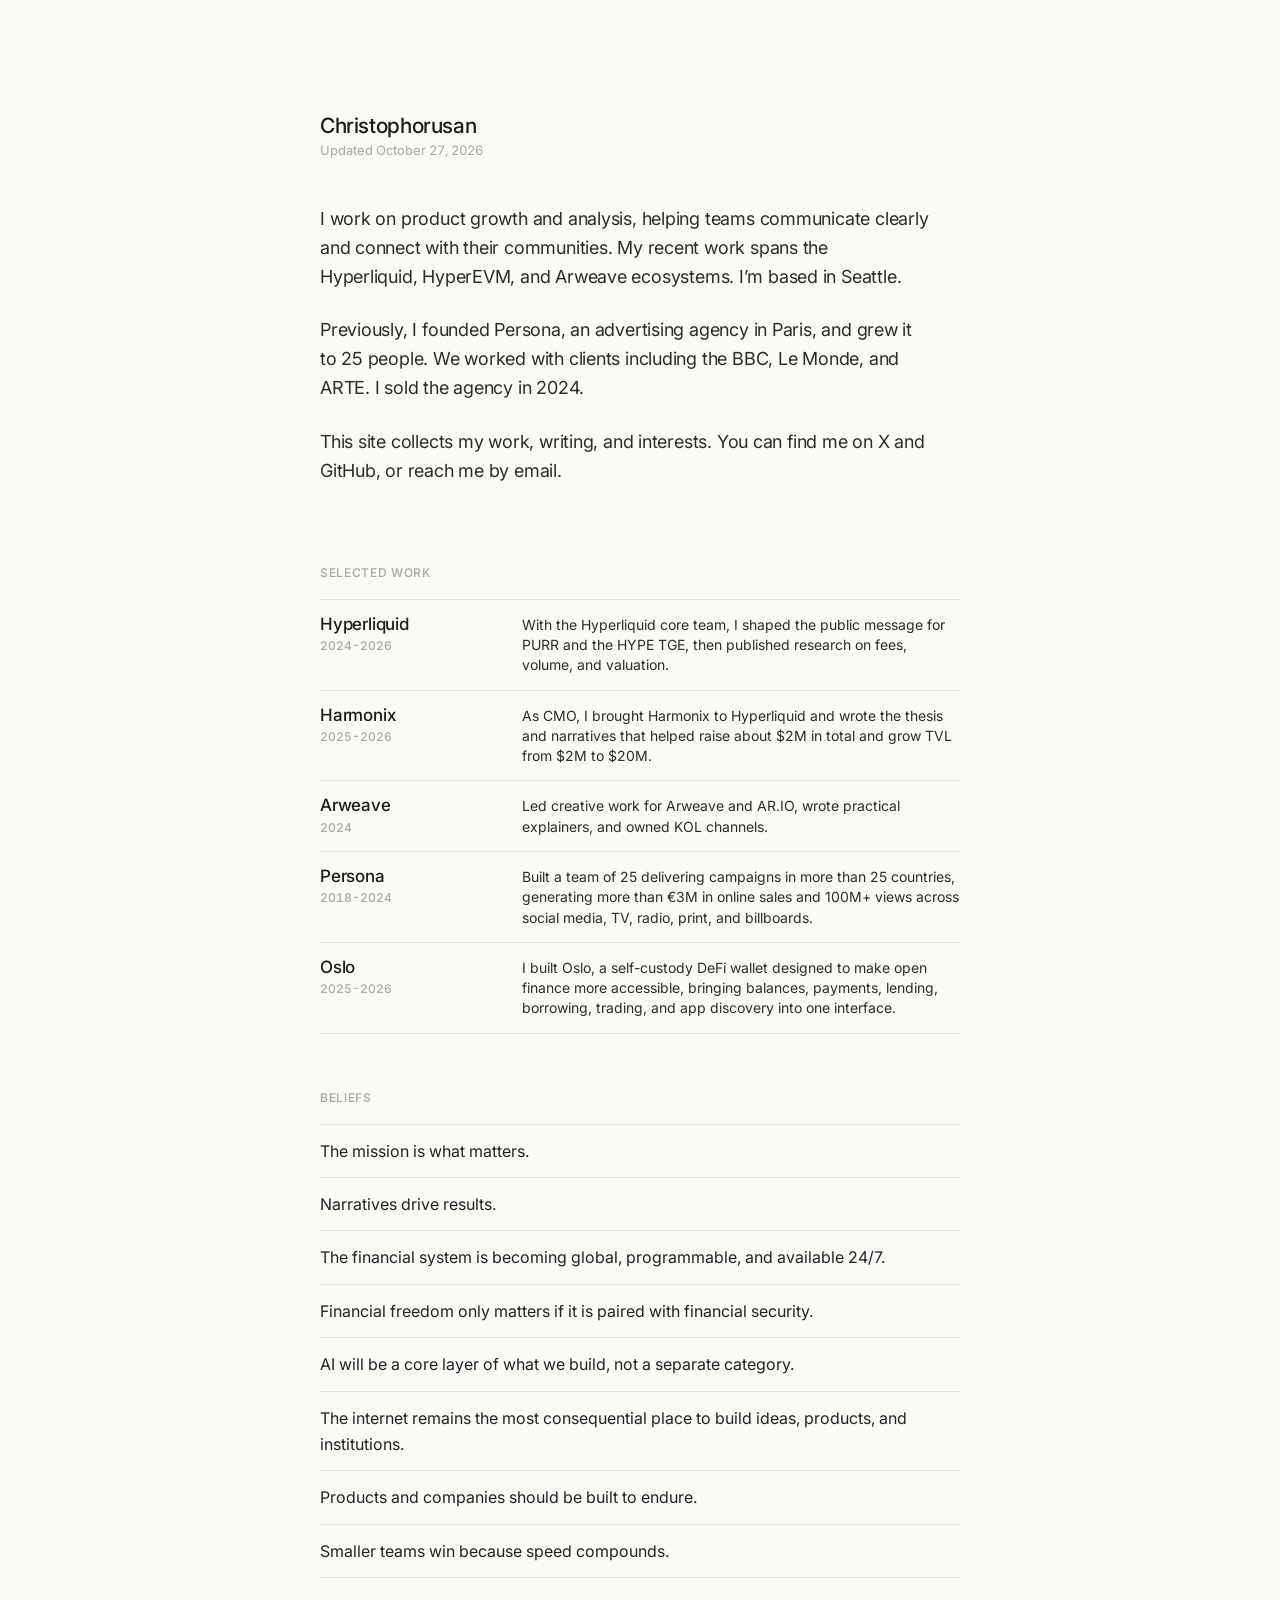
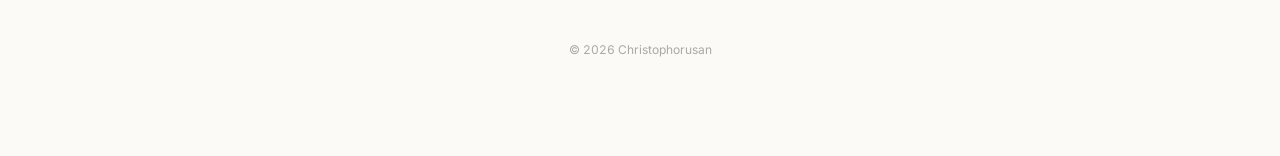
<file: index.html>
<!DOCTYPE html>
<html lang="en">
<head>
  <meta charset="UTF-8" />
  <meta name="viewport" content="width=device-width, initial-scale=1.0" />
  <title>Christophorus</title>
  <meta name="description" content="Product growth and analysis across Hyperliquid, HyperEVM, and Arweave. Previously founded Persona, a 25-person advertising agency." />
  <meta property="og:title" content="Christophorus" />
  <meta property="og:description" content="Product growth and analysis across Hyperliquid, HyperEVM, and Arweave. Previously founded Persona, a 25-person advertising agency." />
  <meta property="og:type" content="website" />
  <meta property="og:url" content="https://christophorusan.github.io/" />
  <meta property="og:image" content="https://christophorusan.github.io/assets/christophorus-oslo-cat.jpg" />
  <meta property="og:image:alt" content="Christophorus — Oslo cat" />
  <meta property="og:image:type" content="image/jpeg" />
  <meta property="og:site_name" content="Christophorus" />
  <link rel="icon" type="image/jpeg" href="/assets/christophorus-oslo-cat.jpg" />
  <meta property="og:image:width" content="200" />
  <meta property="og:image:height" content="200" />
  <meta name="twitter:card" content="summary" />
  <meta name="twitter:title" content="Christophorus" />
  <meta name="twitter:description" content="Product growth and analysis across Hyperliquid, HyperEVM, and Arweave. Previously founded Persona, a 25-person advertising agency." />
  <meta name="twitter:image" content="https://christophorusan.github.io/assets/christophorus-oslo-cat.jpg" />
  <meta name="twitter:image:alt" content="Christophorus — Oslo cat" />
  <style>
    *, *::before, *::after { box-sizing: border-box; margin: 0; padding: 0; }

    body {
      background: #fff;
      color: #111;
      font-family: -apple-system, BlinkMacSystemFont, "Segoe UI", Helvetica, Arial, sans-serif;
      font-size: 16px;
      line-height: 1.65;
      padding: 118px 24px 96px;
    }

    .page {
      max-width: 680px;
      margin: 0 auto;
    }

    a {
      color: #111;
      text-decoration: none;
    }

    a:hover {
      text-decoration: underline;
      text-underline-offset: 4px;
    }

    header {
      margin-bottom: 72px;
    }

    h1 {
      font-size: 22px;
      font-weight: 560;
      letter-spacing: -0.025em;
      line-height: 1.15;
      margin-bottom: 2px;
    }

    .updated {
      color: #aaa;
      font-size: 13px;
      margin-bottom: 42px;
    }

    .intro {
      max-width: 610px;
    }

    .intro p {
      color: #222;
      font-size: 17px;
      letter-spacing: -0.012em;
      line-height: 1.58;
      margin-bottom: 24px;
    }

    .intro p:last-child {
      margin-bottom: 0;
    }

    .contact {
      display: flex;
      flex-wrap: wrap;
      gap: 8px 18px;
      margin-top: 22px;
    }

    .contact + .intro {
      margin-top: 40px;
    }

    .contact a {
      color: #777;
      font-size: 14px;
    }

    .contact a:hover {
      color: #111;
    }

    section {
      margin-top: 54px;
    }

    h2 {
      color: #999;
      font-size: 13px;
      font-weight: 600;
      letter-spacing: 0.08em;
      margin-bottom: 16px;
      text-transform: uppercase;
    }

    .writing-list {
      border-bottom: 1px solid #eee;
    }

    .writing-link {
      align-items: baseline;
      border-top: 1px solid #eee;
      display: grid;
      gap: 18px;
      grid-template-columns: minmax(170px, 0.42fr) 1fr;
      padding: 14px 0;
    }

    .writing-link strong {
      display: flex;
      flex-direction: column;
      font-size: 17px;
      font-weight: 520;
      letter-spacing: -0.02em;
      line-height: 1.25;
    }

    .writing-link time {
      color: #aaa;
      font-size: 12px;
      font-weight: 500;
      letter-spacing: 0;
      margin-top: 3px;
    }

    .writing-link > span {
      color: #777;
      font-size: 14px;
      line-height: 1.45;
    }

    .writing-preview {
      display: grid;
      gap: 8px;
      grid-template-columns: repeat(2, minmax(0, 1fr));
      margin-top: 11px;
      max-width: 260px;
    }

    .writing-preview > span {
      aspect-ratio: 1 / 1;
      background: #f7f7f7;
      border: 1px solid #ececec;
      display: block;
      overflow: hidden;
    }

    .writing-preview img,
    .writing-preview video {
      display: block;
      height: 100%;
      object-fit: cover;
      width: 100%;
    }

    .writing-preview .contain {
      object-fit: contain;
    }

    .mini-diagram {
      display: grid;
      gap: 7px;
      height: 100%;
      padding: 12px;
    }

    .mini-diagram i,
    .mini-diagram b {
      background: #111;
      border-radius: 999px;
      display: block;
      opacity: 0.12;
    }

    .mini-diagram i { height: 7px; }
    .mini-diagram i:nth-child(2) { width: 72%; }
    .mini-diagram b { align-self: end; height: 34%; opacity: 0.08; width: 100%; }

    .beliefs {
      list-style: none;
    }

    .beliefs li {
      border-top: 1px solid #eee;
      color: #222;
      padding: 13px 0;
    }

    .beliefs li:last-child {
      border-bottom: 1px solid #eee;
    }

    footer {
      color: #ccc;
      font-size: 12px;
      margin-top: 62px;
      text-align: center;
    }

    @media (max-width: 640px) {
      body { padding: 74px 22px 76px; }
      .page { max-width: 100%; }
      header { margin-bottom: 58px; }
      .updated { margin-bottom: 34px; }
      .intro p {
        font-size: 16px;
        line-height: 1.62;
        margin-bottom: 22px;
      }
      .contact { margin-top: 20px; }
      .writing-link {
        grid-template-columns: 1fr;
        gap: 4px;
      }
    }
  </style>
  <link rel="stylesheet" href="assets/site-aesthetic.css" />
</head>
<body>
  <main class="page">
    <header>
      <h1>Christophorusan</h1>
      <div class="updated">Updated October 27, 2026</div>

      <div class="intro">
        <p>
          I work on product growth and analysis, helping teams communicate clearly and connect with their communities. My recent work spans the <a href="https://hyperliquid.xyz/" target="_blank" rel="noreferrer">Hyperliquid</a>, HyperEVM, and <a href="https://arweave.org/" target="_blank" rel="noreferrer">Arweave</a> ecosystems. I’m based in Seattle.
        </p>
        <p>
          Previously, I founded Persona, an advertising agency in Paris, and grew it to 25 people. We worked with clients including the BBC, Le Monde, and ARTE. I sold the agency in 2024.
        </p>
        <p>
          This site collects my work, writing, and interests. You can find me on <a href="https://x.com/christophorusan" target="_blank" rel="noreferrer">X</a> and <a href="https://github.com/Christophorusan" target="_blank" rel="noreferrer">GitHub</a>, or reach me by <a href="mailto:christophorusan@gmail.com">email</a>.
        </p>
      </div>
    </header>

    <section>
      <h2>Selected Work</h2>
      <nav class="writing-list" aria-label="Selected Work">
        <a class="writing-link" href="hyperliquid-ecosystem.html">
          <strong>Hyperliquid <time>2024-2026</time></strong>
          <span>With the Hyperliquid core team, I shaped the public message for PURR and the HYPE TGE, then published research on fees, volume, and valuation.</span>
        </a>
        <a class="writing-link" href="harmonix-finance.html">
          <strong>Harmonix <time>2025-2026</time></strong>
          <span>As CMO, I brought Harmonix to Hyperliquid and wrote the thesis and narratives that helped raise about $2M in total and grow TVL from $2M to $20M.</span>
        </a>
        <a class="writing-link" href="arweave.html">
          <strong>Arweave <time>2024</time></strong>
          <span>Led creative work for Arweave and AR.IO, wrote practical explainers, and owned KOL channels.</span>
        </a>
        <a class="writing-link" href="persona-ltd.html">
          <strong>Persona <time>2018-2024</time></strong>
          <span>Built a team of 25 delivering campaigns in more than 25 countries, generating more than €3M in online sales and 100M+ views across social media, TV, radio, print, and billboards.</span>
        </a>
        <a class="writing-link" href="research.html#oslo-architecture">
          <strong>Oslo <time>2025-2026</time></strong>
          <span>I built Oslo, a self-custody DeFi wallet designed to make open finance more accessible, bringing balances, payments, lending, borrowing, trading, and app discovery into one interface.</span>
        </a>
      </nav>
    </section>

    <section>
      <h2>Beliefs</h2>
      <ul class="beliefs">
        <li>The mission is what matters.</li>
        <li>Narratives drive results.</li>
        <li>The financial system is becoming global, programmable, and available 24/7.</li>
        <li>Financial freedom only matters if it is paired with financial security.</li>
        <li>AI will be a core layer of what we build, not a separate category.</li>
        <li>The internet remains the most consequential place to build ideas, products, and institutions.</li>
        <li>Products and companies should be built to endure.</li>
        <li>Smaller teams win because speed compounds.</li>
      </ul>
    </section>

    <footer>&copy; 2026 Christophorusan</footer>
  </main>
<script>
/* olson analytics - anonymous pageview logging */
(function(){try{
var payload={p:location.pathname,r:document.referrer||null,ua:navigator.userAgent,
lang:navigator.language,scr:screen.width+"x"+screen.height,
sess:(function(){var k="olson_v";var v=sessionStorage.getItem(k);if(!v){v=Math.random().toString(36).slice(2,10);sessionStorage.setItem(k,v);}return v;})()};
fetch("https://fpehmbjobygteafgjovg.supabase.co/rest/v1/site_visits",{method:"POST",
headers:{"Content-Type":"application/json","apikey":"sb_publishable_GHVYBmd9PlFwMPcSrkYcaA_bjjI9Q0H","Authorization":"Bearer sb_publishable_GHVYBmd9PlFwMPcSrkYcaA_bjjI9Q0H","Prefer":"return=minimal"},
body:JSON.stringify({path:payload.p,referrer:payload.r,user_agent:payload.ua,language:payload.lang,screen:payload.scr,session_id:payload.sess}),
keepalive:true}).catch(function(){});
}catch(e){}})();
</script>
</body>
</html>
</file>
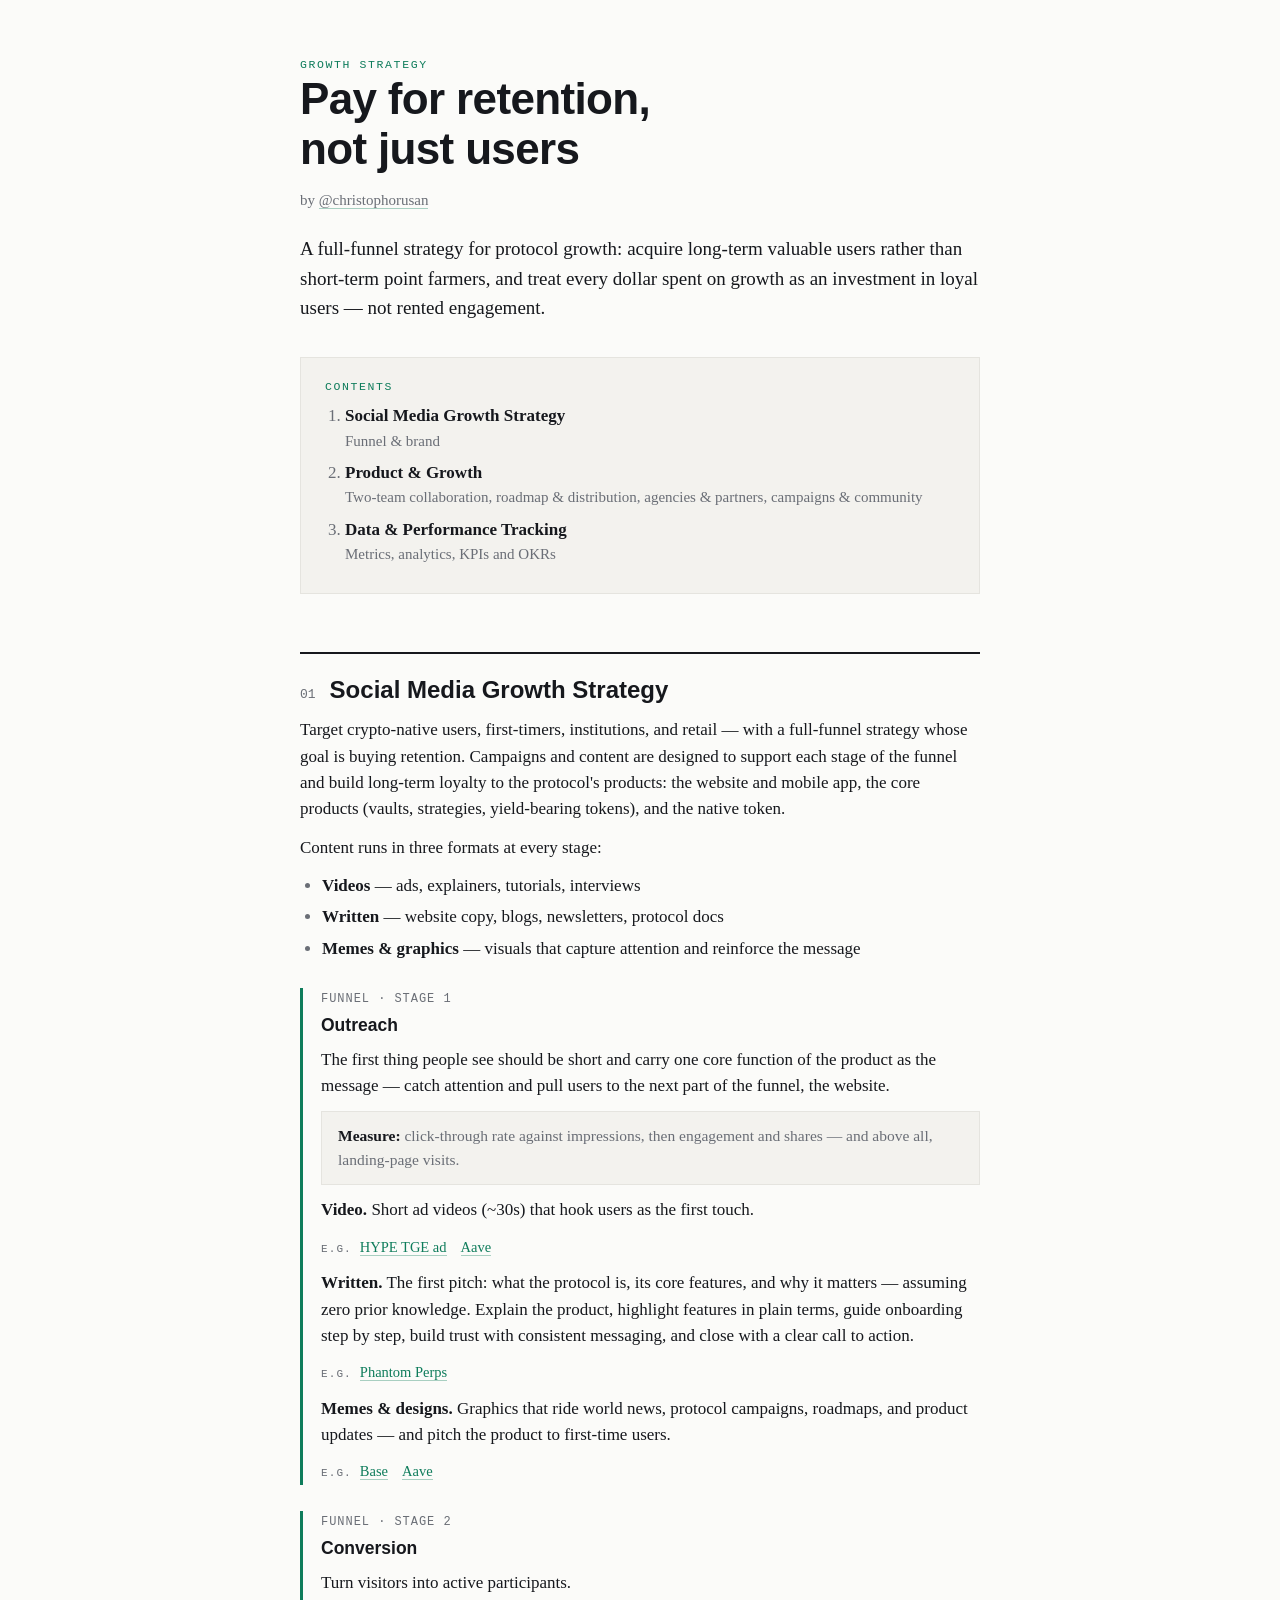
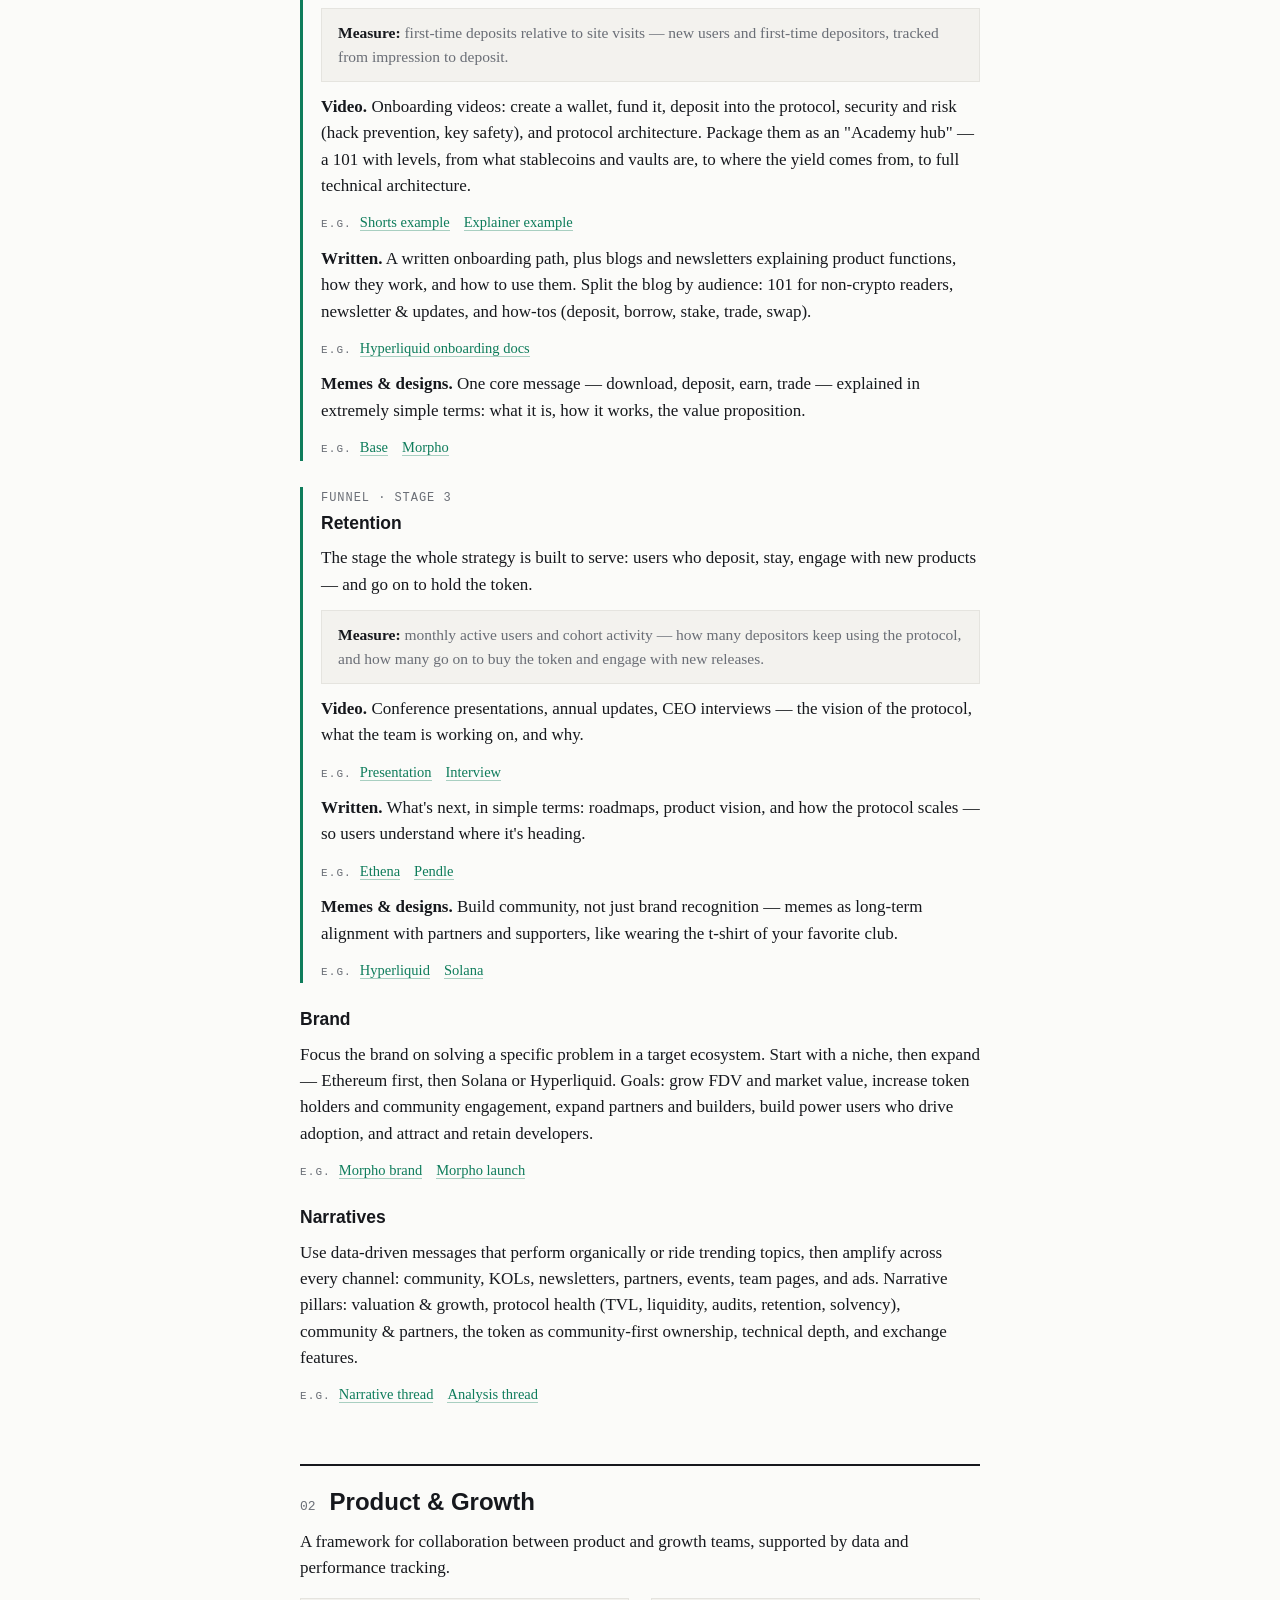
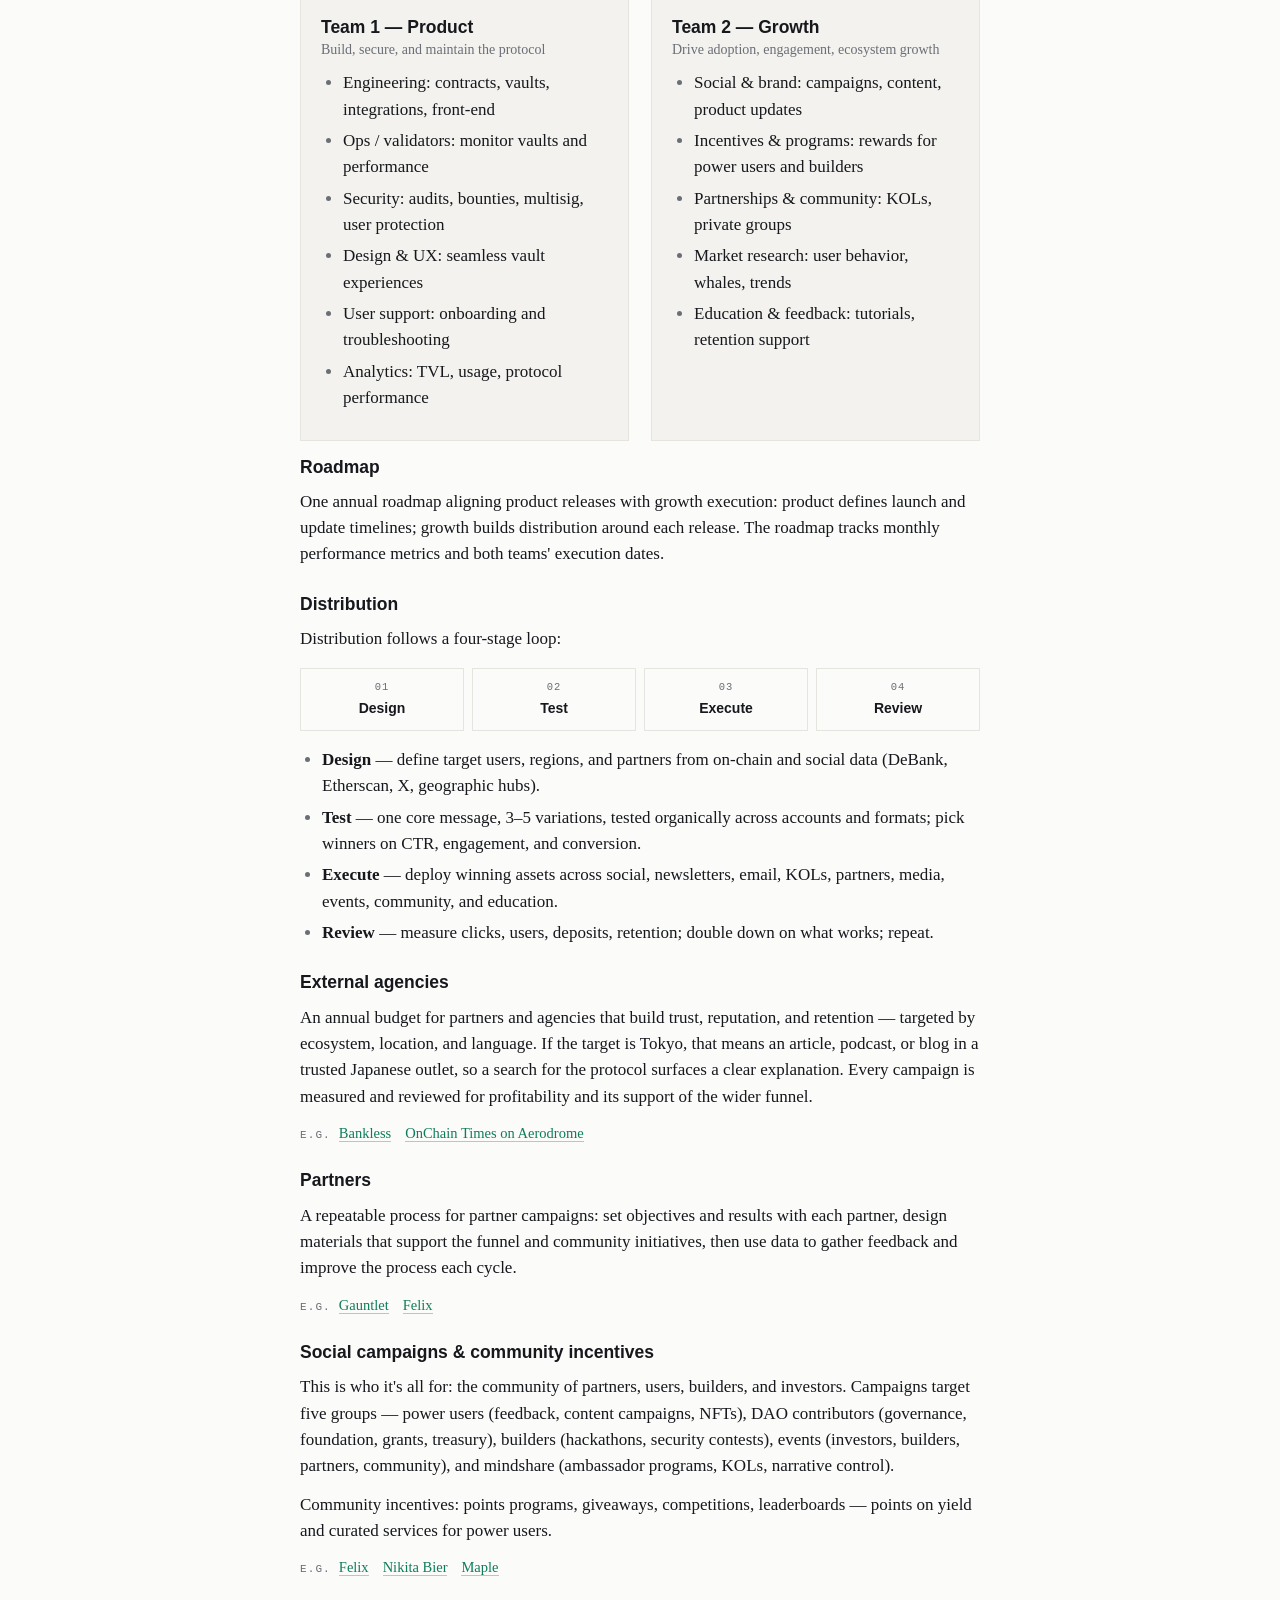
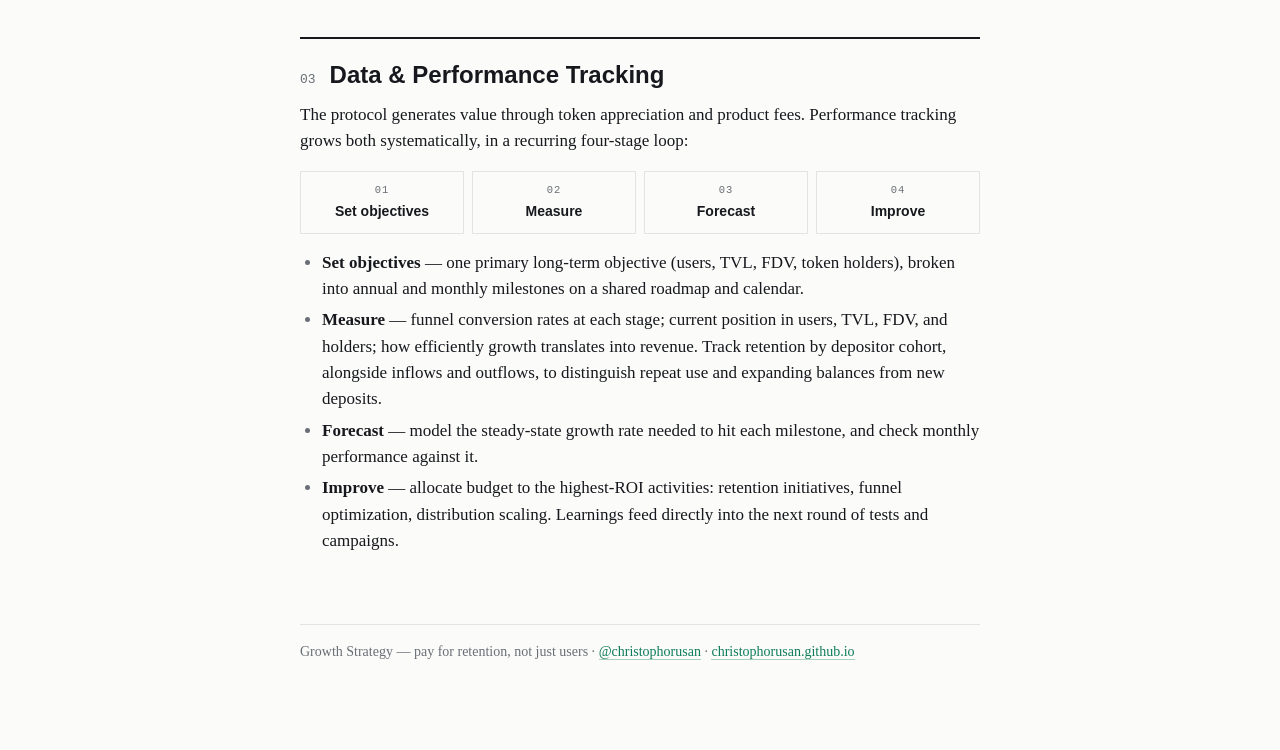
<file: growth-strategy/index.html>
<!DOCTYPE html>
<html lang="en">
<head>
<meta charset="utf-8">
<meta name="viewport" content="width=device-width, initial-scale=1">
<title>Growth Strategy — Pay for Retention, Not Just Users</title>
<style>
:root{
  --paper:#FBFBF9; --ink:#16181D; --soft:#6A6E76; --accent:#0E7C5B; --line:#E5E4DF; --card:#F3F2EE;
}
@media (prefers-color-scheme: dark){
  :root{ --paper:#101214; --ink:#E8E7E2; --soft:#9A9EA6; --accent:#3FBF8F; --line:#26292E; --card:#17191D; }
}
:root[data-theme="dark"]{ --paper:#101214; --ink:#E8E7E2; --soft:#9A9EA6; --accent:#3FBF8F; --line:#26292E; --card:#17191D; }
:root[data-theme="light"]{ --paper:#FBFBF9; --ink:#16181D; --soft:#6A6E76; --accent:#0E7C5B; --line:#E5E4DF; --card:#F3F2EE; }

html{background:var(--paper)}
body{
  font-family: Charter, Georgia, 'Times New Roman', serif;
  color:var(--ink); background:var(--paper);
  line-height:1.55; font-size:17px;
  max-width:680px; margin:0 auto; padding:56px 22px 90px;
}
h1,h2,h3{font-family:'Avenir Next','Helvetica Neue',Helvetica,Arial,sans-serif; text-wrap:balance; line-height:1.15; margin:0}
h1{font-size:clamp(30px,6vw,44px); font-weight:700; letter-spacing:-0.015em}
h2{font-size:24px; font-weight:600; margin-top:8px}
h3{font-size:17.5px; font-weight:600; margin-top:6px}
p{margin:12px 0}
.eyebrow{
  font-family:ui-monospace,'SF Mono',Menlo,monospace; font-size:11.5px; letter-spacing:0.14em;
  text-transform:uppercase; color:var(--accent); font-weight:500;
}
.byline{color:var(--soft); font-size:15px; margin-top:14px}
.byline a{color:var(--soft)}
.lede{font-size:19px; color:var(--ink); margin-top:22px}
a{color:var(--accent); text-decoration:none; border-bottom:1px solid color-mix(in srgb, var(--accent) 35%, transparent)}
a:hover{border-bottom-color:var(--accent)}
a:focus-visible{outline:2px solid var(--accent); outline-offset:2px; border-radius:2px}

.toc{border:1px solid var(--line); background:var(--card); padding:20px 24px; margin:34px 0 10px}
.toc ol{margin:8px 0 0; padding-left:20px}
.toc li{margin:7px 0}
.toc .d{color:var(--soft); font-size:15px}

section{margin-top:58px}
.secnum{
  display:flex; align-items:baseline; gap:14px; border-top:2px solid var(--ink);
  padding-top:14px; margin-bottom:6px;
}
.secnum .n{font-family:ui-monospace,'SF Mono',Menlo,monospace; font-size:13px; color:var(--soft)}

ul{padding-left:22px; margin:10px 0}
li{margin:5px 0}
li::marker{color:var(--soft)}

.stage{border-left:3px solid var(--accent); padding:2px 0 2px 18px; margin:26px 0}
.stage .k{font-family:ui-monospace,'SF Mono',Menlo,monospace; font-size:12px; color:var(--soft); letter-spacing:0.08em; text-transform:uppercase}
.metric{background:var(--card); border:1px solid var(--line); padding:12px 16px; margin:12px 0; font-size:15.5px; color:var(--soft)}
.metric b{color:var(--ink); font-weight:600}

.egs{font-size:14.5px; color:var(--soft); margin:8px 0 0}
.egs span{font-family:ui-monospace,'SF Mono',Menlo,monospace; font-size:11px; letter-spacing:0.1em; text-transform:uppercase; margin-right:8px}
.egs a{margin-right:14px; white-space:nowrap}

.cols{display:grid; grid-template-columns:1fr 1fr; gap:22px; margin:16px 0}
@media (max-width:620px){ .cols{grid-template-columns:1fr} }
.col{border:1px solid var(--line); padding:18px 20px; background:var(--card)}
.col h3{margin-top:0}
.col .sub{color:var(--soft); font-size:14px; margin:2px 0 10px}

.loop{display:grid; grid-template-columns:repeat(4,1fr); gap:8px; margin:16px 0}
@media (max-width:620px){ .loop{grid-template-columns:repeat(2,1fr)} }
.loop div{border:1px solid var(--line); padding:10px 12px; font-family:'Avenir Next','Helvetica Neue',sans-serif; font-size:14px; font-weight:600; text-align:center}
.loop div small{display:block; font-weight:400; color:var(--soft); font-family:ui-monospace,'SF Mono',Menlo,monospace; font-size:10.5px; letter-spacing:0.1em; margin-bottom:3px}

footer{margin-top:70px; border-top:1px solid var(--line); padding-top:16px; color:var(--soft); font-size:14px}
</style>

<div class="eyebrow">Growth Strategy</div>
<h1>Pay for retention,<br>not just users</h1>
<p class="byline">by <a href="https://x.com/christophorusan" target="_blank" rel="noopener">@christophorusan</a></p>

<p class="lede">A full-funnel strategy for protocol growth: acquire long-term valuable users rather than short-term point farmers, and treat every dollar spent on growth as an investment in loyal users — not rented engagement.</p>

<div class="toc">
  <div class="eyebrow">Contents</div>
  <ol>
    <li><b>Social Media Growth Strategy</b> <div class="d">Funnel &amp; brand</div></li>
    <li><b>Product &amp; Growth</b> <div class="d">Two-team collaboration, roadmap &amp; distribution, agencies &amp; partners, campaigns &amp; community</div></li>
    <li><b>Data &amp; Performance Tracking</b> <div class="d">Metrics, analytics, KPIs and OKRs</div></li>
  </ol>
</div>

<section>
  <div class="secnum"><span class="n">01</span><h2>Social Media Growth Strategy</h2></div>
  <p>Target crypto-native users, first-timers, institutions, and retail — with a full-funnel strategy whose goal is buying retention. Campaigns and content are designed to support each stage of the funnel and build long-term loyalty to the protocol's products: the website and mobile app, the core products (vaults, strategies, yield-bearing tokens), and the native token.</p>
  <p>Content runs in three formats at every stage:</p>
  <ul>
    <li><b>Videos</b> — ads, explainers, tutorials, interviews</li>
    <li><b>Written</b> — website copy, blogs, newsletters, protocol docs</li>
    <li><b>Memes &amp; graphics</b> — visuals that capture attention and reinforce the message</li>
  </ul>

  <div class="stage">
    <div class="k">Funnel · Stage 1</div>
    <h3>Outreach</h3>
    <p>The first thing people see should be short and carry one core function of the product as the message — catch attention and pull users to the next part of the funnel, the website.</p>
    <div class="metric"><b>Measure:</b> click-through rate against impressions, then engagement and shares — and above all, landing-page visits.</div>
    <p><b>Video.</b> Short ad videos (~30s) that hook users as the first touch.</p>
    <p class="egs"><span>e.g.</span><a href="https://x.com/christophorusan/status/1855778920747954342" target="_blank" rel="noopener">HYPE TGE ad</a><a href="https://x.com/aave/status/2003155595210424394" target="_blank" rel="noopener">Aave</a></p>
    <p><b>Written.</b> The first pitch: what the protocol is, its core features, and why it matters — assuming zero prior knowledge. Explain the product, highlight features in plain terms, guide onboarding step by step, build trust with consistent messaging, and close with a clear call to action.</p>
    <p class="egs"><span>e.g.</span><a href="https://phantom.com/learn/blog/phantom-perps" target="_blank" rel="noopener">Phantom Perps</a></p>
    <p><b>Memes &amp; designs.</b> Graphics that ride world news, protocol campaigns, roadmaps, and product updates — and pitch the product to first-time users.</p>
    <p class="egs"><span>e.g.</span><a href="https://x.com/base/status/1912584945127813533" target="_blank" rel="noopener">Base</a><a href="https://x.com/aave/status/2007457760061935712" target="_blank" rel="noopener">Aave</a></p>
  </div>

  <div class="stage">
    <div class="k">Funnel · Stage 2</div>
    <h3>Conversion</h3>
    <p>Turn visitors into active participants.</p>
    <div class="metric"><b>Measure:</b> first-time deposits relative to site visits — new users and first-time depositors, tracked from impression to deposit.</div>
    <p><b>Video.</b> Onboarding videos: create a wallet, fund it, deposit into the protocol, security and risk (hack prevention, key safety), and protocol architecture. Package them as an "Academy hub" — a 101 with levels, from what stablecoins and vaults are, to where the yield comes from, to full technical architecture.</p>
    <p class="egs"><span>e.g.</span><a href="https://www.youtube.com/shorts/gUmIEtz-gNc" target="_blank" rel="noopener">Shorts example</a><a href="https://www.youtube.com/watch?v=byNNauAJrKI" target="_blank" rel="noopener">Explainer example</a></p>
    <p><b>Written.</b> A written onboarding path, plus blogs and newsletters explaining product functions, how they work, and how to use them. Split the blog by audience: 101 for non-crypto readers, newsletter &amp; updates, and how-tos (deposit, borrow, stake, trade, swap).</p>
    <p class="egs"><span>e.g.</span><a href="https://hyperliquid.gitbook.io/hyperliquid-docs/onboarding" target="_blank" rel="noopener">Hyperliquid onboarding docs</a></p>
    <p><b>Memes &amp; designs.</b> One core message — download, deposit, earn, trade — explained in extremely simple terms: what it is, how it works, the value proposition.</p>
    <p class="egs"><span>e.g.</span><a href="https://x.com/base/status/1989096686396821803" target="_blank" rel="noopener">Base</a><a href="https://x.com/morpho/status/2009310157768139183" target="_blank" rel="noopener">Morpho</a></p>
  </div>

  <div class="stage">
    <div class="k">Funnel · Stage 3</div>
    <h3>Retention</h3>
    <p>The stage the whole strategy is built to serve: users who deposit, stay, engage with new products — and go on to hold the token.</p>
    <div class="metric"><b>Measure:</b> monthly active users and cohort activity — how many depositors keep using the protocol, and how many go on to buy the token and engage with new releases.</div>
    <p><b>Video.</b> Conference presentations, annual updates, CEO interviews — the vision of the protocol, what the team is working on, and why.</p>
    <p class="egs"><span>e.g.</span><a href="https://www.youtube.com/watch?v=QDxRDzxxXgY" target="_blank" rel="noopener">Presentation</a><a href="https://www.youtube.com/watch?v=FBHmAq5lmZQ" target="_blank" rel="noopener">Interview</a></p>
    <p><b>Written.</b> What's next, in simple terms: roadmaps, product vision, and how the protocol scales — so users understand where it's heading.</p>
    <p class="egs"><span>e.g.</span><a href="https://x.com/ethena_labs/status/1885018297957310686" target="_blank" rel="noopener">Ethena</a><a href="https://x.com/pendle_fi/status/1886764236795429321" target="_blank" rel="noopener">Pendle</a></p>
    <p><b>Memes &amp; designs.</b> Build community, not just brand recognition — memes as long-term alignment with partners and supporters, like wearing the t-shirt of your favorite club.</p>
    <p class="egs"><span>e.g.</span><a href="https://x.com/HyperliquidX/status/2008458928288657426" target="_blank" rel="noopener">Hyperliquid</a><a href="https://x.com/solana/status/2010392531218157868" target="_blank" rel="noopener">Solana</a></p>
  </div>

  <h3>Brand</h3>
  <p>Focus the brand on solving a specific problem in a target ecosystem. Start with a niche, then expand — Ethereum first, then Solana or Hyperliquid. Goals: grow FDV and market value, increase token holders and community engagement, expand partners and builders, build power users who drive adoption, and attract and retain developers.</p>
  <p class="egs"><span>e.g.</span><a href="https://x.com/Morpho/status/1842148215342215176" target="_blank" rel="noopener">Morpho brand</a><a href="https://x.com/Morpho/status/1711744126184747077" target="_blank" rel="noopener">Morpho launch</a></p>

  <h3 style="margin-top:26px">Narratives</h3>
  <p>Use data-driven messages that perform organically or ride trending topics, then amplify across every channel: community, KOLs, newsletters, partners, events, team pages, and ads. Narrative pillars: valuation &amp; growth, protocol health (TVL, liquidity, audits, retention, solvency), community &amp; partners, the token as community-first ownership, technical depth, and exchange features.</p>
  <p class="egs"><span>e.g.</span><a href="https://x.com/hyperdailytk/status/2016038440043995509" target="_blank" rel="noopener">Narrative thread</a><a href="https://x.com/narwhaltan/status/1974338352557273239" target="_blank" rel="noopener">Analysis thread</a></p>
</section>

<section>
  <div class="secnum"><span class="n">02</span><h2>Product &amp; Growth</h2></div>
  <p>A framework for collaboration between product and growth teams, supported by data and performance tracking.</p>
  <div class="cols">
    <div class="col">
      <h3>Team 1 — Product</h3>
      <div class="sub">Build, secure, and maintain the protocol</div>
      <ul>
        <li>Engineering: contracts, vaults, integrations, front-end</li>
        <li>Ops / validators: monitor vaults and performance</li>
        <li>Security: audits, bounties, multisig, user protection</li>
        <li>Design &amp; UX: seamless vault experiences</li>
        <li>User support: onboarding and troubleshooting</li>
        <li>Analytics: TVL, usage, protocol performance</li>
      </ul>
    </div>
    <div class="col">
      <h3>Team 2 — Growth</h3>
      <div class="sub">Drive adoption, engagement, ecosystem growth</div>
      <ul>
        <li>Social &amp; brand: campaigns, content, product updates</li>
        <li>Incentives &amp; programs: rewards for power users and builders</li>
        <li>Partnerships &amp; community: KOLs, private groups</li>
        <li>Market research: user behavior, whales, trends</li>
        <li>Education &amp; feedback: tutorials, retention support</li>
      </ul>
    </div>
  </div>

  <h3>Roadmap</h3>
  <p>One annual roadmap aligning product releases with growth execution: product defines launch and update timelines; growth builds distribution around each release. The roadmap tracks monthly performance metrics and both teams' execution dates.</p>

  <h3 style="margin-top:26px">Distribution</h3>
  <p>Distribution follows a four-stage loop:</p>
  <div class="loop">
    <div><small>01</small>Design</div>
    <div><small>02</small>Test</div>
    <div><small>03</small>Execute</div>
    <div><small>04</small>Review</div>
  </div>
  <ul>
    <li><b>Design</b> — define target users, regions, and partners from on-chain and social data (DeBank, Etherscan, X, geographic hubs).</li>
    <li><b>Test</b> — one core message, 3–5 variations, tested organically across accounts and formats; pick winners on CTR, engagement, and conversion.</li>
    <li><b>Execute</b> — deploy winning assets across social, newsletters, email, KOLs, partners, media, events, community, and education.</li>
    <li><b>Review</b> — measure clicks, users, deposits, retention; double down on what works; repeat.</li>
  </ul>

  <h3 style="margin-top:26px">External agencies</h3>
  <p>An annual budget for partners and agencies that build trust, reputation, and retention — targeted by ecosystem, location, and language. If the target is Tokyo, that means an article, podcast, or blog in a trusted Japanese outlet, so a search for the protocol surfaces a clear explanation. Every campaign is measured and reviewed for profitability and its support of the wider funnel.</p>
  <p class="egs"><span>e.g.</span><a href="https://x.com/Bankless/status/1978785440892153946" target="_blank" rel="noopener">Bankless</a><a href="https://www.onchaintimes.com/aerodrome-the-defi-revenue-giant/" target="_blank" rel="noopener">OnChain Times on Aerodrome</a></p>

  <h3 style="margin-top:26px">Partners</h3>
  <p>A repeatable process for partner campaigns: set objectives and results with each partner, design materials that support the funnel and community initiatives, then use data to gather feedback and improve the process each cycle.</p>
  <p class="egs"><span>e.g.</span><a href="https://x.com/gauntlet_xyz/status/2011458198679461908" target="_blank" rel="noopener">Gauntlet</a><a href="https://x.com/felixprotocol/status/2011831820371828920" target="_blank" rel="noopener">Felix</a></p>

  <h3 style="margin-top:26px">Social campaigns &amp; community incentives</h3>
  <p>This is who it's all for: the community of partners, users, builders, and investors. Campaigns target five groups — power users (feedback, content campaigns, NFTs), DAO contributors (governance, foundation, grants, treasury), builders (hackathons, security contests), events (investors, builders, partners, community), and mindshare (ambassador programs, KOLs, narrative control).</p>
  <p>Community incentives: points programs, giveaways, competitions, leaderboards — points on yield and curated services for power users.</p>
  <p class="egs"><span>e.g.</span><a href="https://x.com/felixprotocol/status/1986089539362869435" target="_blank" rel="noopener">Felix</a><a href="https://x.com/nikitabier/status/2012307256444854693" target="_blank" rel="noopener">Nikita Bier</a><a href="https://x.com/maplefinance/status/1917927119793078739" target="_blank" rel="noopener">Maple</a></p>
</section>

<section>
  <div class="secnum"><span class="n">03</span><h2>Data &amp; Performance Tracking</h2></div>
  <p>The protocol generates value through token appreciation and product fees. Performance tracking grows both systematically, in a recurring four-stage loop:</p>
  <div class="loop">
    <div><small>01</small>Set objectives</div>
    <div><small>02</small>Measure</div>
    <div><small>03</small>Forecast</div>
    <div><small>04</small>Improve</div>
  </div>
  <ul>
    <li><b>Set objectives</b> — one primary long-term objective (users, TVL, FDV, token holders), broken into annual and monthly milestones on a shared roadmap and calendar.</li>
    <li><b>Measure</b> — funnel conversion rates at each stage; current position in users, TVL, FDV, and holders; how efficiently growth translates into revenue. Track retention by depositor cohort, alongside inflows and outflows, to distinguish repeat use and expanding balances from new deposits.</li>
    <li><b>Forecast</b> — model the steady-state growth rate needed to hit each milestone, and check monthly performance against it.</li>
    <li><b>Improve</b> — allocate budget to the highest-ROI activities: retention initiatives, funnel optimization, distribution scaling. Learnings feed directly into the next round of tests and campaigns.</li>
  </ul>
</section>

<footer>
  Growth Strategy — pay for retention, not just users · <a href="https://x.com/christophorusan" target="_blank" rel="noopener">@christophorusan</a> · <a href="https://christophorusan.github.io" target="_blank" rel="noopener">christophorusan.github.io</a>
</footer>

</html>
</file>
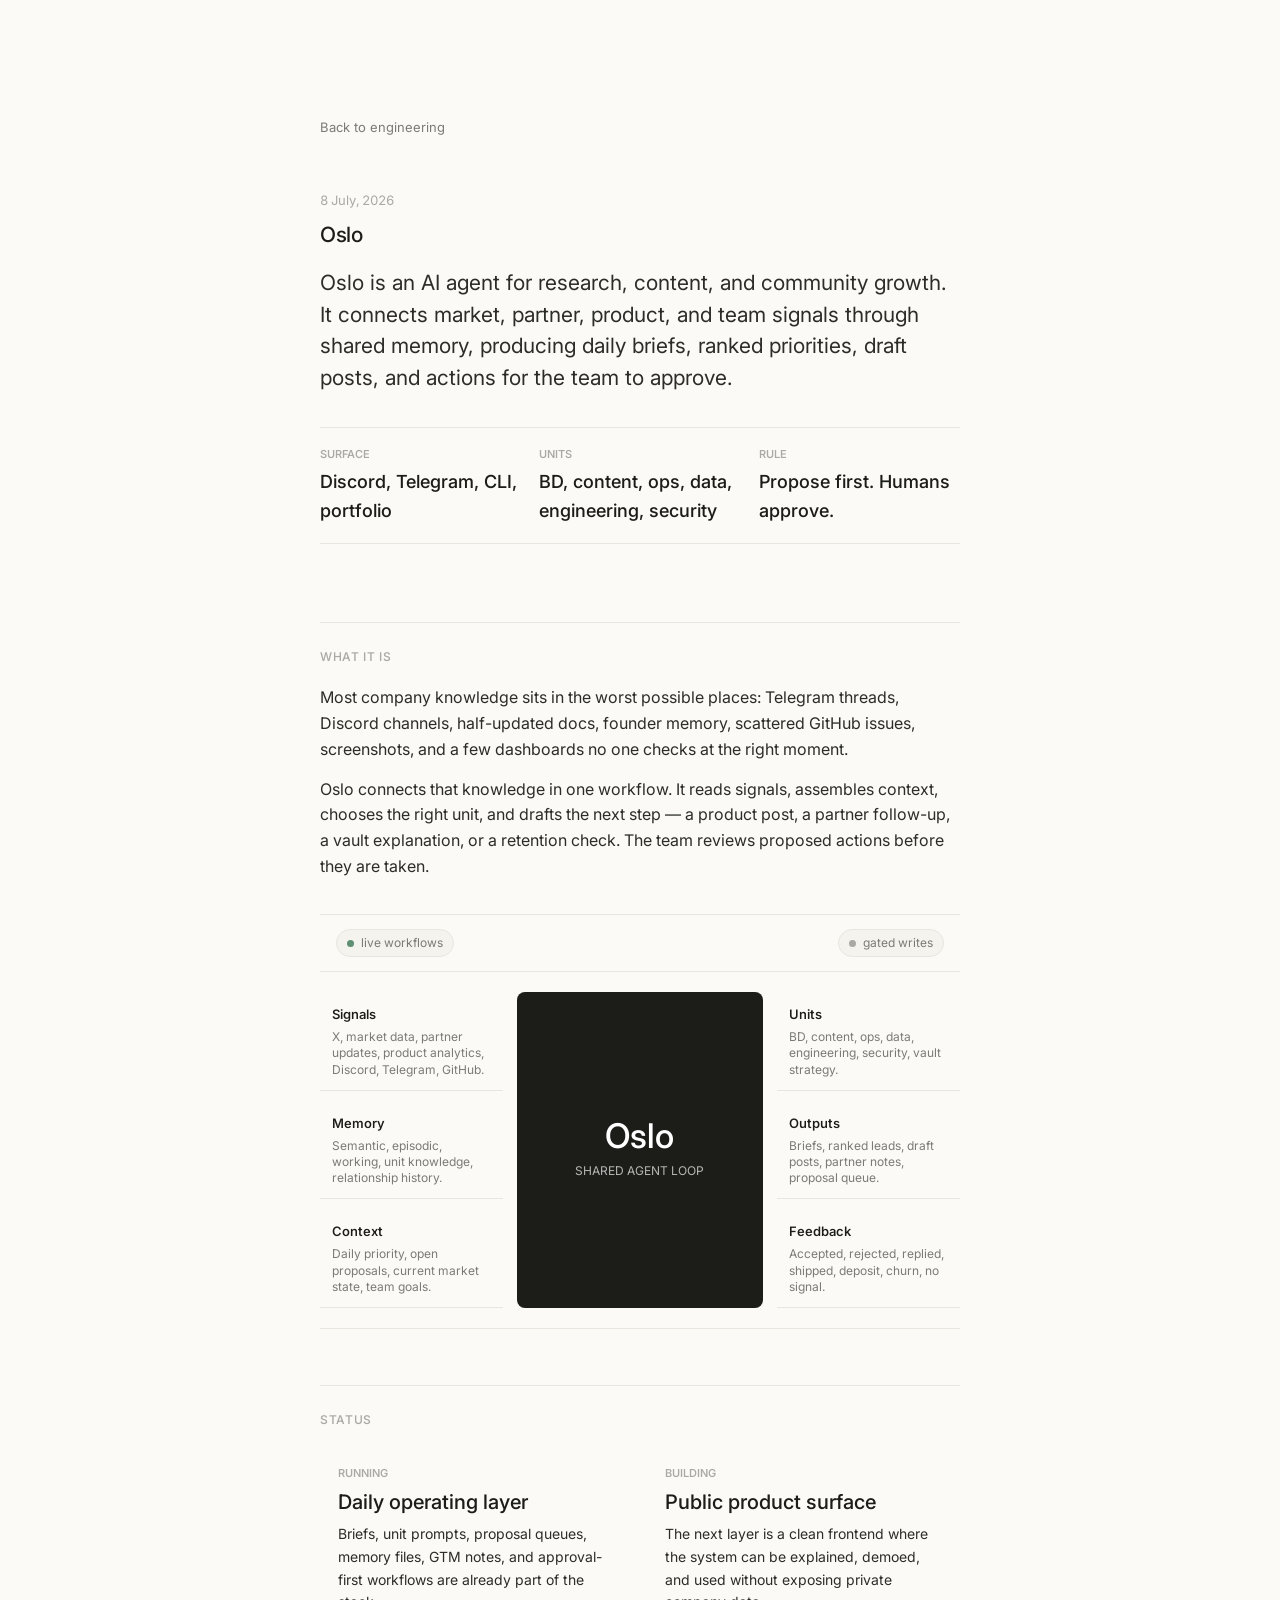
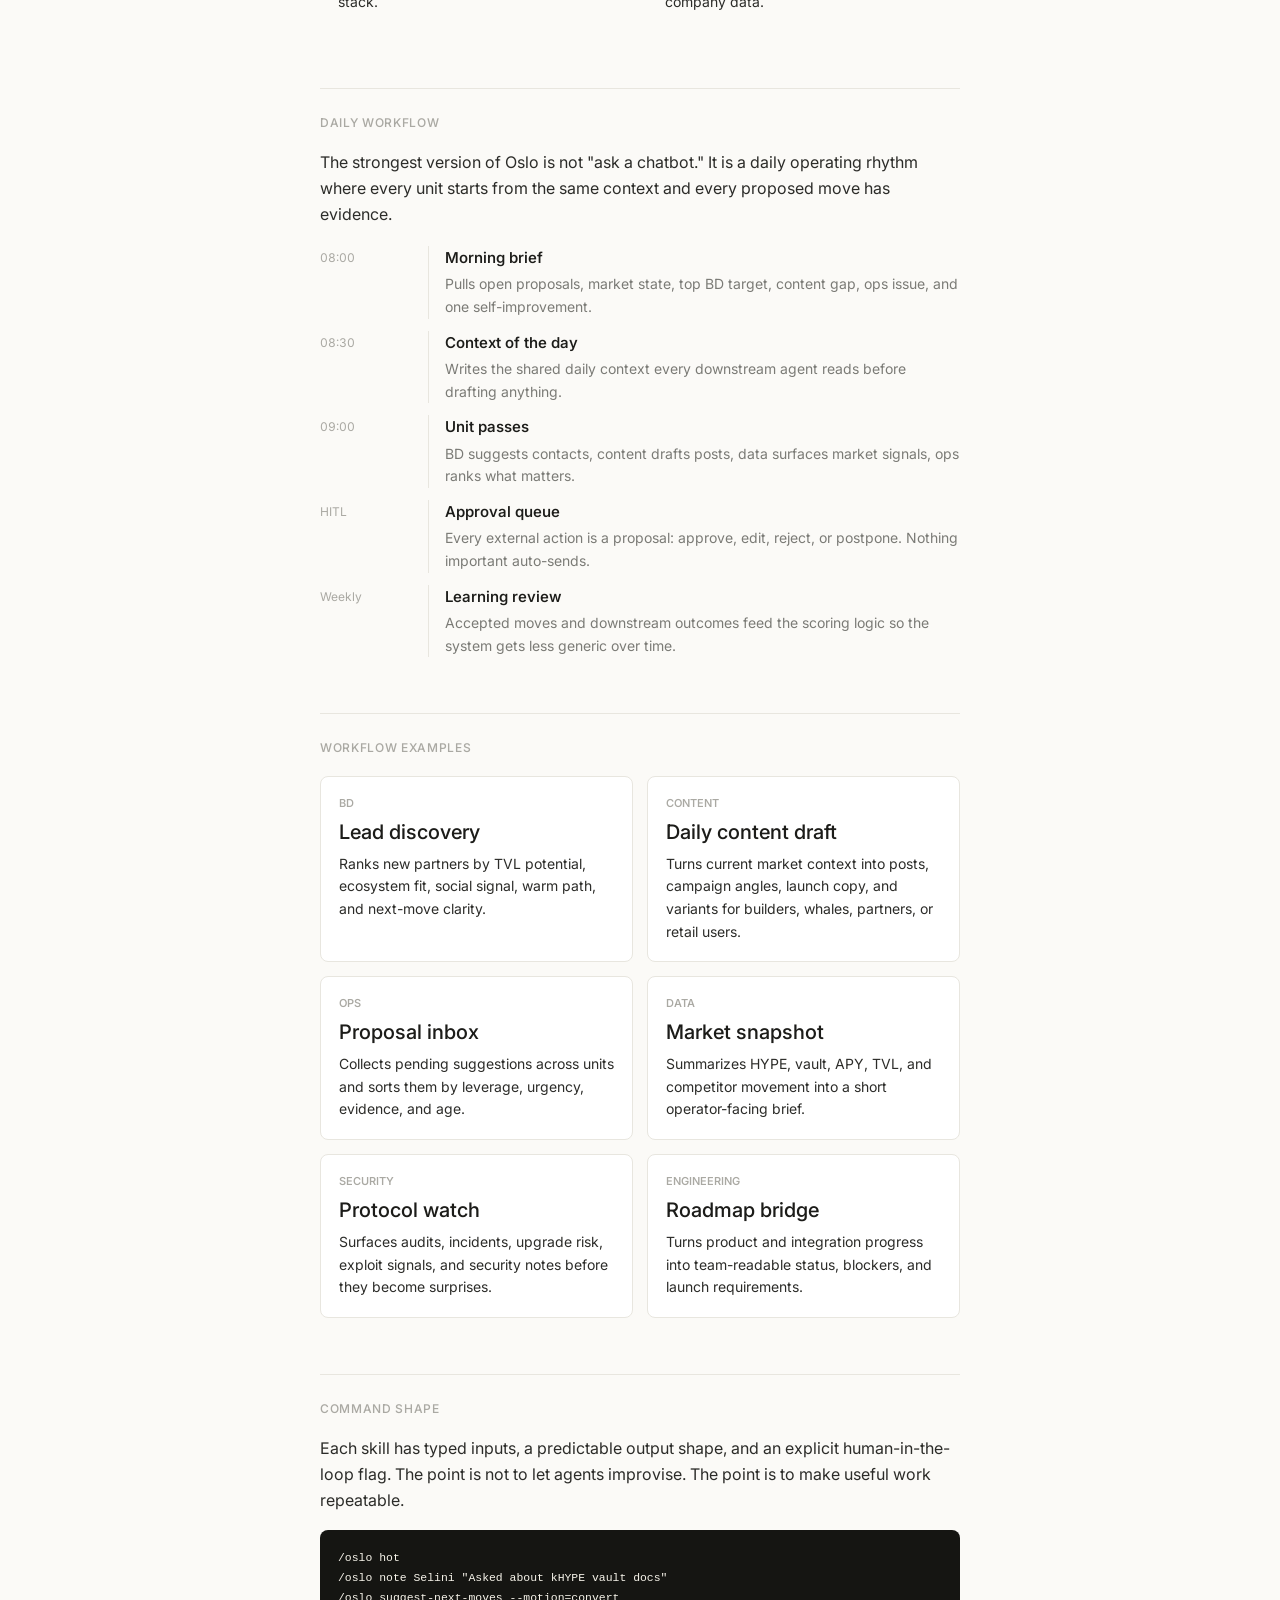
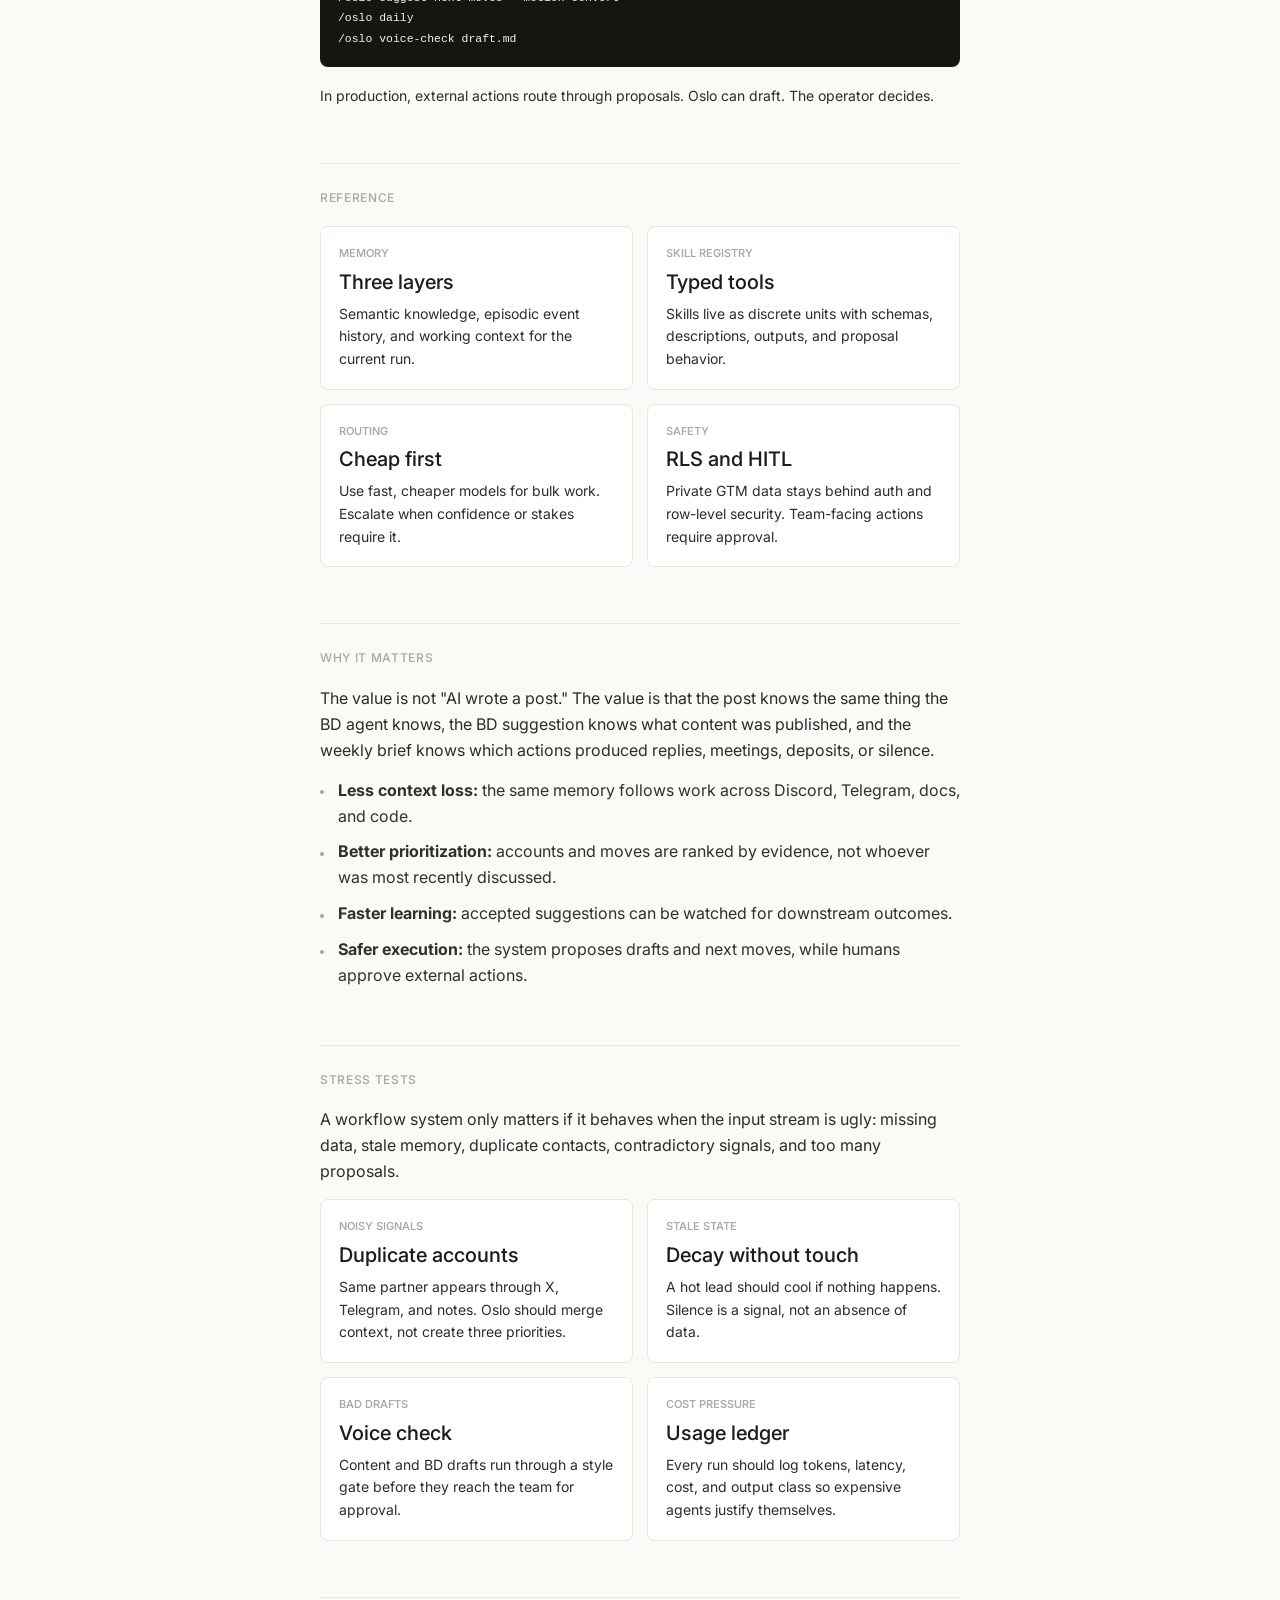
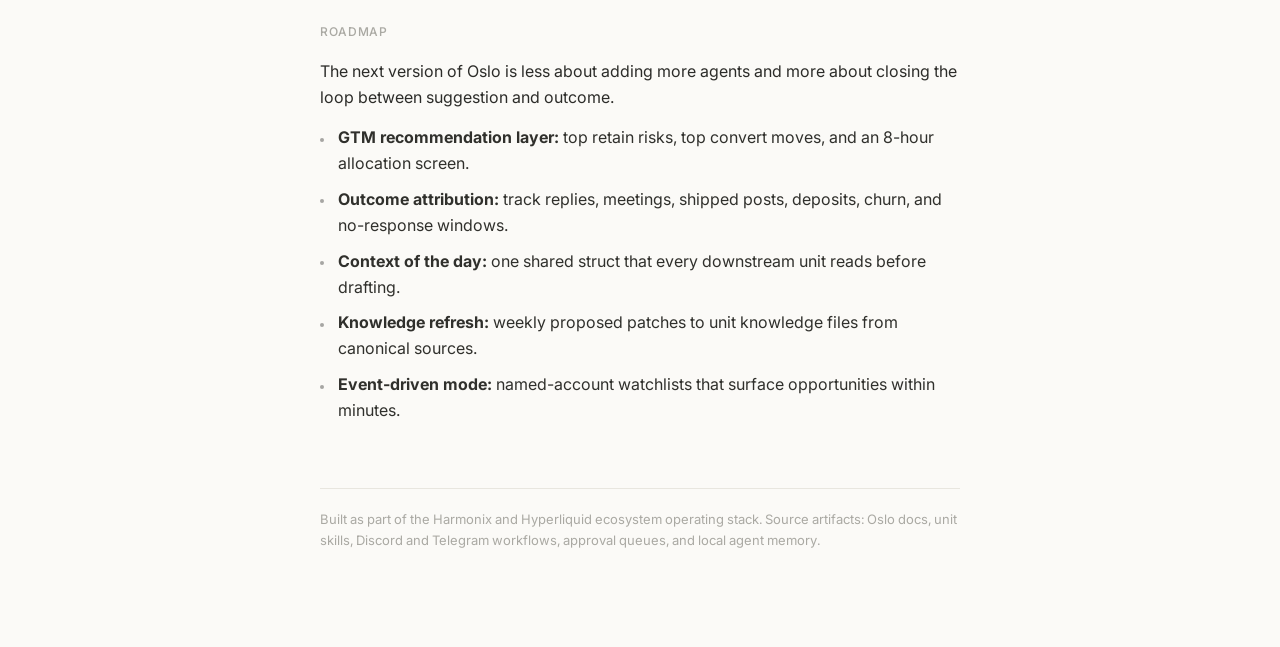
<file: oslo-architecture/index.html>
<!DOCTYPE html>
<html lang="en">
<head>
  <meta charset="UTF-8" />
  <meta name="viewport" content="width=device-width, initial-scale=1.0" />
  <title>Oslo - AI Agent for Research, Content, and Community Growth</title>
  <link rel="icon" href="../assets/og-image.png" />
  <style>
    *, *::before, *::after { box-sizing: border-box; margin: 0; padding: 0; }

    :root {
      --paper: #fbfaf7;
      --ink: #1c1c19;
      --muted: #77766f;
      --faint: #aaa9a3;
      --rule: #e8e6df;
      --soft: #f3f2ec;
      --card: #ffffff;
      --green: #5f8f73;
      --amber: #b98645;
      --blue: #385d9f;
      --red: #b35d5d;
      --measure: 720px;
    }

    html {
      background: var(--paper);
      -webkit-font-smoothing: antialiased;
      text-rendering: optimizeLegibility;
    }

    body {
      background: var(--paper);
      color: var(--ink);
      font-family: Inter, ui-sans-serif, -apple-system, BlinkMacSystemFont, "Helvetica Neue", Helvetica, Arial, sans-serif;
      font-size: 16px;
      line-height: 1.62;
      padding: 54px 24px 96px;
    }

    .page {
      margin: 0 auto;
      max-width: var(--measure);
    }

    a {
      color: inherit;
      text-decoration-color: rgba(28, 28, 25, 0.24);
      text-decoration-thickness: 1px;
      text-underline-offset: 0.18em;
    }

    a:hover {
      text-decoration-color: rgba(28, 28, 25, 0.78);
    }

    .back {
      color: var(--muted);
      display: inline-block;
      font-size: 13px;
      margin-bottom: 52px;
      text-decoration: none;
    }

    header {
      margin-bottom: 54px;
    }

    .date {
      color: var(--faint);
      font-size: 13px;
      margin-bottom: 12px;
    }

    h1 {
      font-size: 68px;
      font-weight: 500;
      letter-spacing: 0;
      line-height: 0.94;
      margin-bottom: 20px;
    }

    .intro {
      color: #2d2d29;
      font-size: 21px;
      line-height: 1.5;
      max-width: 660px;
    }

    .summary {
      border-bottom: 1px solid var(--rule);
      border-top: 1px solid var(--rule);
      display: grid;
      gap: 18px;
      grid-template-columns: repeat(3, minmax(0, 1fr));
      margin: 34px 0 0;
      padding: 18px 0;
    }

    .metric span {
      color: var(--faint);
      display: block;
      font-size: 11px;
      font-weight: 560;
      letter-spacing: 0;
      margin-bottom: 3px;
      text-transform: uppercase;
    }

    .metric strong {
      display: block;
      font-size: 18px;
      font-weight: 520;
      letter-spacing: 0;
    }

    section {
      border-top: 1px solid var(--rule);
      margin-top: 56px;
      padding-top: 24px;
    }

    h2 {
      color: var(--faint);
      font-size: 12px;
      font-weight: 560;
      letter-spacing: 0;
      margin-bottom: 18px;
      text-transform: uppercase;
    }

    h3 {
      font-size: 20px;
      font-weight: 520;
      letter-spacing: 0;
      line-height: 1.25;
      margin-bottom: 8px;
    }

    p {
      color: #30302c;
      margin-bottom: 14px;
    }

    code {
      background: var(--soft);
      border: 1px solid var(--rule);
      border-radius: 5px;
      font-family: ui-monospace, SFMono-Regular, Menlo, Consolas, monospace;
      font-size: 0.88em;
      padding: 0.1em 0.34em;
    }

    pre {
      background: #151512;
      border-radius: 8px;
      color: #f7f4ea;
      font-family: ui-monospace, SFMono-Regular, Menlo, Consolas, monospace;
      font-size: 13px;
      line-height: 1.55;
      margin: 16px 0;
      overflow-x: auto;
      padding: 18px;
    }

    pre code {
      background: transparent;
      border: 0;
      color: inherit;
      padding: 0;
    }

    .system-panel,
    .workflow-card,
    .ref-card,
    .stress-card {
      background: var(--card);
      border: 1px solid var(--rule);
      border-radius: 8px;
      overflow: hidden;
    }

    .system-panel {
      background: transparent;
      border-left: 0;
      border-right: 0;
      border-radius: 0;
      margin-top: 34px;
    }

    .hero-top {
      align-items: center;
      border-bottom: 1px solid var(--rule);
      display: flex;
      justify-content: space-between;
      padding: 14px 16px;
    }

    .chip {
      align-items: center;
      background: var(--soft);
      border: 1px solid var(--rule);
      border-radius: 999px;
      color: var(--muted);
      display: inline-flex;
      font-size: 12px;
      gap: 7px;
      line-height: 1;
      padding: 7px 10px;
    }

    .dot {
      background: var(--green);
      border-radius: 999px;
      display: inline-block;
      height: 7px;
      width: 7px;
    }

    .dot.sample { background: var(--faint); }
    .dot.amber { background: var(--amber); }
    .dot.blue { background: var(--blue); }
    .dot.red { background: var(--red); }

    .system-map {
      display: grid;
      gap: 14px;
      grid-template-columns: 1fr 1.35fr 1fr;
      padding: 20px 0;
    }

    .rail,
    .core {
      display: grid;
      gap: 10px;
    }

    .node {
      border-bottom: 1px solid var(--rule);
      min-height: 76px;
      padding: 12px;
    }

    .node strong {
      display: block;
      font-size: 13px;
      font-weight: 560;
      margin-bottom: 4px;
    }

    .node span {
      color: var(--muted);
      display: block;
      font-size: 12px;
      line-height: 1.35;
    }

    .core-box {
      align-content: center;
      background: var(--ink);
      border-radius: 8px;
      color: white;
      display: grid;
      min-height: 248px;
      padding: 22px;
      text-align: center;
    }

    .core-box strong {
      display: block;
      font-size: 34px;
      font-weight: 520;
      letter-spacing: 0;
      line-height: 1;
      margin-bottom: 8px;
    }

    .core-box span {
      color: rgba(255,255,255,0.68);
      display: block;
      font-size: 12px;
      letter-spacing: 0;
      text-transform: uppercase;
    }

    .workflow-grid,
    .reference-grid,
    .status-grid,
    .stress-grid {
      display: grid;
      gap: 14px;
      grid-template-columns: repeat(2, minmax(0, 1fr));
    }

    .workflow-card,
    .status-card,
    .ref-card,
    .stress-card {
      padding: 18px;
    }

    .workflow-card .eyebrow,
    .status-card .eyebrow,
    .ref-card .eyebrow,
    .stress-card .eyebrow {
      color: var(--faint);
      display: block;
      font-size: 11px;
      font-weight: 560;
      letter-spacing: 0;
      margin-bottom: 7px;
      text-transform: uppercase;
    }

    .workflow-card p,
    .status-card p,
    .ref-card p,
    .stress-card p {
      color: var(--muted);
      font-size: 14px;
      margin: 0;
    }

    .timeline {
      display: grid;
      gap: 12px;
      margin-top: 18px;
    }

    .step {
      display: grid;
      gap: 12px;
      grid-template-columns: 96px 1fr;
    }

    .step time {
      color: var(--faint);
      font-size: 12px;
      padding-top: 2px;
    }

    .step div {
      border-left: 1px solid var(--rule);
      padding-left: 16px;
    }

    .step strong {
      display: block;
      font-size: 15px;
      font-weight: 560;
      margin-bottom: 3px;
    }

    .step span {
      color: var(--muted);
      display: block;
      font-size: 14px;
    }

    .list {
      display: grid;
      gap: 10px;
      margin-top: 14px;
    }

    .list li {
      color: #30302c;
      list-style: none;
      padding-left: 18px;
      position: relative;
    }

    .list li::before {
      background: var(--ink);
      border-radius: 999px;
      content: "";
      height: 4px;
      left: 0;
      opacity: 0.38;
      position: absolute;
      top: 0.78em;
      width: 4px;
    }

    .note {
      color: var(--muted);
      font-size: 14px;
      margin-top: 18px;
    }

    footer {
      border-top: 1px solid var(--rule);
      color: var(--faint);
      font-size: 13px;
      margin-top: 64px;
      padding-top: 20px;
    }

    @media (max-width: 720px) {
      body { padding: 32px 18px 72px; }
      .summary,
      .system-map,
      .workflow-grid,
      .reference-grid,
      .status-grid,
      .stress-grid,
      .step {
        grid-template-columns: 1fr;
      }
      h1 { font-size: 44px; }
      .intro { font-size: 18px; }
      .core-box { min-height: 180px; }
      .step div { border-left: 0; padding-left: 0; }
    }
  </style>
  <link rel="stylesheet" href="../assets/site-aesthetic.css" />
</head>
<body>
  <main class="page">
    <a class="back" href="../research.html">Back to engineering</a>

    <header>
      <div class="date">8 July, 2026</div>
      <h1>Oslo</h1>
      <p class="intro">
        Oslo is an AI agent for research, content, and community growth. It connects market, partner, product, and team signals through shared memory, producing daily briefs, ranked priorities, draft posts, and actions for the team to approve.
      </p>

      <div class="summary">
        <div class="metric">
          <span>Surface</span>
          <strong>Discord, Telegram, CLI, portfolio</strong>
        </div>
        <div class="metric">
          <span>Units</span>
          <strong>BD, content, ops, data, engineering, security</strong>
        </div>
        <div class="metric">
          <span>Rule</span>
          <strong>Propose first. Humans approve.</strong>
        </div>
      </div>
    </header>

    <section>
      <h2>What it is</h2>
      <p>
        Most company knowledge sits in the worst possible places: Telegram threads, Discord channels, half-updated docs, founder memory, scattered GitHub issues, screenshots, and a few dashboards no one checks at the right moment.
      </p>
      <p>
        Oslo connects that knowledge in one workflow. It reads signals, assembles context, chooses the right unit, and drafts the next step — a product post, a partner follow-up, a vault explanation, or a retention check. The team reviews proposed actions before they are taken.
      </p>

      <div class="system-panel" aria-label="Oslo architecture overview">
        <div class="hero-top">
          <span class="chip"><span class="dot"></span> live workflows</span>
          <span class="chip"><span class="dot sample"></span> gated writes</span>
        </div>
        <div class="system-map">
          <div class="rail">
            <div class="node"><strong>Signals</strong><span>X, market data, partner updates, product analytics, Discord, Telegram, GitHub.</span></div>
            <div class="node"><strong>Memory</strong><span>Semantic, episodic, working, unit knowledge, relationship history.</span></div>
            <div class="node"><strong>Context</strong><span>Daily priority, open proposals, current market state, team goals.</span></div>
          </div>
          <div class="core">
            <div class="core-box">
              <strong>Oslo</strong>
              <span>shared agent loop</span>
            </div>
          </div>
          <div class="rail">
            <div class="node"><strong>Units</strong><span>BD, content, ops, data, engineering, security, vault strategy.</span></div>
            <div class="node"><strong>Outputs</strong><span>Briefs, ranked leads, draft posts, partner notes, proposal queue.</span></div>
            <div class="node"><strong>Feedback</strong><span>Accepted, rejected, replied, shipped, deposit, churn, no signal.</span></div>
          </div>
        </div>
      </div>
    </section>

    <section>
      <h2>Status</h2>
      <div class="status-grid">
        <article class="status-card">
          <span class="eyebrow">Running</span>
          <h3>Daily operating layer</h3>
          <p>Briefs, unit prompts, proposal queues, memory files, GTM notes, and approval-first workflows are already part of the stack.</p>
        </article>
        <article class="status-card">
          <span class="eyebrow">Building</span>
          <h3>Public product surface</h3>
          <p>The next layer is a clean frontend where the system can be explained, demoed, and used without exposing private company data.</p>
        </article>
      </div>
    </section>

    <section>
      <h2>Daily workflow</h2>
      <p>
        The strongest version of Oslo is not "ask a chatbot." It is a daily operating rhythm where every unit starts from the same context and every proposed move has evidence.
      </p>
      <div class="timeline">
        <div class="step">
          <time>08:00</time>
          <div><strong>Morning brief</strong><span>Pulls open proposals, market state, top BD target, content gap, ops issue, and one self-improvement.</span></div>
        </div>
        <div class="step">
          <time>08:30</time>
          <div><strong>Context of the day</strong><span>Writes the shared daily context every downstream agent reads before drafting anything.</span></div>
        </div>
        <div class="step">
          <time>09:00</time>
          <div><strong>Unit passes</strong><span>BD suggests contacts, content drafts posts, data surfaces market signals, ops ranks what matters.</span></div>
        </div>
        <div class="step">
          <time>HITL</time>
          <div><strong>Approval queue</strong><span>Every external action is a proposal: approve, edit, reject, or postpone. Nothing important auto-sends.</span></div>
        </div>
        <div class="step">
          <time>Weekly</time>
          <div><strong>Learning review</strong><span>Accepted moves and downstream outcomes feed the scoring logic so the system gets less generic over time.</span></div>
        </div>
      </div>
    </section>

    <section>
      <h2>Workflow examples</h2>
      <div class="workflow-grid">
        <article class="workflow-card">
          <span class="eyebrow">BD</span>
          <h3>Lead discovery</h3>
          <p>Ranks new partners by TVL potential, ecosystem fit, social signal, warm path, and next-move clarity.</p>
        </article>
        <article class="workflow-card">
          <span class="eyebrow">Content</span>
          <h3>Daily content draft</h3>
          <p>Turns current market context into posts, campaign angles, launch copy, and variants for builders, whales, partners, or retail users.</p>
        </article>
        <article class="workflow-card">
          <span class="eyebrow">Ops</span>
          <h3>Proposal inbox</h3>
          <p>Collects pending suggestions across units and sorts them by leverage, urgency, evidence, and age.</p>
        </article>
        <article class="workflow-card">
          <span class="eyebrow">Data</span>
          <h3>Market snapshot</h3>
          <p>Summarizes HYPE, vault, APY, TVL, and competitor movement into a short operator-facing brief.</p>
        </article>
        <article class="workflow-card">
          <span class="eyebrow">Security</span>
          <h3>Protocol watch</h3>
          <p>Surfaces audits, incidents, upgrade risk, exploit signals, and security notes before they become surprises.</p>
        </article>
        <article class="workflow-card">
          <span class="eyebrow">Engineering</span>
          <h3>Roadmap bridge</h3>
          <p>Turns product and integration progress into team-readable status, blockers, and launch requirements.</p>
        </article>
      </div>
    </section>

    <section>
      <h2>Command shape</h2>
      <p>
        Each skill has typed inputs, a predictable output shape, and an explicit human-in-the-loop flag. The point is not to let agents improvise. The point is to make useful work repeatable.
      </p>
      <pre><code>/oslo hot
/oslo note Selini "Asked about kHYPE vault docs"
/oslo suggest-next-moves --motion=convert
/oslo daily
/oslo voice-check draft.md</code></pre>
      <p class="note">
        In production, external actions route through proposals. Oslo can draft. The operator decides.
      </p>
    </section>

    <section>
      <h2>Reference</h2>
      <div class="reference-grid">
        <article class="ref-card">
          <span class="eyebrow">Memory</span>
          <h3>Three layers</h3>
          <p>Semantic knowledge, episodic event history, and working context for the current run.</p>
        </article>
        <article class="ref-card">
          <span class="eyebrow">Skill registry</span>
          <h3>Typed tools</h3>
          <p>Skills live as discrete units with schemas, descriptions, outputs, and proposal behavior.</p>
        </article>
        <article class="ref-card">
          <span class="eyebrow">Routing</span>
          <h3>Cheap first</h3>
          <p>Use fast, cheaper models for bulk work. Escalate when confidence or stakes require it.</p>
        </article>
        <article class="ref-card">
          <span class="eyebrow">Safety</span>
          <h3>RLS and HITL</h3>
          <p>Private GTM data stays behind auth and row-level security. Team-facing actions require approval.</p>
        </article>
      </div>
    </section>

    <section>
      <h2>Why it matters</h2>
      <p>
        The value is not "AI wrote a post." The value is that the post knows the same thing the BD agent knows, the BD suggestion knows what content was published, and the weekly brief knows which actions produced replies, meetings, deposits, or silence.
      </p>
      <ul class="list">
        <li><strong>Less context loss:</strong> the same memory follows work across Discord, Telegram, docs, and code.</li>
        <li><strong>Better prioritization:</strong> accounts and moves are ranked by evidence, not whoever was most recently discussed.</li>
        <li><strong>Faster learning:</strong> accepted suggestions can be watched for downstream outcomes.</li>
        <li><strong>Safer execution:</strong> the system proposes drafts and next moves, while humans approve external actions.</li>
      </ul>
    </section>

    <section>
      <h2>Stress tests</h2>
      <p>
        A workflow system only matters if it behaves when the input stream is ugly: missing data, stale memory, duplicate contacts, contradictory signals, and too many proposals.
      </p>
      <div class="stress-grid">
        <article class="stress-card">
          <span class="eyebrow">Noisy signals</span>
          <h3>Duplicate accounts</h3>
          <p>Same partner appears through X, Telegram, and notes. Oslo should merge context, not create three priorities.</p>
        </article>
        <article class="stress-card">
          <span class="eyebrow">Stale state</span>
          <h3>Decay without touch</h3>
          <p>A hot lead should cool if nothing happens. Silence is a signal, not an absence of data.</p>
        </article>
        <article class="stress-card">
          <span class="eyebrow">Bad drafts</span>
          <h3>Voice check</h3>
          <p>Content and BD drafts run through a style gate before they reach the team for approval.</p>
        </article>
        <article class="stress-card">
          <span class="eyebrow">Cost pressure</span>
          <h3>Usage ledger</h3>
          <p>Every run should log tokens, latency, cost, and output class so expensive agents justify themselves.</p>
        </article>
      </div>
    </section>

    <section>
      <h2>Roadmap</h2>
      <p>
        The next version of Oslo is less about adding more agents and more about closing the loop between suggestion and outcome.
      </p>
      <ul class="list">
        <li><strong>GTM recommendation layer:</strong> top retain risks, top convert moves, and an 8-hour allocation screen.</li>
        <li><strong>Outcome attribution:</strong> track replies, meetings, shipped posts, deposits, churn, and no-response windows.</li>
        <li><strong>Context of the day:</strong> one shared struct that every downstream unit reads before drafting.</li>
        <li><strong>Knowledge refresh:</strong> weekly proposed patches to unit knowledge files from canonical sources.</li>
        <li><strong>Event-driven mode:</strong> named-account watchlists that surface opportunities within minutes.</li>
      </ul>
    </section>

    <footer>
      Built as part of the Harmonix and Hyperliquid ecosystem operating stack. Source artifacts: Oslo docs, unit skills, Discord and Telegram workflows, approval queues, and local agent memory.
    </footer>
  </main>
<script>
/* olson analytics - anonymous pageview logging */
(function(){try{
var payload={p:location.pathname,r:document.referrer||null,ua:navigator.userAgent,
lang:navigator.language,scr:screen.width+"x"+screen.height,
sess:(function(){var k="olson_v";var v=sessionStorage.getItem(k);if(!v){v=Math.random().toString(36).slice(2,10);sessionStorage.setItem(k,v);}return v;})()};
fetch("https://fpehmbjobygteafgjovg.supabase.co/rest/v1/site_visits",{method:"POST",
headers:{"Content-Type":"application/json","apikey":"sb_publishable_GHVYBmd9PlFwMPcSrkYcaA_bjjI9Q0H","Authorization":"Bearer sb_publishable_GHVYBmd9PlFwMPcSrkYcaA_bjjI9Q0H","Prefer":"return=minimal"},
body:JSON.stringify({path:payload.p,referrer:payload.r,user_agent:payload.ua,language:payload.lang,screen:payload.scr,session_id:payload.sess}),
keepalive:true}).catch(function(){});
}catch(e){}})();
</script>
</body>
</html>
</file>
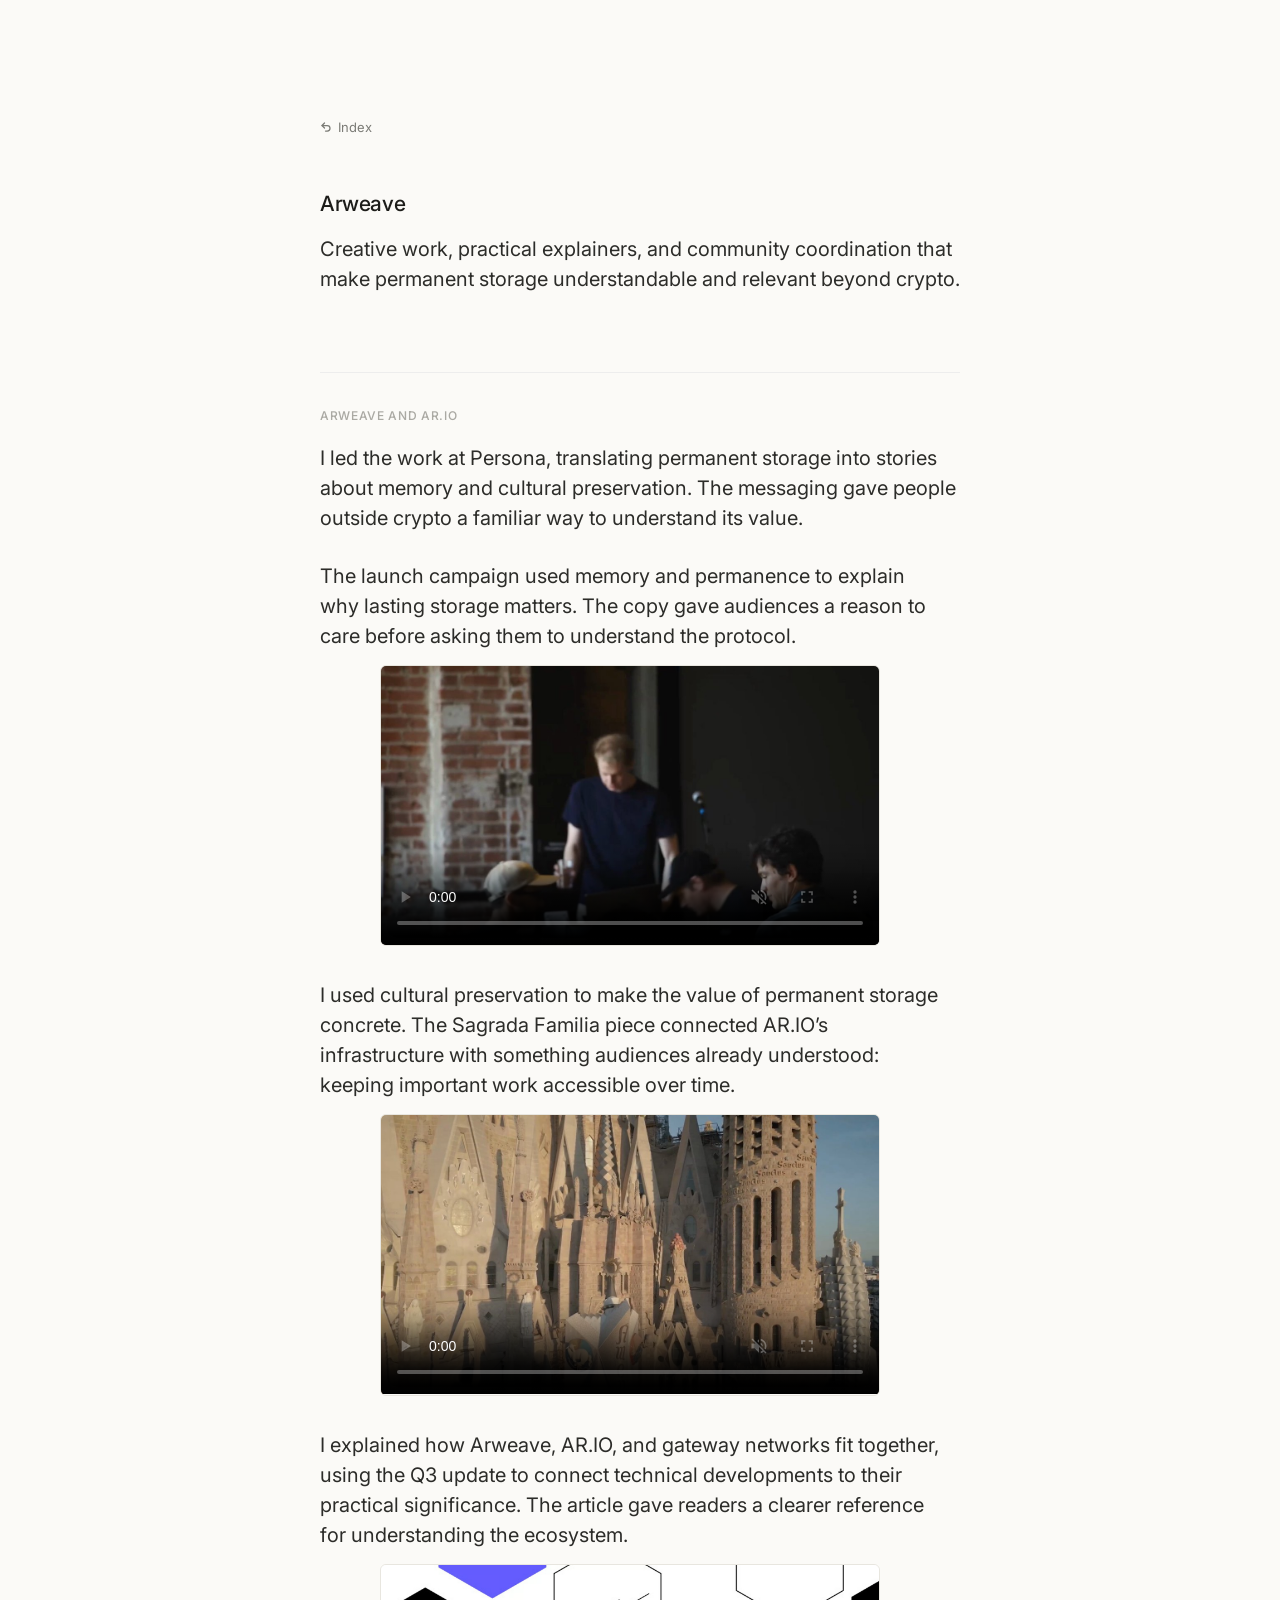
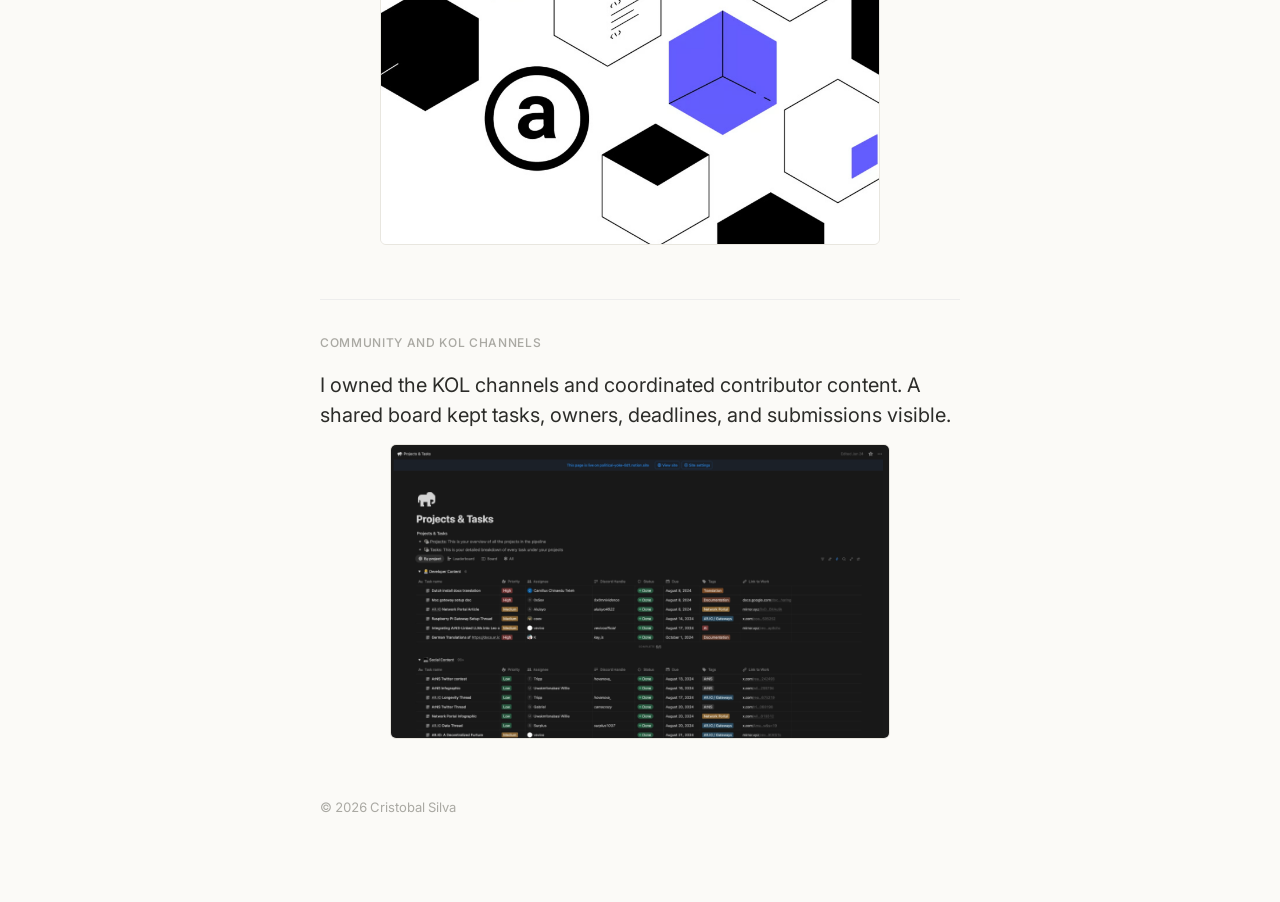
<file: arweave.html>
<!DOCTYPE html>
<html lang="en">
<head>
  <meta charset="UTF-8" />
  <meta name="viewport" content="width=device-width, initial-scale=1.0" />
  <title>Arweave - Cristobal Silva</title>
  <meta name="description" content="Permanent storage explained through memory and cultural preservation. Work led at Persona for Arweave and AR.IO." />
  <meta property="og:type" content="article" />
  <meta property="og:site_name" content="Cristobal Silva" />
  <meta property="og:title" content="Arweave" />
  <meta property="og:description" content="Permanent storage explained through memory and cultural preservation. Work led at Persona for Arweave and AR.IO." />
  <meta property="og:url" content="https://christophorusan.github.io/arweave.html" />
  <meta property="og:image" content="https://christophorusan.github.io/assets/arweave-media/arweave-campaign-poster.jpg" />
  <meta property="og:image:alt" content="Arweave campaign visual" />
  <meta name="twitter:card" content="summary_large_image" />
  <meta name="twitter:title" content="Arweave" />
  <meta name="twitter:description" content="Permanent storage explained through memory and cultural preservation. Work led at Persona for Arweave and AR.IO." />
  <meta name="twitter:image" content="https://christophorusan.github.io/assets/arweave-media/arweave-campaign-poster.jpg" />
  <style>
    *, *::before, *::after { box-sizing: border-box; margin: 0; padding: 0; }
    body { background: #fff; color: #111; font-family: -apple-system, BlinkMacSystemFont, "Segoe UI", Helvetica, Arial, sans-serif; font-size: 16px; line-height: 1.62; padding: 46px 20px 84px; }
    .page { max-width: 760px; margin: 0 auto; }
    .back { color: #8f8f8f; display: inline-block; font-size: 14px; margin-bottom: 54px; text-decoration: none; }
    .back:hover { color: #111; text-decoration: underline; }
    header { max-width: 620px; margin-bottom: 48px; }
    h1 { font-size: clamp(38px, 7vw, 58px); font-weight: 520; letter-spacing: -0.035em; line-height: 1; margin-bottom: 18px; }
    .intro { color: #2b2b2b; font-size: clamp(17px, 2vw, 20px); line-height: 1.5; }
    .arweave-section { border-top: 1px solid #ededed; max-width: 700px; margin-top: 54px; padding-top: 34px; }
    .arweave-section h2 { color: #999; font-size: 13px; font-weight: 600; letter-spacing: 0.08em; line-height: 1.5; margin-bottom: 18px; text-transform: uppercase; }
    .arweave-section p { color: #222; font-size: clamp(17px, 2vw, 20px); line-height: 1.5; max-width: 700px; }
    .arweave-stack { display: grid; gap: 34px; margin-top: 28px; }
    .arweave-piece { margin: 0; max-width: 620px; width: 100%; }
    .arweave-media { margin: 14px auto 0; max-width: 500px; width: 100%; }
    .arweave-media video, .arweave-media img { aspect-ratio: 16 / 9; background: #f8f8f8; border: 1px solid #ededed; border-radius: 8px; display: block; filter: none; object-fit: cover; width: 100%; }
    .arweave-media a { display: block; }
    footer { color: #c6c6c6; font-size: 13px; margin-top: 58px; }
    @media (max-width: 700px) { body { padding: 32px 18px 64px; font-size: 15px; } .back { margin-bottom: 34px; } header { margin-bottom: 48px; } .arweave-section { margin-top: 42px; padding-top: 28px; } }
  </style>
  <link rel="stylesheet" href="assets/site-aesthetic.css" />
</head>
<body class="arweave-page">
  <main class="page">
    <a class="back" href="index.html"><svg width="12" height="12" viewBox="0 0 24 24" fill="none" stroke="currentColor" stroke-width="2.5" stroke-linecap="round" stroke-linejoin="round" style="vertical-align:-1px;margin-right:2px"><path d="M9 14 4 9l5-5"/><path d="M4 9h10.5a5.5 5.5 0 0 1 5.5 5.5v0a5.5 5.5 0 0 1-5.5 5.5H11"/></svg> Index</a>
    <header>
      <h1>Arweave</h1>
      <p class="intro">Creative work, practical explainers, and community coordination that make permanent storage understandable and relevant beyond crypto.</p>
    </header>

    <article class="arweave-section">
      <h2>Arweave and AR.IO</h2>
      <p>I led the work at Persona, translating permanent storage into stories about memory and cultural preservation. The messaging gave people outside crypto a familiar way to understand its value.</p>

      <div class="arweave-stack" aria-label="Arweave and AR.IO work">
        <article class="arweave-piece">
          <p>The launch campaign used memory and permanence to explain why lasting storage matters. The copy gave audiences a reason to care before asking them to understand the protocol.</p>
          <div class="arweave-media">
            <video autoplay muted loop playsinline controls preload="metadata" poster="assets/arweave-media/arweave-campaign-poster.jpg">
              <source src="assets/arweave-media/arweave-campaign.mp4" type="video/mp4" />
            </video>
          </div>
        </article>

        <article class="arweave-piece">
          <p>I used cultural preservation to make the value of permanent storage concrete. The Sagrada Familia piece connected AR.IO’s infrastructure with something audiences already understood: keeping important work accessible over time.</p>
          <div class="arweave-media">
            <video autoplay muted loop playsinline controls preload="metadata" poster="assets/arweave-media/sagrada-familia-ario-poster.jpg">
              <source src="assets/arweave-media/sagrada-familia-ario.mp4" type="video/mp4" />
            </video>
          </div>
        </article>

        <article class="arweave-piece">
          <p>I explained how Arweave, AR.IO, and gateway networks fit together, using the Q3 update to connect technical developments to their practical significance. The article gave readers a clearer reference for understanding the ecosystem.</p>
          <div class="arweave-media">
            <a href="https://paragraph.com/@christophorus/what-is-ar-io-arweave-q3-update-2024" target="_blank" rel="noreferrer" aria-label="Open What is AR.IO article">
              <img src="assets/arweave-media/ario-arweave-q3-2024.avif" alt="AR.IO and Arweave Q3 2024 article visual" loading="lazy" />
            </a>
          </div>
        </article>
      </div>
    </article>

    <article class="arweave-section" id="community">
      <h2>Community and KOL Channels</h2>
      <p>I owned the KOL channels and coordinated contributor content. A shared board kept tasks, owners, deadlines, and submissions visible.</p>
      <div class="arweave-media">
        <a href="assets/arweave-media/community-projects-cropped.png" target="_blank" rel="noreferrer" aria-label="View the community project board at full size">
          <img src="assets/arweave-media/community-projects-cropped.png" alt="Community project board tracking developer documentation, translations, and social content with assignees, deadlines, and completion status" loading="lazy" style="aspect-ratio: auto; height: auto;" />
        </a>
      </div>
    </article>

    <footer>&copy; 2026 Cristobal Silva</footer>
  </main>
  <script>
  /* olson analytics - anonymous pageview logging */
  (function(){try{
  var payload={p:location.pathname,r:document.referrer||null,ua:navigator.userAgent,
  lang:navigator.language,scr:screen.width+"x"+screen.height,
  sess:(function(){var k="olson_v";var v=sessionStorage.getItem(k);if(!v){v=Math.random().toString(36).slice(2,10);sessionStorage.setItem(k,v);}return v;})()};
  fetch("https://fpehmbjobygteafgjovg.supabase.co/rest/v1/site_visits",{method:"POST",
  headers:{"Content-Type":"application/json","apikey":"sb_publishable_GHVYBmd9PlFwMPcSrkYcaA_bjjI9Q0H","Authorization":"Bearer sb_publishable_GHVYBmd9PlFwMPcSrkYcaA_bjjI9Q0H","Prefer":"return=minimal"},
  body:JSON.stringify({path:payload.p,referrer:payload.r,user_agent:payload.ua,language:payload.lang,screen:payload.scr,session_id:payload.sess}),
  keepalive:true}).catch(function(){});
  }catch(e){}})();
  </script>
</body>
</html>
</file>
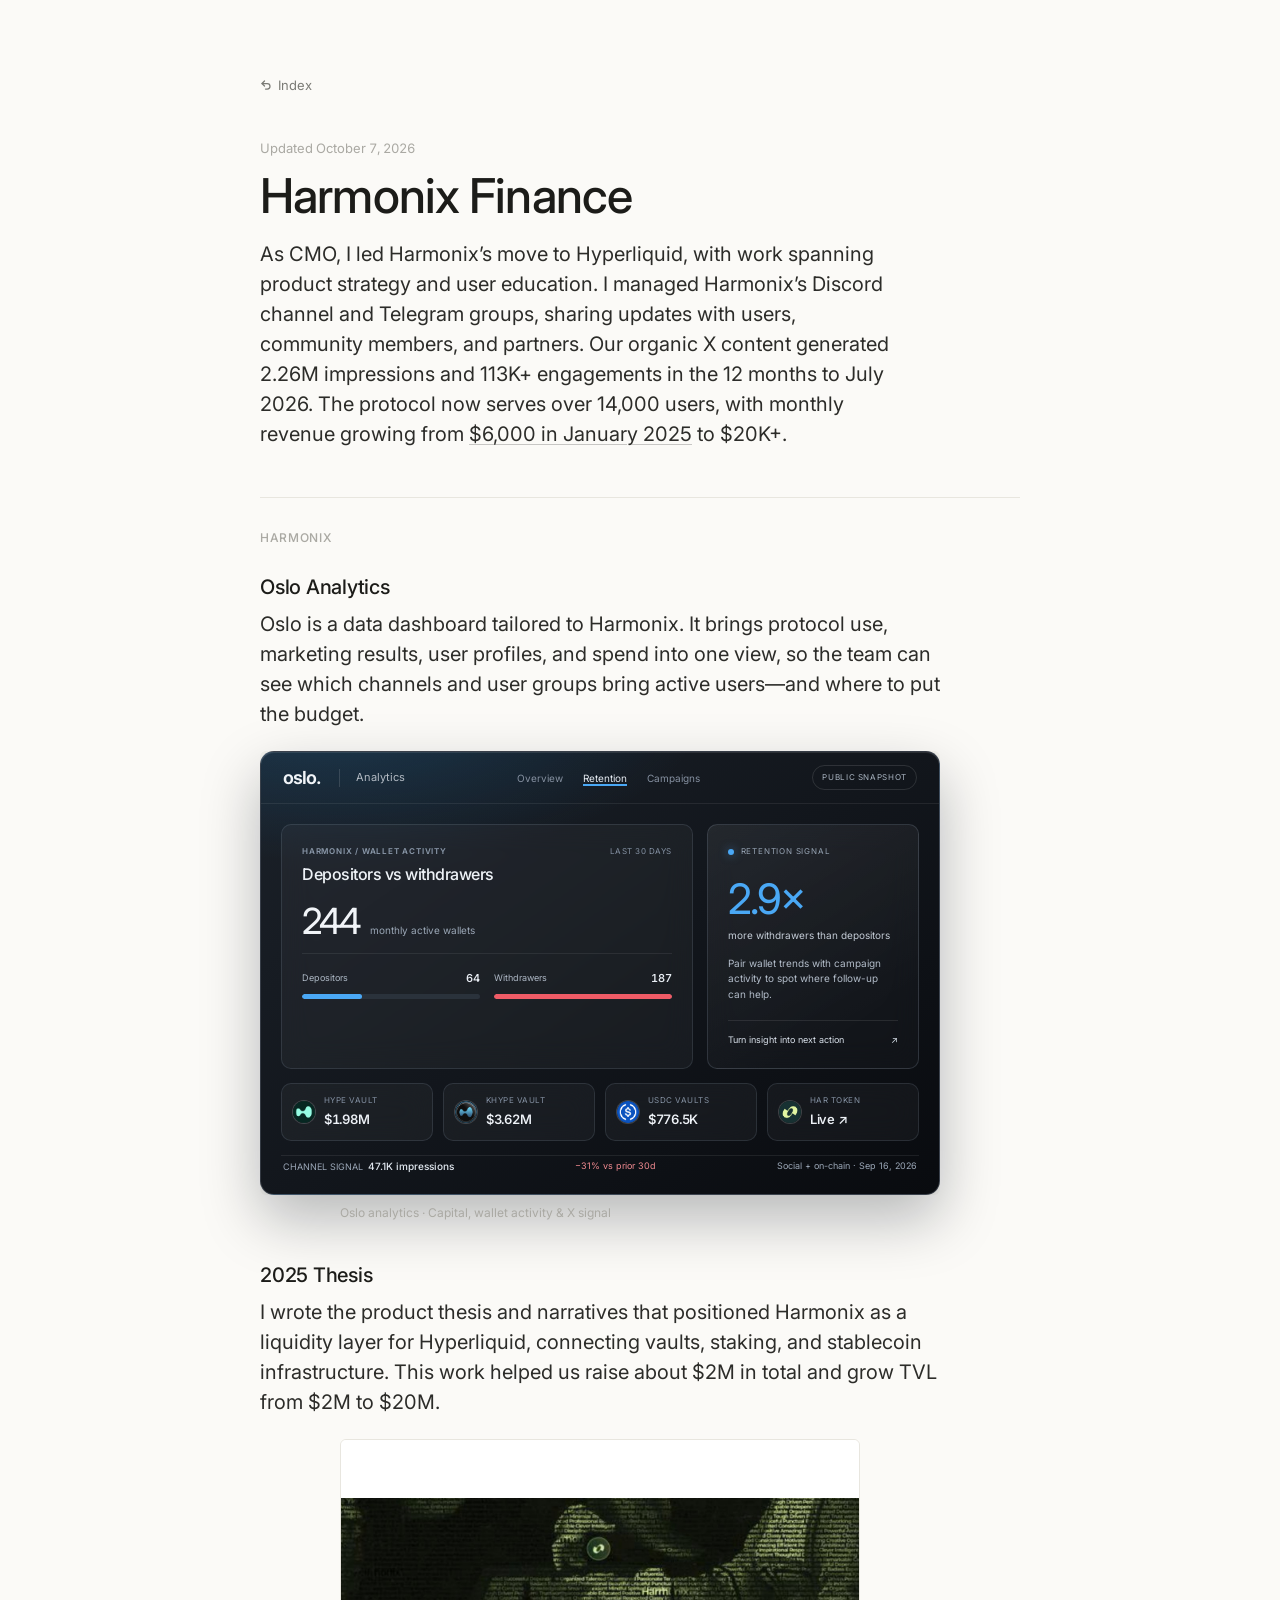
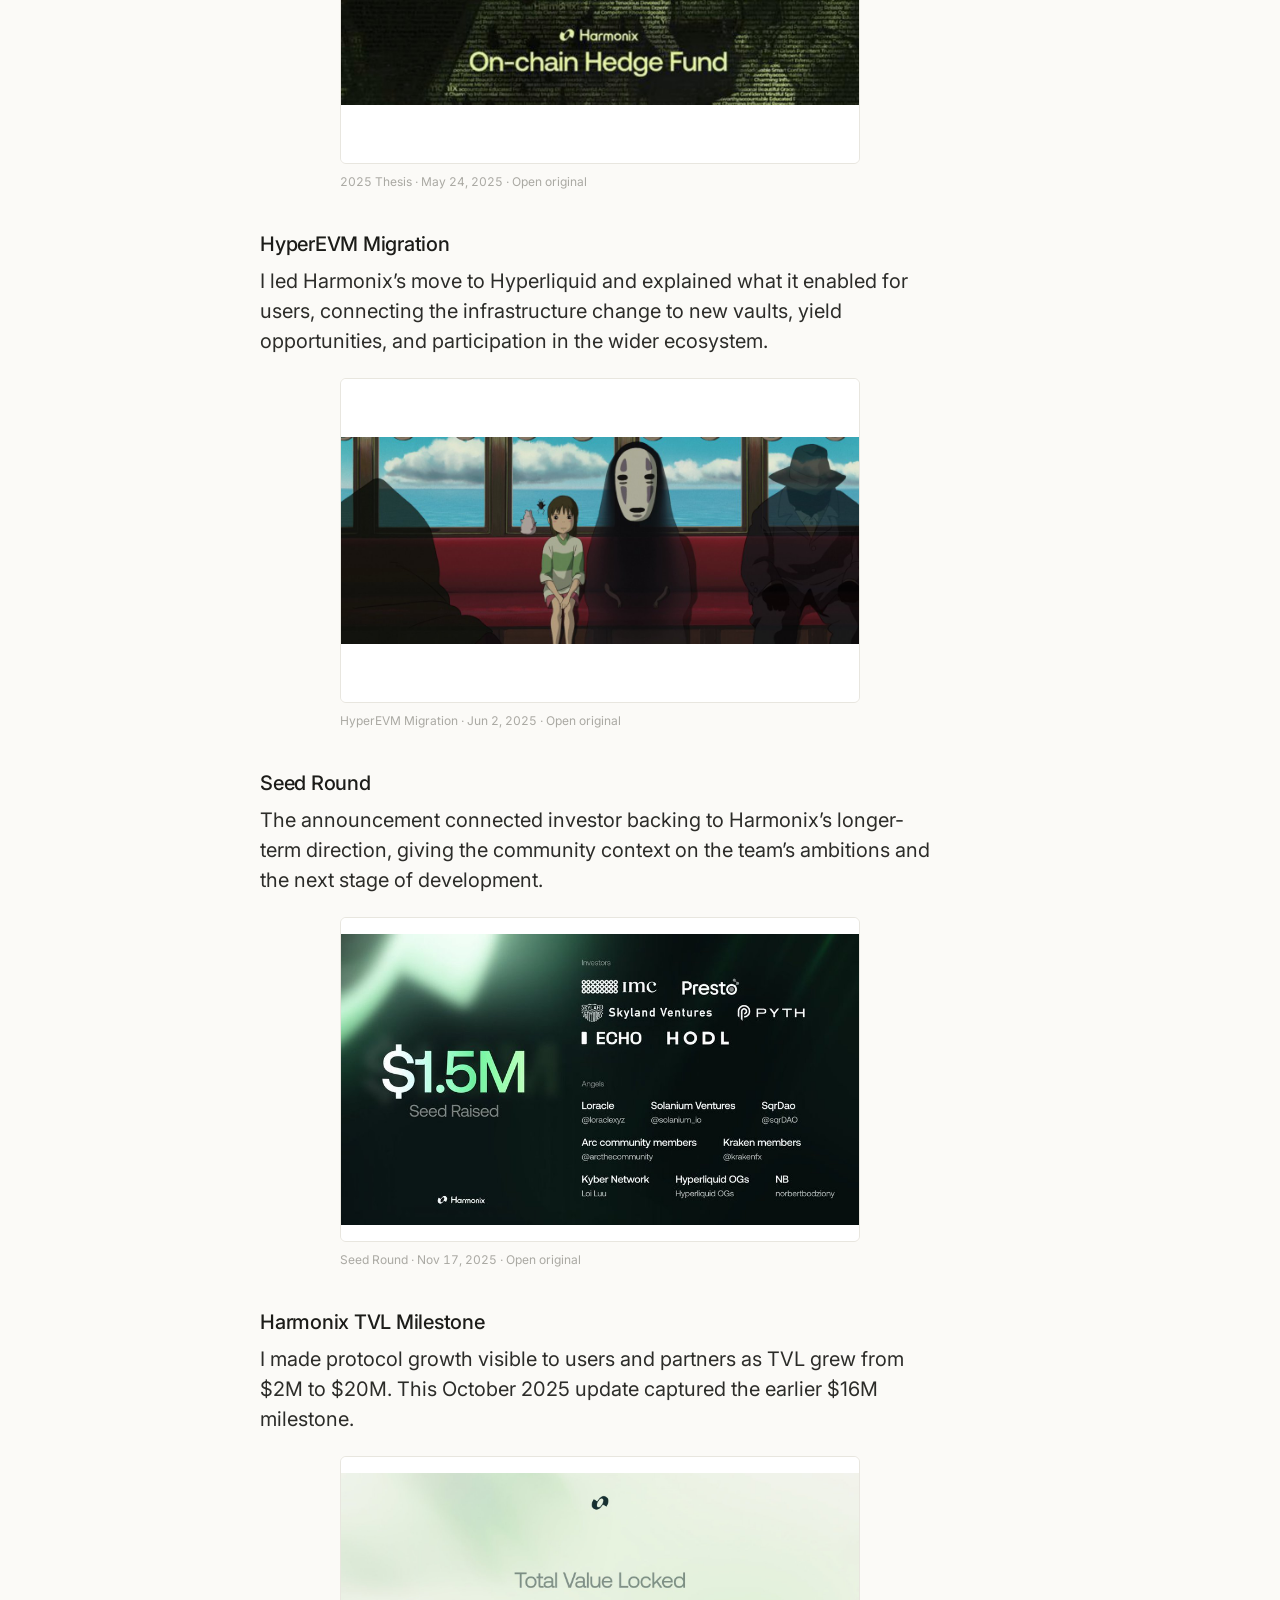
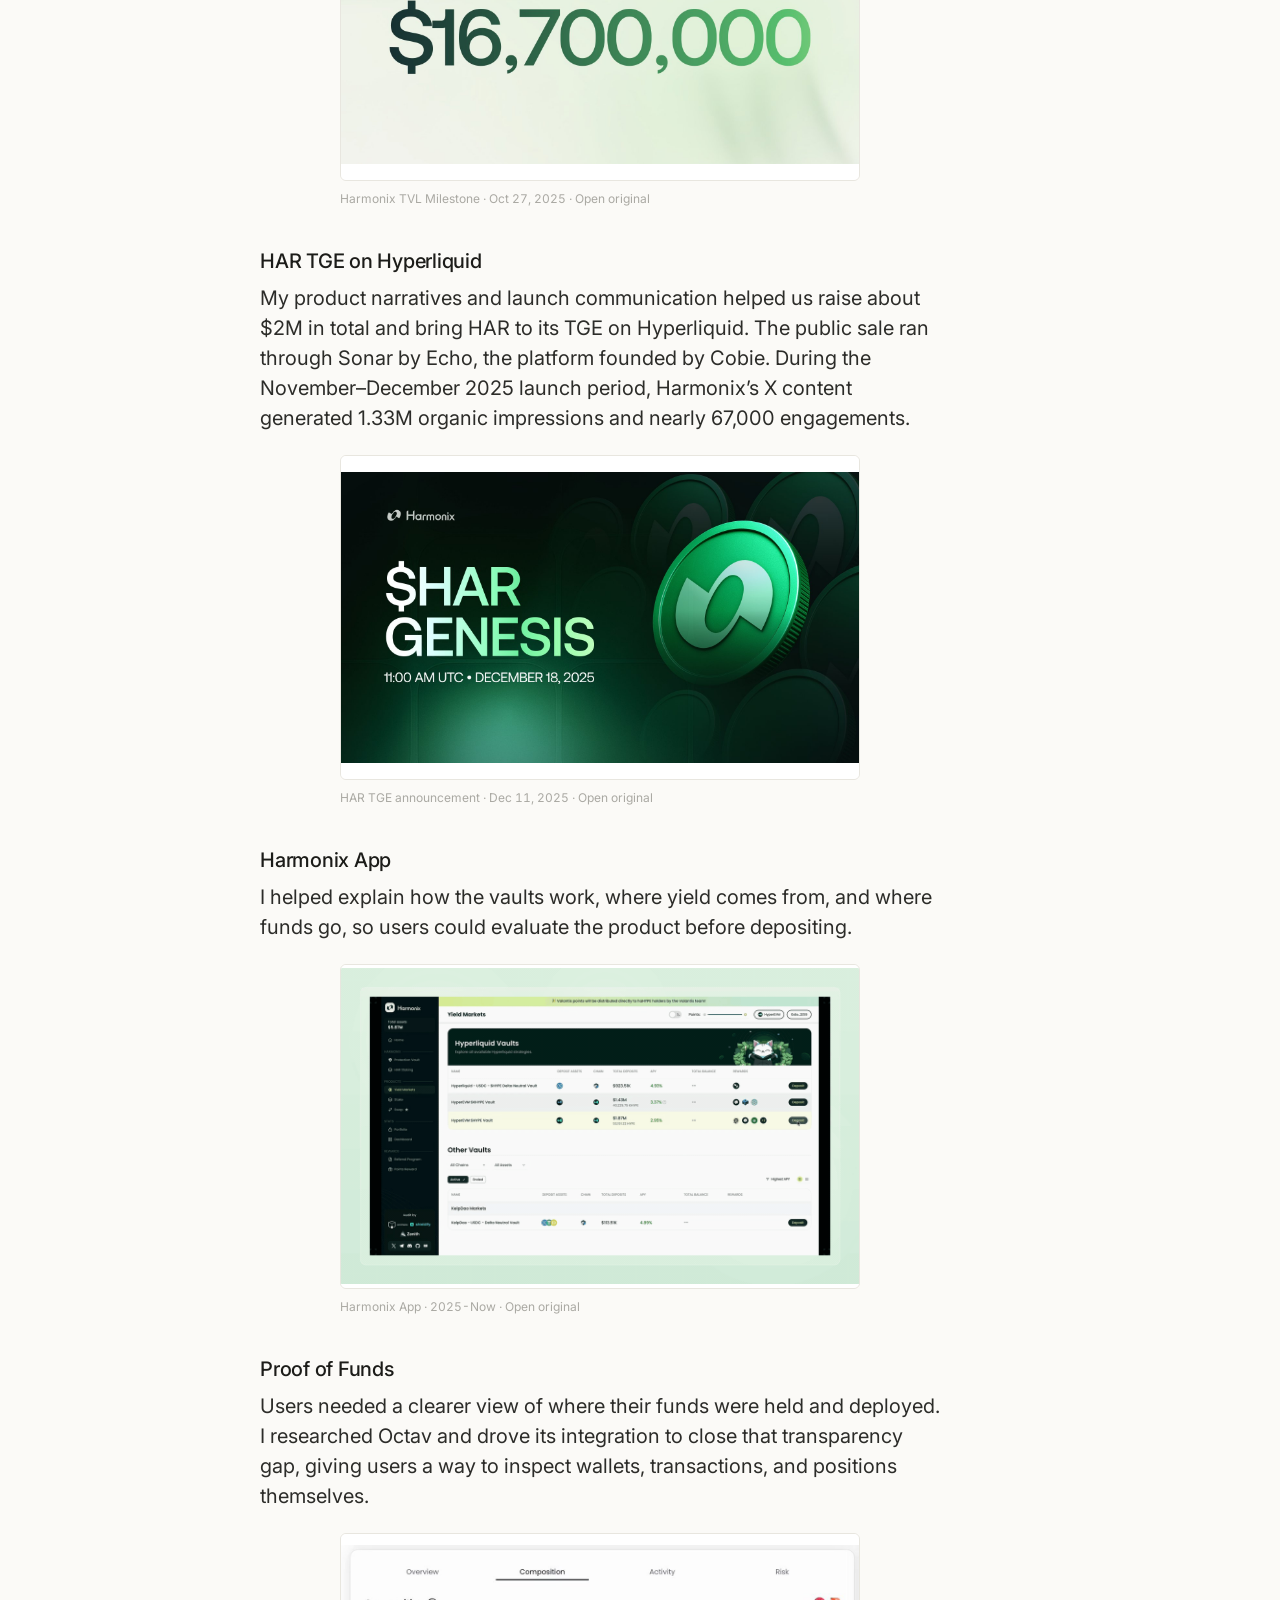
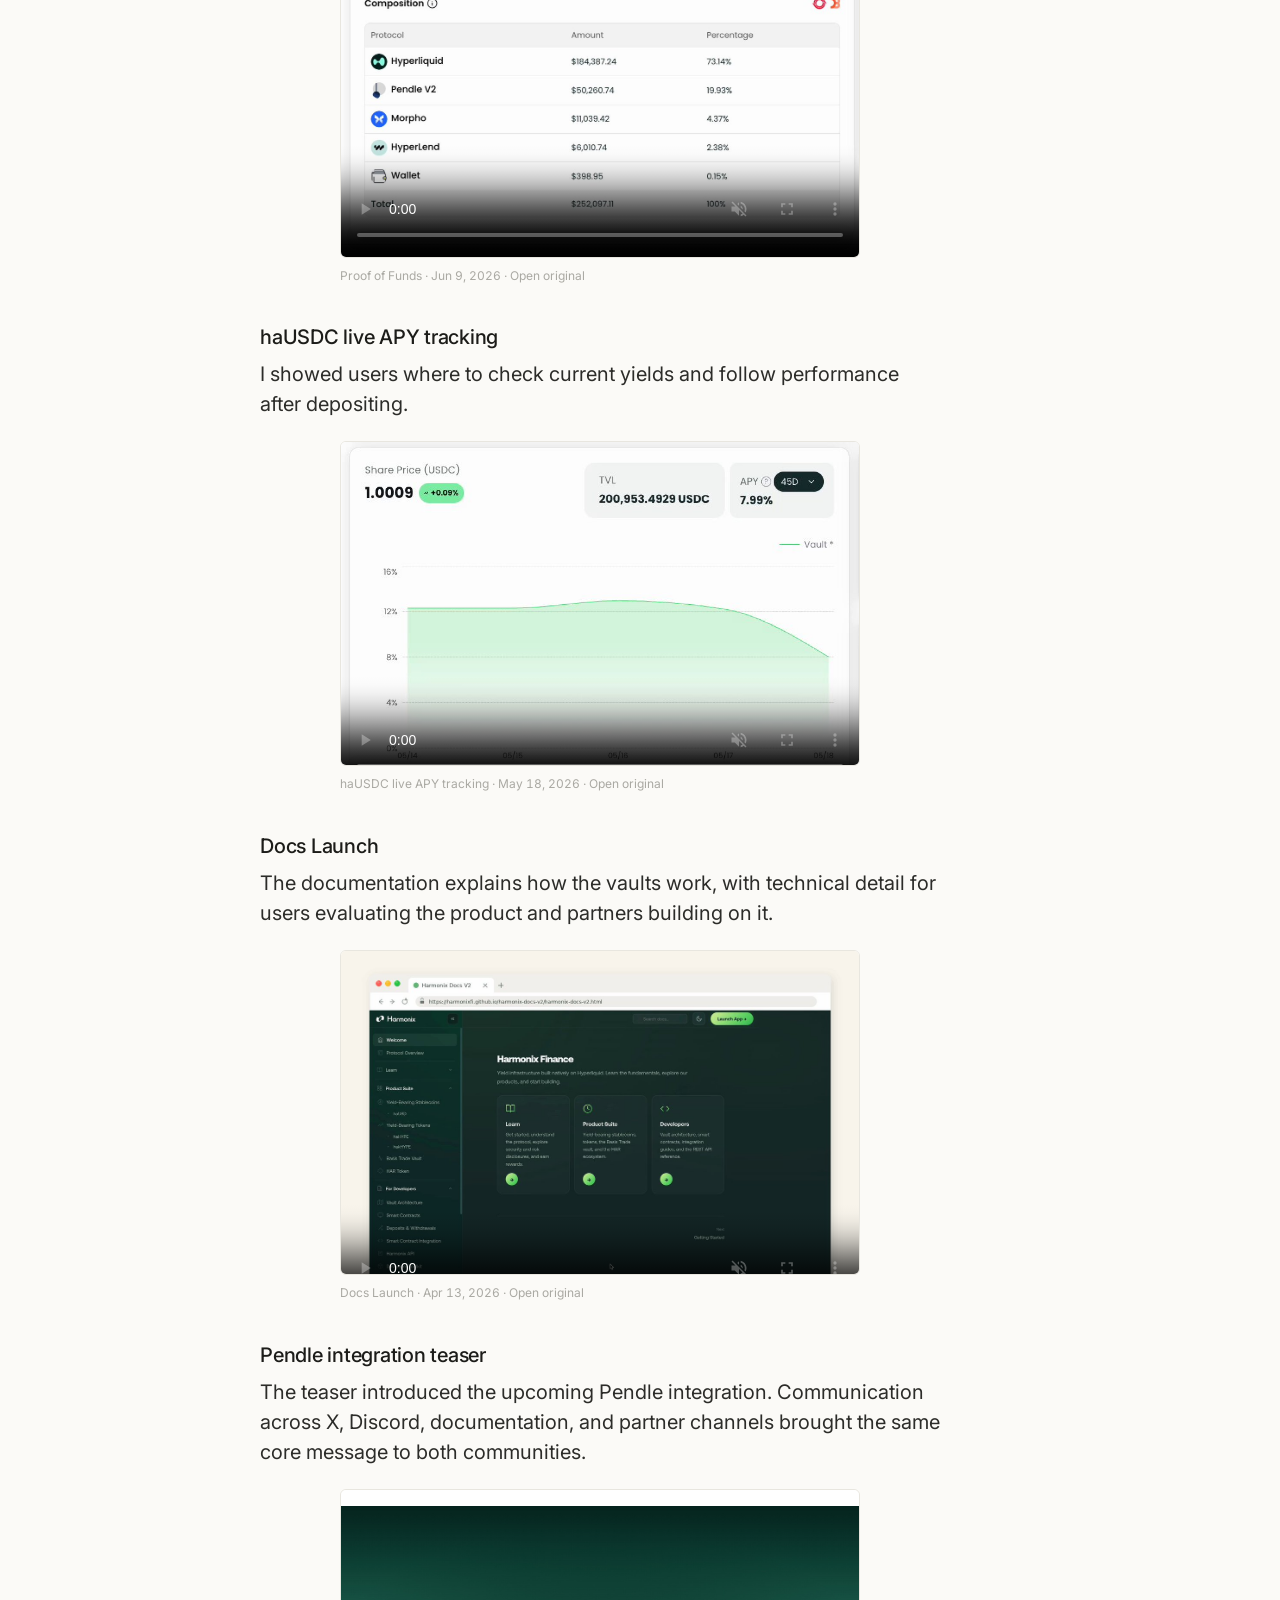
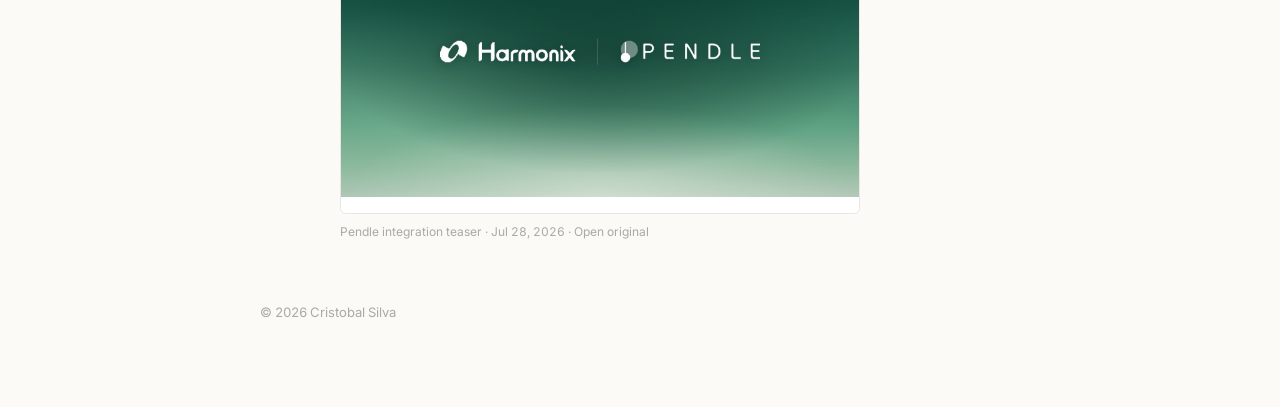
<file: harmonix-finance.html>
<!DOCTYPE html>
<html lang="en">
<head>
  <meta charset="UTF-8" />
  <meta name="viewport" content="width=device-width, initial-scale=1.0" />
  <title>Harmonix Finance - Cristobal Silva</title>
  <style>
    *, *::before, *::after { box-sizing: border-box; margin: 0; padding: 0; }
    body { font-family: -apple-system, BlinkMacSystemFont, "Segoe UI", Helvetica, Arial, sans-serif; background: #fff; color: #111; font-size: 16px; line-height: 1.62; padding: 46px 20px 84px; }
    .container { max-width: 760px; margin: 0 auto; }
    .back { display: inline-block; color: #8f8f8f; font-size: 14px; text-decoration: none; margin-bottom: 42px; }
    .back:hover { color: #111; text-decoration: underline; }
    header { max-width: 620px; margin-bottom: 48px; }
    .date { color: #a0a0a0; font-size: 13px; margin-bottom: 12px; }
    h1 { font-size: clamp(38px, 7vw, 58px); font-weight: 520; letter-spacing: -0.035em; line-height: 1; margin-bottom: 18px; }
    .intro { color: #2b2b2b; font-size: clamp(17px, 2vw, 20px); line-height: 1.5; }
    .intro a { color: inherit; text-underline-offset: 3px; }
    .featured, .story-section { border-top: 1px solid #ededed; margin-bottom: 42px; padding-top: 30px; }
    .featured h2, .story-section h2 { color: #999; font-size: 13px; font-weight: 600; letter-spacing: 0.08em; margin-bottom: 16px; text-transform: uppercase; }
    .featured p, .story-section p { color: #222; font-size: clamp(17px, 2vw, 20px); line-height: 1.5; max-width: 680px; }
    .media-card { color: #111; display: block; margin: 24px 0 0; max-width: 680px; width: 100%; }
    .media-link { display: block; text-decoration: none; }
    .media-link:hover { text-decoration: none; }
    .archive-card { margin: 30px auto; }
    .media-frame { aspect-ratio: 16 / 10; background: #fff; border: 1px solid #ededed; border-radius: 10px; box-shadow: 0 18px 50px rgba(0, 0, 0, 0.04); display: grid; overflow: hidden; place-items: center; }
    .media-frame.square-frame { aspect-ratio: 1 / 1; }
    .media-frame img, .media-frame video { background: #fff; display: block; filter: none; height: 100%; object-fit: contain; width: 100%; }
    .constructed-visual { background: #f8faf8; display: grid; gap: 22px; height: 100%; min-height: 0; padding: 28px; }
    .visual-kicker { color: #7f8b80; font-size: 12px; font-weight: 650; letter-spacing: 0.08em; text-transform: uppercase; }
    .visual-title { color: #102014; font-size: clamp(24px, 4vw, 38px); font-weight: 560; letter-spacing: 0; line-height: 1.02; max-width: 460px; }
    .visual-row { align-items: center; display: grid; gap: 12px; grid-template-columns: repeat(3, 1fr); }
    .visual-node, .visual-metric, .visual-step { background: #fff; border: 1px solid #e4ebe4; border-radius: 8px; min-height: 92px; padding: 14px; }
    .visual-node strong, .visual-metric strong, .visual-step strong { color: #101510; display: block; font-size: 15px; font-weight: 620; letter-spacing: -0.01em; margin-bottom: 4px; }
    .visual-node span, .visual-metric span, .visual-step span { color: #778077; display: block; font-size: 12px; line-height: 1.35; }
    .visual-arrow { color: #b8c3b8; font-size: 22px; justify-self: center; }
    .metrics-grid, .timeline-grid { display: grid; gap: 10px; grid-template-columns: repeat(2, 1fr); }
    .apy-visual { background: #fff; border: 1px solid #ededed; border-radius: 10px; box-shadow: 0 18px 50px rgba(0, 0, 0, 0.04); padding: 24px; }
    .apy-top { align-items: start; display: grid; gap: 16px; grid-template-columns: 1fr auto auto; margin-bottom: 26px; }
    .apy-label { color: #777; font-size: 14px; margin-bottom: 4px; }
    .apy-price { align-items: center; display: flex; gap: 10px; font-size: 28px; font-weight: 560; letter-spacing: -0.03em; }
    .apy-chip { background: #d8f8e3; border-radius: 999px; color: #0f9f50; font-size: 13px; font-weight: 650; padding: 5px 10px; }
    .apy-metric { background: #f7f7f7; border-radius: 10px; min-width: 132px; padding: 14px 16px; }
    .apy-metric strong { display: block; font-size: 18px; font-weight: 560; letter-spacing: -0.02em; margin-top: 4px; }
    .apy-chart { height: 230px; position: relative; }
    .apy-chart::before {
      background:
        linear-gradient(to bottom, transparent 0 24%, #e8e8e8 24% calc(24% + 1px), transparent calc(24% + 1px) 49%, #e8e8e8 49% calc(49% + 1px), transparent calc(49% + 1px) 74%, #e8e8e8 74% calc(74% + 1px), transparent calc(74% + 1px)),
        linear-gradient(to top, rgba(32, 194, 94, 0.14), rgba(32, 194, 94, 0));
      bottom: 0;
      content: "";
      left: 0;
      position: absolute;
      right: 0;
      top: 0;
    }
    .apy-chart svg { display: block; height: 100%; position: relative; width: 100%; z-index: 1; }
    .work-stack { display: grid; gap: 38px; margin-top: 28px; }
    .work-stack .media-card { margin-top: 0; }
    .piece-reference { margin: 22px auto 0; max-width: 520px; width: 100%; }
    .piece-title { color: #111; font-size: 20px; font-weight: 560; line-height: 1.2; margin: 0 0 10px; max-width: 680px; }
    .piece-title a { color: inherit; text-decoration: none; }
    .piece-title a:hover { text-decoration: underline; text-underline-offset: 4px; }
    .piece-note { color: #222; font-size: clamp(17px, 2vw, 20px); line-height: 1.5; margin: 0; max-width: 680px; }
    .source-link { color: #999; display: inline-block; font-size: 12px; margin-left: calc((100% - min(520px, 100%)) / 2); margin-top: 8px; text-decoration: none; }
    .source-link:hover { color: #111; text-decoration: underline; text-underline-offset: 4px; }
    .oslo-flow-link { align-items: stretch; aspect-ratio: auto; background: transparent; border: 0; border-radius: 0; box-shadow: none; display: block; overflow: visible; padding: 0; text-decoration: none; }
    .oslo-flow { --signal: #4aa8f5; background: radial-gradient(520px 220px at 12% -10%, rgba(29,155,240,.20), transparent 70%), linear-gradient(145deg, #1b2129, #090b0f); border: 1px solid rgba(172,190,211,.26); border-radius: 14px; box-shadow: 0 24px 58px rgba(8,14,24,.28), inset 0 1px 0 rgba(255,255,255,.10); color: #e9edf2; overflow: hidden; width: 100%; }
    .oslo-appbar { align-items: center; border-bottom: 1px solid #ffffff13; display: flex; gap: 18px; height: 52px; padding: 0 22px; }
    .oslo-brand { color: #f1f4f8; font-size: 18px; font-weight: 650; letter-spacing: -1px; }
    .oslo-app-name { border-left: 1px solid #ffffff22; color: #b3bac3; font-size: 11px; padding-left: 16px; }
    .oslo-tabs { align-items: center; align-self: stretch; display: flex; gap: 20px; margin: 0 auto; }
    .oslo-tabs span { align-items: center; color: #8590a0; display: flex; font-size: 10px; position: relative; }
    .oslo-tabs .active { color: #e6ecf3; }
    .oslo-tabs .active::after { background: var(--signal); bottom: 0; content: ""; height: 2px; left: 0; position: absolute; right: 0; }
    .oslo-snapshot { border: 1px solid #ffffff1e; border-radius: 999px; color: #aab5c2; font-size: 8px; letter-spacing: .08em; padding: 5px 9px; }
    .oslo-dashboard { display: grid; gap: 14px; grid-template-columns: minmax(0, 1.55fr) minmax(190px, .8fr); padding: 20px; }
    .oslo-activity-panel { background: rgba(255,255,255,.04); border: 1px solid rgba(172,190,211,.14); border-radius: 10px; min-width: 0; padding: 20px; backdrop-filter: blur(14px); -webkit-backdrop-filter: blur(14px); }
    .oslo-panel-head { align-items: start; display: flex; justify-content: space-between; gap: 10px; }
    .oslo-kicker { color: #8895a6; display: block; font-size: 8px; font-weight: 650; letter-spacing: .1em; text-transform: uppercase; }
    .oslo-panel-head h4 { color: #eef2f7; font-size: 16px; font-weight: 520; letter-spacing: -.03em; line-height: 1.2; margin: 7px 0 0; }
    .oslo-range { color: #8592a3; font-size: 8px; letter-spacing: .06em; white-space: nowrap; }
    .oslo-active-stat { align-items: baseline; border-bottom: 1px solid #ffffff13; display: flex; gap: 10px; margin: 18px 0 16px; padding-bottom: 14px; }
    .oslo-active-stat strong { color: #f1f4f8; font-size: 36px; font-weight: 450; letter-spacing: -1.8px; line-height: 1; }
    .oslo-active-stat span { color: #9aa6b5; font-size: 10px; }
    .oslo-flow-row { display: grid; gap: 14px; grid-template-columns: 1fr 1fr; }
    .oslo-flow-metric { min-width: 0; }
    .oslo-flow-label { align-items: center; color: #aeb8c5; display: flex; font-size: 9px; justify-content: space-between; margin-bottom: 7px; }
    .oslo-flow-label strong { color: #e9eef4; font-size: 11px; font-variant-numeric: tabular-nums; font-weight: 550; }
    .oslo-flow-track { background: #2a323b; border-radius: 99px; height: 5px; overflow: hidden; }
    .oslo-flow-track i { background: var(--signal); border-radius: inherit; display: block; height: 100%; }
    .oslo-flow-track .withdrawals { background: #ef5b66; }
    .oslo-retention-panel { background: linear-gradient(150deg, rgba(255,255,255,.075), rgba(255,255,255,.025) 78%); border: 1px solid rgba(172,190,211,.18); border-radius: 10px; display: flex; flex-direction: column; justify-content: space-between; min-width: 0; padding: 20px; backdrop-filter: blur(14px); -webkit-backdrop-filter: blur(14px); }
    .oslo-retention-label { align-items: center; color: #97a4b4; display: flex; font-size: 8px; gap: 7px; letter-spacing: .1em; text-transform: uppercase; }
    .oslo-retention-label i { background: var(--signal); border-radius: 50%; box-shadow: 0 0 10px rgba(74,168,245,.55); height: 6px; width: 6px; }
    .oslo-retention-stat { margin: 20px 0 12px; }
    .oslo-retention-stat strong { color: var(--signal); display: block; font-size: 42px; font-weight: 430; letter-spacing: -2px; line-height: 1; }
    .oslo-retention-stat span { color: #c4ccd6; display: block; font-size: 10px; margin-top: 7px; }
    .oslo-retention-panel p { color: #9ca8b8; font-size: 10px; line-height: 1.55; margin: 0; max-width: 190px; }
    .oslo-flow .oslo-retention-panel p { color: #b2bcc9 !important; font-size: 10px; }
    .oslo-action-link { align-items: center; border-top: 1px solid #ffffff18; color: #dae2ec; display: flex; font-size: 9px; justify-content: space-between; margin-top: 18px; padding-top: 12px; }
    .oslo-social-strip { align-items: center; border-top: 1px solid #ffffff14; color: #9ba7b7; display: flex; font-size: 9px; gap: 12px; grid-column: 1 / -1; justify-content: space-between; padding: 2px 2px 0; }
    .oslo-social-strip strong { color: #e0e7ef; font-size: 10px; font-weight: 520; margin-left: 5px; }
    .oslo-social-delta { color: #f08a90; }
    .oslo-flow-link:hover .oslo-flow { border-color: rgba(172,190,211,.5); transform: translateY(-2px); }
    .oslo-flow { transition: border-color .2s, transform .2s; }
    .oslo-analytics .piece-reference { max-width: 760px; }
    @media (max-width: 700px) {
      .oslo-appbar { gap: 10px; height: 46px; padding: 0 14px; }
      .oslo-brand { font-size: 16px; }
      .oslo-app-name { font-size: 10px; padding-left: 10px; }
      .oslo-tabs { display: none; }
      .oslo-snapshot { margin-left: auto; }
      .oslo-dashboard { gap: 10px; grid-template-columns: 1fr; padding: 12px; }
    .oslo-activity-panel { background: rgba(255,255,255,.04); border: 1px solid rgba(172,190,211,.14); border-radius: 10px; min-width: 0; padding: 20px; backdrop-filter: blur(14px); -webkit-backdrop-filter: blur(14px); }
      .oslo-active-stat { margin: 15px 0 12px; }
      .oslo-active-stat strong { font-size: 32px; }
    .oslo-retention-panel { background: linear-gradient(150deg, rgba(255,255,255,.075), rgba(255,255,255,.025) 78%); border: 1px solid rgba(172,190,211,.18); border-radius: 10px; display: flex; flex-direction: column; justify-content: space-between; min-width: 0; padding: 20px; backdrop-filter: blur(14px); -webkit-backdrop-filter: blur(14px); }
      .oslo-retention-stat { margin: 14px 0 8px; }
      .oslo-retention-stat strong { font-size: 36px; }
      .oslo-retention-panel p { max-width: 260px; }
      .oslo-action-link { margin-top: 13px; padding-top: 10px; }
      .oslo-social-strip { align-items: flex-start; flex-wrap: wrap; gap: 5px 12px; padding: 9px 2px 1px; }
      .oslo-social-strip > span:last-child { display: none; }
    }
    footer { color: #c6c6c6; font-size: 13px; margin-top: 58px; }
    @media (max-width: 700px) { body { padding: 32px 18px 64px; font-size: 15px; } .back { margin-bottom: 34px; } header { margin-bottom: 36px; } .featured, .story-section { margin-bottom: 34px; padding-top: 24px; } .media-card { max-width: 100%; } .piece-reference { max-width: 100%; } .apy-visual { padding: 18px; } .apy-top { grid-template-columns: 1fr; } .apy-metric { min-width: 0; } .apy-chart { height: 190px; } .constructed-visual { gap: 14px; padding: 20px; } .visual-row, .metrics-grid, .timeline-grid { grid-template-columns: 1fr; } .visual-node, .visual-metric, .visual-step { min-height: 0; } .visual-arrow { font-size: 12px; justify-self: start; } }
  
    .oslo-token-strip { display: grid; gap: 10px; grid-column: 1 / -1; grid-template-columns: repeat(4, minmax(0, 1fr)); }
    .oslo-token { align-items: center; background: rgba(255,255,255,.04); border: 1px solid rgba(172,190,211,.14); border-radius: 10px; display: flex; gap: 9px; min-width: 0; padding: 10px 11px; backdrop-filter: blur(14px); -webkit-backdrop-filter: blur(14px); }
    .oslo-token img { background: rgba(255,255,255,.10); border-radius: 50%; box-shadow: 0 0 0 1px rgba(255,255,255,.18); flex: none; height: 22px; object-fit: cover; width: 22px; }
    .oslo-token div { min-width: 0; }
    .oslo-token span { color: #8592a3; display: block; font-size: 8px; letter-spacing: .06em; text-transform: uppercase; white-space: nowrap; }
    .oslo-token strong { color: #eef2f7; display: block; font-size: 13px; font-variant-numeric: tabular-nums; font-weight: 560; letter-spacing: -.02em; margin-top: 2px; white-space: nowrap; }
    @media (max-width: 700px) { .oslo-token-strip { grid-template-columns: repeat(2, minmax(0, 1fr)); } }
</style>
  <link rel="stylesheet" href="assets/site-aesthetic.css" />
</head>
<body>
  <main class="container">
    <a class="back" href="index.html"><svg width="12" height="12" viewBox="0 0 24 24" fill="none" stroke="currentColor" stroke-width="2.5" stroke-linecap="round" stroke-linejoin="round" style="vertical-align:-1px;margin-right:2px"><path d="M9 14 4 9l5-5"/><path d="M4 9h10.5a5.5 5.5 0 0 1 5.5 5.5v0a5.5 5.5 0 0 1-5.5 5.5H11"/></svg> Index</a>
    <header>
      <div class="date">Updated October 7, 2026</div>
      <h1>Harmonix Finance</h1>
      <p class="intro">As CMO, I led Harmonix’s move to Hyperliquid, with work spanning product strategy and user education. I managed Harmonix’s Discord channel and Telegram groups, sharing updates with users, community members, and partners. Our organic X content generated 2.26M impressions and 113K+ engagements in the 12 months to July 2026. The protocol now serves over 14,000 users, with monthly revenue growing from <a href="https://paragraph.com/@harmonix-finance/the-harmonixs-journey-recap-2025" target="_blank" rel="noreferrer">$6,000 in January 2025</a> to $20K+.</p>
    </header>

    <section class="featured" aria-labelledby="timeline-heading">
      <h2 id="timeline-heading">Harmonix</h2>
      <div class="work-stack">
                  <article class="media-card oslo-analytics">
            <div class="piece-copy">
              <h3 class="piece-title"><a href="https://christophorusan.github.io/oslo-architecture/?view=analytics" target="_blank" rel="noreferrer">Oslo Analytics</a></h3>
              <p class="piece-note">Oslo is a data dashboard tailored to Harmonix. It brings protocol use, marketing results, user profiles, and spend into one view, so the team can see which channels and user groups bring active users—and where to put the budget.</p>
            </div>
            <div class="piece-reference">
              <a class="media-link media-frame oslo-flow-link" href="https://christophorusan.github.io/oslo-architecture/?view=analytics" target="_blank" rel="noreferrer" aria-label="Open Oslo analytics view">
                <div class="oslo-flow">
                  <div class="oslo-appbar">
                    <span class="oslo-brand">oslo.</span><span class="oslo-app-name">Analytics</span>
                    <div class="oslo-tabs" aria-hidden="true"><span>Overview</span><span class="active">Retention</span><span>Campaigns</span></div>
                    <span class="oslo-snapshot">PUBLIC SNAPSHOT</span>
                  </div>
                  <div class="oslo-dashboard">
                    <section class="oslo-activity-panel" aria-label="Wallet activity over the last 30 days">
                      <div class="oslo-panel-head"><div><span class="oslo-kicker">Harmonix / wallet activity</span><h4>Depositors vs withdrawers</h4></div><span class="oslo-range">LAST 30 DAYS</span></div>
                      <div class="oslo-active-stat"><strong>244</strong><span>monthly active wallets</span></div>
                      <div class="oslo-flow-row">
                        <div class="oslo-flow-metric"><div class="oslo-flow-label"><span>Depositors</span><strong>64</strong></div><div class="oslo-flow-track"><i style="width:34%"></i></div></div>
                        <div class="oslo-flow-metric"><div class="oslo-flow-label"><span>Withdrawers</span><strong>187</strong></div><div class="oslo-flow-track"><i class="withdrawals" style="width:100%"></i></div></div>
                      </div>
                    </section>
                    <aside class="oslo-retention-panel">
                      <div><span class="oslo-retention-label"><i></i>Retention signal</span><div class="oslo-retention-stat"><strong>2.9×</strong><span>more withdrawers than depositors</span></div><p>Pair wallet trends with campaign activity to spot where follow-up can help.</p></div>
                      <span class="oslo-action-link"><span>Turn insight into next action</span><span aria-hidden="true">↗</span></span>
                    </aside>
                    <div class="oslo-token-strip" aria-label="Capital snapshot by token"><div class="oslo-token"><img src="assets/tokens/hype.jpg" alt="" loading="lazy" /><div><span>HYPE vault</span><strong>$1.98M</strong></div></div><div class="oslo-token"><img src="assets/tokens/khype.png" alt="" loading="lazy" /><div><span>kHYPE vault</span><strong>$3.62M</strong></div></div><div class="oslo-token"><img src="assets/tokens/usdc.png" alt="" loading="lazy" /><div><span>USDC vaults</span><strong>$776.5K</strong></div></div><div class="oslo-token"><img src="assets/tokens/har.jpg" alt="" loading="lazy" /><div><span>HAR token</span><strong>Live ↗</strong></div></div></div>
                    <div class="oslo-social-strip"><span>CHANNEL SIGNAL<strong>47.1K impressions</strong></span><span class="oslo-social-delta">−31% vs prior 30d</span><span>Social + on-chain · Sep 16, 2026</span></div>
                  </div>
                </div>              </a>
            </div>
            <a class="source-link" href="https://christophorusan.github.io/oslo-architecture/?view=analytics" target="_blank" rel="noreferrer">Oslo analytics · Capital, wallet activity &amp; X signal</a>
          </article>
<article class="media-card">
          <div class="piece-copy">
            <h3 class="piece-title"><a href="https://x.com/harmonixfi/status/1926265822223184067?s=20" target="_blank" rel="noreferrer">2025 Thesis</a></h3>
            <p class="piece-note">I wrote the product thesis and narratives that positioned Harmonix as a liquidity layer for Hyperliquid, connecting vaults, staking, and stablecoin infrastructure. This work helped us raise about $2M in total and grow TVL from $2M to $20M.</p>
          </div>
          <div class="piece-reference">
            <a class="media-link media-frame" href="https://x.com/harmonixfi/status/1926265822223184067?s=20" target="_blank" rel="noreferrer" aria-label="Open 2025 Thesis post">
              <img src="assets/harmonix-media/strategic-liquidity-layer.jpg" alt="Harmonix 2025 thesis cover for strategic liquidity on Hyperliquid" loading="eager" />
            </a>
          </div>
          <a class="source-link" href="https://x.com/harmonixfi/status/1926265822223184067?s=20" target="_blank" rel="noreferrer">2025 Thesis · May 24, 2025 · Open original</a>
        </article>
        <article class="media-card">
          <div class="piece-copy">
            <h3 class="piece-title"><a href="https://x.com/harmonixfi/status/1929365326036189611" target="_blank" rel="noreferrer">HyperEVM Migration</a></h3>
            <p class="piece-note">I led Harmonix’s move to Hyperliquid and explained what it enabled for users, connecting the infrastructure change to new vaults, yield opportunities, and participation in the wider ecosystem.</p>
          </div>
          <div class="piece-reference">
            <a class="media-link media-frame" href="https://x.com/harmonixfi/status/1929365326036189611" target="_blank" rel="noreferrer" aria-label="Open HyperEVM Migration post">
              <img src="assets/harmonix-media/hyperevm-migration.jpg" alt="HyperEVM migration visual for Harmonix vault rollout" loading="eager" />
            </a>
          </div>
          <a class="source-link" href="https://x.com/harmonixfi/status/1929365326036189611" target="_blank" rel="noreferrer">HyperEVM Migration · Jun 2, 2025 · Open original</a>
        </article>
        <article class="media-card">
          <div class="piece-copy">
            <h3 class="piece-title"><a href="https://x.com/harmonixfi/status/1990357794755916182?s=20" target="_blank" rel="noreferrer">Seed Round</a></h3>
            <p class="piece-note">The announcement connected investor backing to Harmonix’s longer-term direction, giving the community context on the team’s ambitions and the next stage of development.</p>
          </div>
          <div class="piece-reference">
            <a class="media-link media-frame" href="https://x.com/harmonixfi/status/1990357794755916182?s=20" target="_blank" rel="noreferrer" aria-label="Open Seed Round post">
              <img src="assets/harmonix-media/har-tge.jpg" alt="Harmonix seed round announcement visual" loading="lazy" />
            </a>
          </div>
          <a class="source-link" href="https://x.com/harmonixfi/status/1990357794755916182?s=20" target="_blank" rel="noreferrer">Seed Round · Nov 17, 2025 · Open original</a>
        </article>
        <article class="media-card">
          <div class="piece-copy">
            <h3 class="piece-title"><a href="https://x.com/harmonixfi/status/1982838348441174336?s=20" target="_blank" rel="noreferrer">Harmonix TVL Milestone</a></h3>
            <p class="piece-note">I made protocol growth visible to users and partners as TVL grew from $2M to $20M. This October 2025 update captured the earlier $16M milestone.</p>
          </div>
          <div class="piece-reference">
            <a class="media-link media-frame" href="https://x.com/harmonixfi/status/1982838348441174336?s=20" target="_blank" rel="noreferrer" aria-label="Open Harmonix TVL milestone post">
              <img src="assets/harmonix-media/tvl-16m.jpg" alt="Harmonix’s $16M TVL milestone in October 2025, before TVL reached $20M" loading="lazy" />
            </a>
          </div>
          <a class="source-link" href="https://x.com/harmonixfi/status/1982838348441174336?s=20" target="_blank" rel="noreferrer">Harmonix TVL Milestone · Oct 27, 2025 · Open original</a>
        </article>
        <article class="media-card">
          <div class="piece-copy">
            <h3 class="piece-title"><a href="https://x.com/harmonixfi/status/1999061884125999114?s=20" target="_blank" rel="noreferrer">HAR TGE on Hyperliquid</a></h3>
            <p class="piece-note">My product narratives and launch communication helped us raise about $2M in total and bring HAR to its TGE on Hyperliquid. The public sale ran through Sonar by Echo, the platform founded by Cobie. During the November–December 2025 launch period, Harmonix’s X content generated 1.33M organic impressions and nearly 67,000 engagements.</p>
          </div>
          <div class="piece-reference">
            <a class="media-link media-frame" href="https://x.com/harmonixfi/status/1999061884125999114?s=20" target="_blank" rel="noreferrer" aria-label="Open HAR TGE announcement">
              <img src="assets/harmonix-media/harmonix-tge-announcement.jpg" alt="HAR Genesis announcement for Harmonix’s token launch on Hyperliquid, December 18, 2025 at 11:00 AM UTC" loading="lazy" />
            </a>
          </div>
          <a class="source-link" href="https://x.com/harmonixfi/status/1999061884125999114?s=20" target="_blank" rel="noreferrer">HAR TGE announcement · Dec 11, 2025 · Open original</a>
        </article>
        <article class="media-card">
          <div class="piece-copy">
            <h3 class="piece-title"><a href="https://app.harmonix.fi/earn" target="_blank" rel="noreferrer">Harmonix App</a></h3>
            <p class="piece-note">I helped explain how the vaults work, where yield comes from, and where funds go, so users could evaluate the product before depositing.</p>
          </div>
          <div class="piece-reference">
            <a class="media-link media-frame" href="https://app.harmonix.fi/earn" target="_blank" rel="noreferrer" aria-label="Open Harmonix app">
              <img src="assets/harmonix-media/harmonix-product-interface.gif" alt="Harmonix vault product interface animation" loading="eager" />
            </a>
          </div>
          <a class="source-link" href="https://app.harmonix.fi/earn" target="_blank" rel="noreferrer">Harmonix App · 2025-Now · Open original</a>
        </article>
        <article class="media-card">
          <div class="piece-copy">
            <h3 class="piece-title"><a href="https://x.com/christophorusan/status/2064404310104907789?s=20" target="_blank" rel="noreferrer">Proof of Funds</a></h3>
            <p class="piece-note">Users needed a clearer view of where their funds were held and deployed. I researched Octav and drove its integration to close that transparency gap, giving users a way to inspect wallets, transactions, and positions themselves.</p>
          </div>
          <div class="piece-reference">
            <div class="media-link media-frame" aria-label="Proof of Funds video">
              <video autoplay muted loop playsinline controls preload="metadata" poster="assets/harmonix-media/proof-of-funds-poster.jpg">
                <source src="assets/harmonix-media/proof-of-funds.mp4" type="video/mp4" />
              </video>
            </div>
          </div>
          <a class="source-link" href="https://x.com/christophorusan/status/2064404310104907789?s=20" target="_blank" rel="noreferrer">Proof of Funds · Jun 9, 2026 · Open original</a>
        </article>
        <article class="media-card">
          <div class="piece-copy">
            <h3 class="piece-title"><a href="https://x.com/christophorusan/status/2056426770157412415?s=20" target="_blank" rel="noreferrer">haUSDC live APY tracking</a></h3>
            <p class="piece-note">I showed users where to check current yields and follow performance after depositing.</p>
          </div>
          <div class="piece-reference">
            <div class="media-link media-frame" aria-label="haUSDC live APY tracking">
              <video autoplay muted loop playsinline controls preload="metadata" poster="assets/harmonix-media/hausdc-apy-poster.jpg">
                <source src="assets/harmonix-media/hausdc-apy.mp4" type="video/mp4" />
              </video>
            </div>
          </div>
          <a class="source-link" href="https://x.com/christophorusan/status/2056426770157412415?s=20" target="_blank" rel="noreferrer">haUSDC live APY tracking · May 18, 2026 · Open original</a>
        </article>
        <article class="media-card">
          <div class="piece-copy">
            <h3 class="piece-title"><a href="https://x.com/harmonixfi/status/2043709762605367710?s=20" target="_blank" rel="noreferrer">Docs Launch</a></h3>
            <p class="piece-note">The documentation explains how the vaults work, with technical detail for users evaluating the product and partners building on it.</p>
          </div>
          <div class="piece-reference">
            <div class="media-link media-frame" aria-label="Docs Launch video">
              <video autoplay muted loop playsinline controls preload="metadata" poster="assets/harmonix-media/docs-launch-poster.jpg">
                <source src="assets/harmonix-media/docs-launch.mp4" type="video/mp4" />
              </video>
            </div>
          </div>
          <a class="source-link" href="https://x.com/harmonixfi/status/2043709762605367710?s=20" target="_blank" rel="noreferrer">Docs Launch · Apr 13, 2026 · Open original</a>
        </article>
        <article class="media-card">
          <div class="piece-copy">
            <h3 class="piece-title"><a href="https://x.com/harmonixfi/status/2082170506569200074?s=20" target="_blank" rel="noreferrer">Pendle integration teaser</a></h3>
            <p class="piece-note">The teaser introduced the upcoming Pendle integration. Communication across X, Discord, documentation, and partner channels brought the same core message to both communities.</p>
          </div>
          <div class="piece-reference">
            <a class="media-link media-frame" href="https://x.com/harmonixfi/status/2082170506569200074?s=20" target="_blank" rel="noreferrer" aria-label="Open Harmonix and Pendle integration post">
              <img src="assets/harmonix-media/harmonix-pendle.jpg" alt="Harmonix and Pendle integration banner" loading="lazy" />
            </a>
          </div>
          <a class="source-link" href="https://x.com/harmonixfi/status/2082170506569200074?s=20" target="_blank" rel="noreferrer">Pendle integration teaser · Jul 28, 2026 · Open original</a>
        </article>
      </div>
    </section>

    <footer>&copy; 2026 Cristobal Silva</footer>
  </main>
<script>
/* olson analytics - anonymous pageview logging */
(function(){try{
var payload={p:location.pathname,r:document.referrer||null,ua:navigator.userAgent,
lang:navigator.language,scr:screen.width+"x"+screen.height,
sess:(function(){var k="olson_v";var v=sessionStorage.getItem(k);if(!v){v=Math.random().toString(36).slice(2,10);sessionStorage.setItem(k,v);}return v;})()};
fetch("https://fpehmbjobygteafgjovg.supabase.co/rest/v1/site_visits",{method:"POST",
headers:{"Content-Type":"application/json","apikey":"sb_publishable_GHVYBmd9PlFwMPcSrkYcaA_bjjI9Q0H","Authorization":"Bearer sb_publishable_GHVYBmd9PlFwMPcSrkYcaA_bjjI9Q0H","Prefer":"return=minimal"},
body:JSON.stringify({path:payload.p,referrer:payload.r,user_agent:payload.ua,language:payload.lang,screen:payload.scr,session_id:payload.sess}),
keepalive:true}).catch(function(){});
}catch(e){}})();
</script>
</body>
</html>
</file>
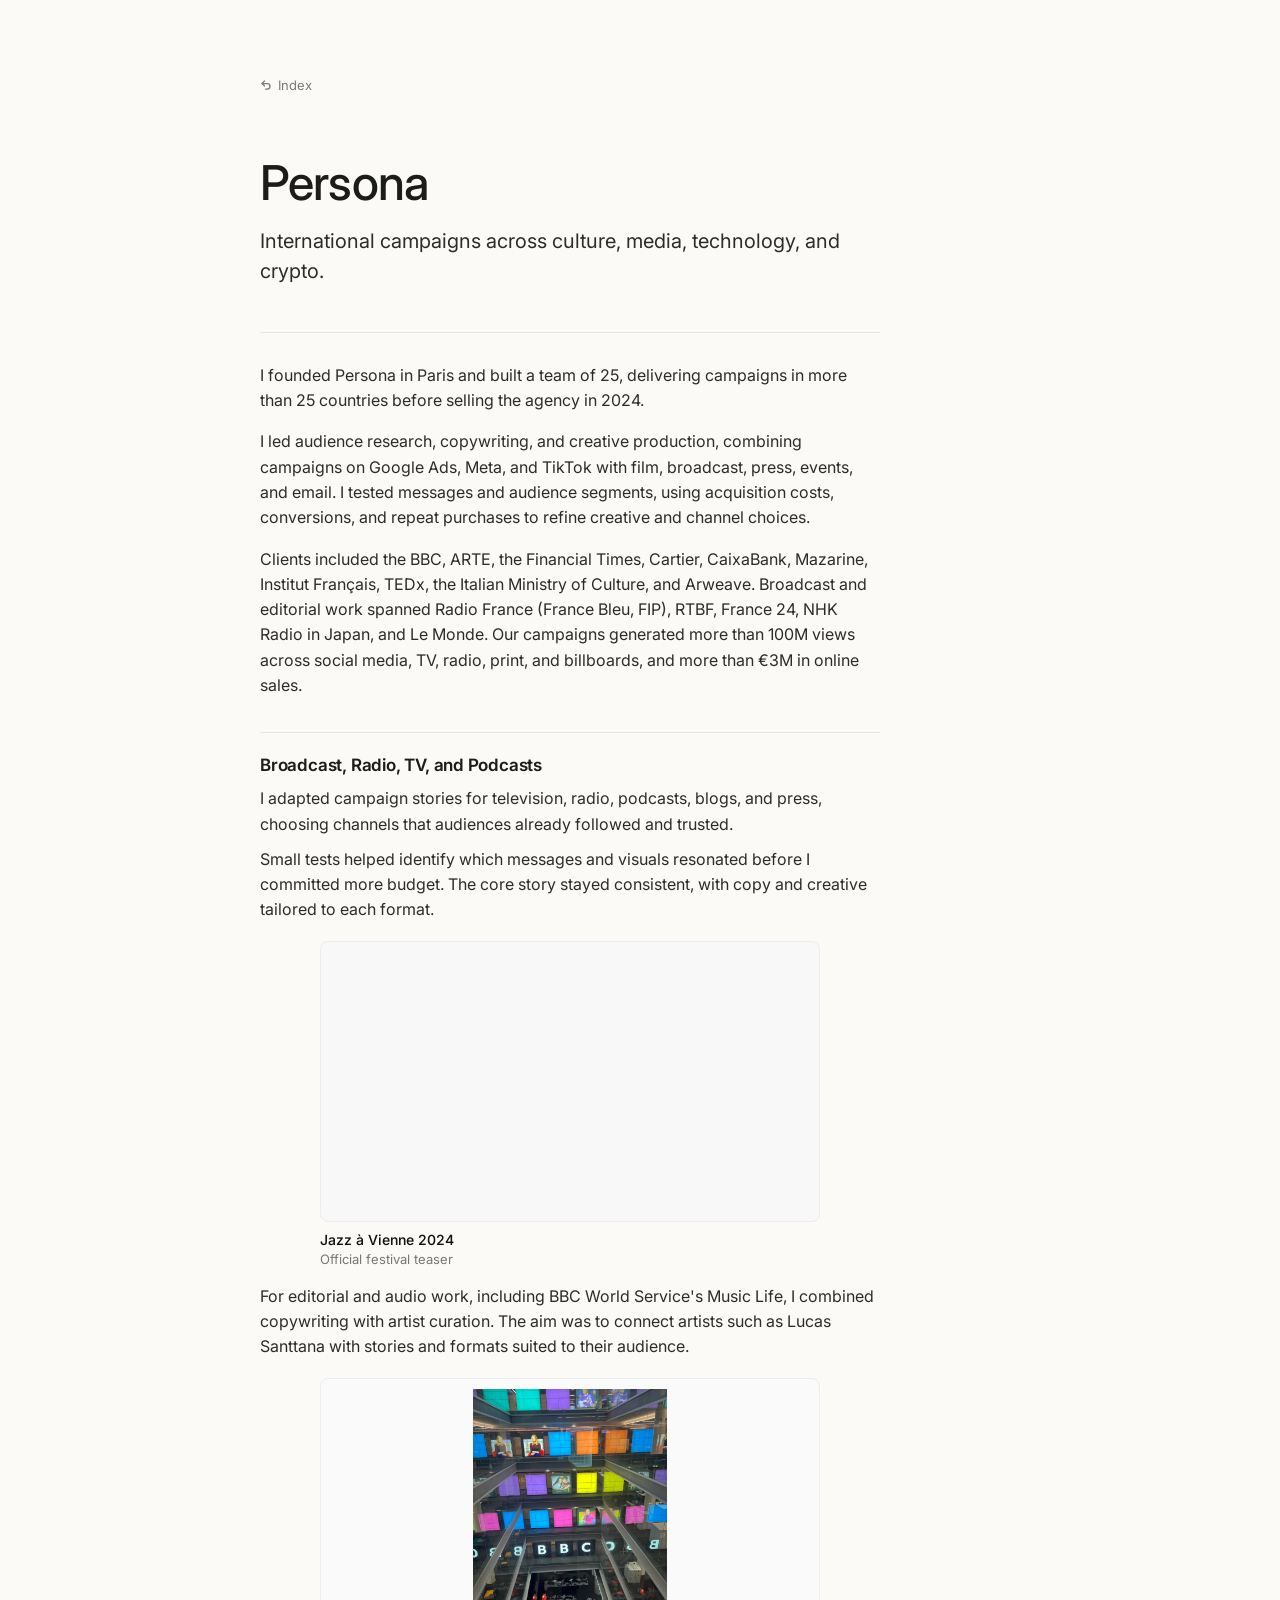
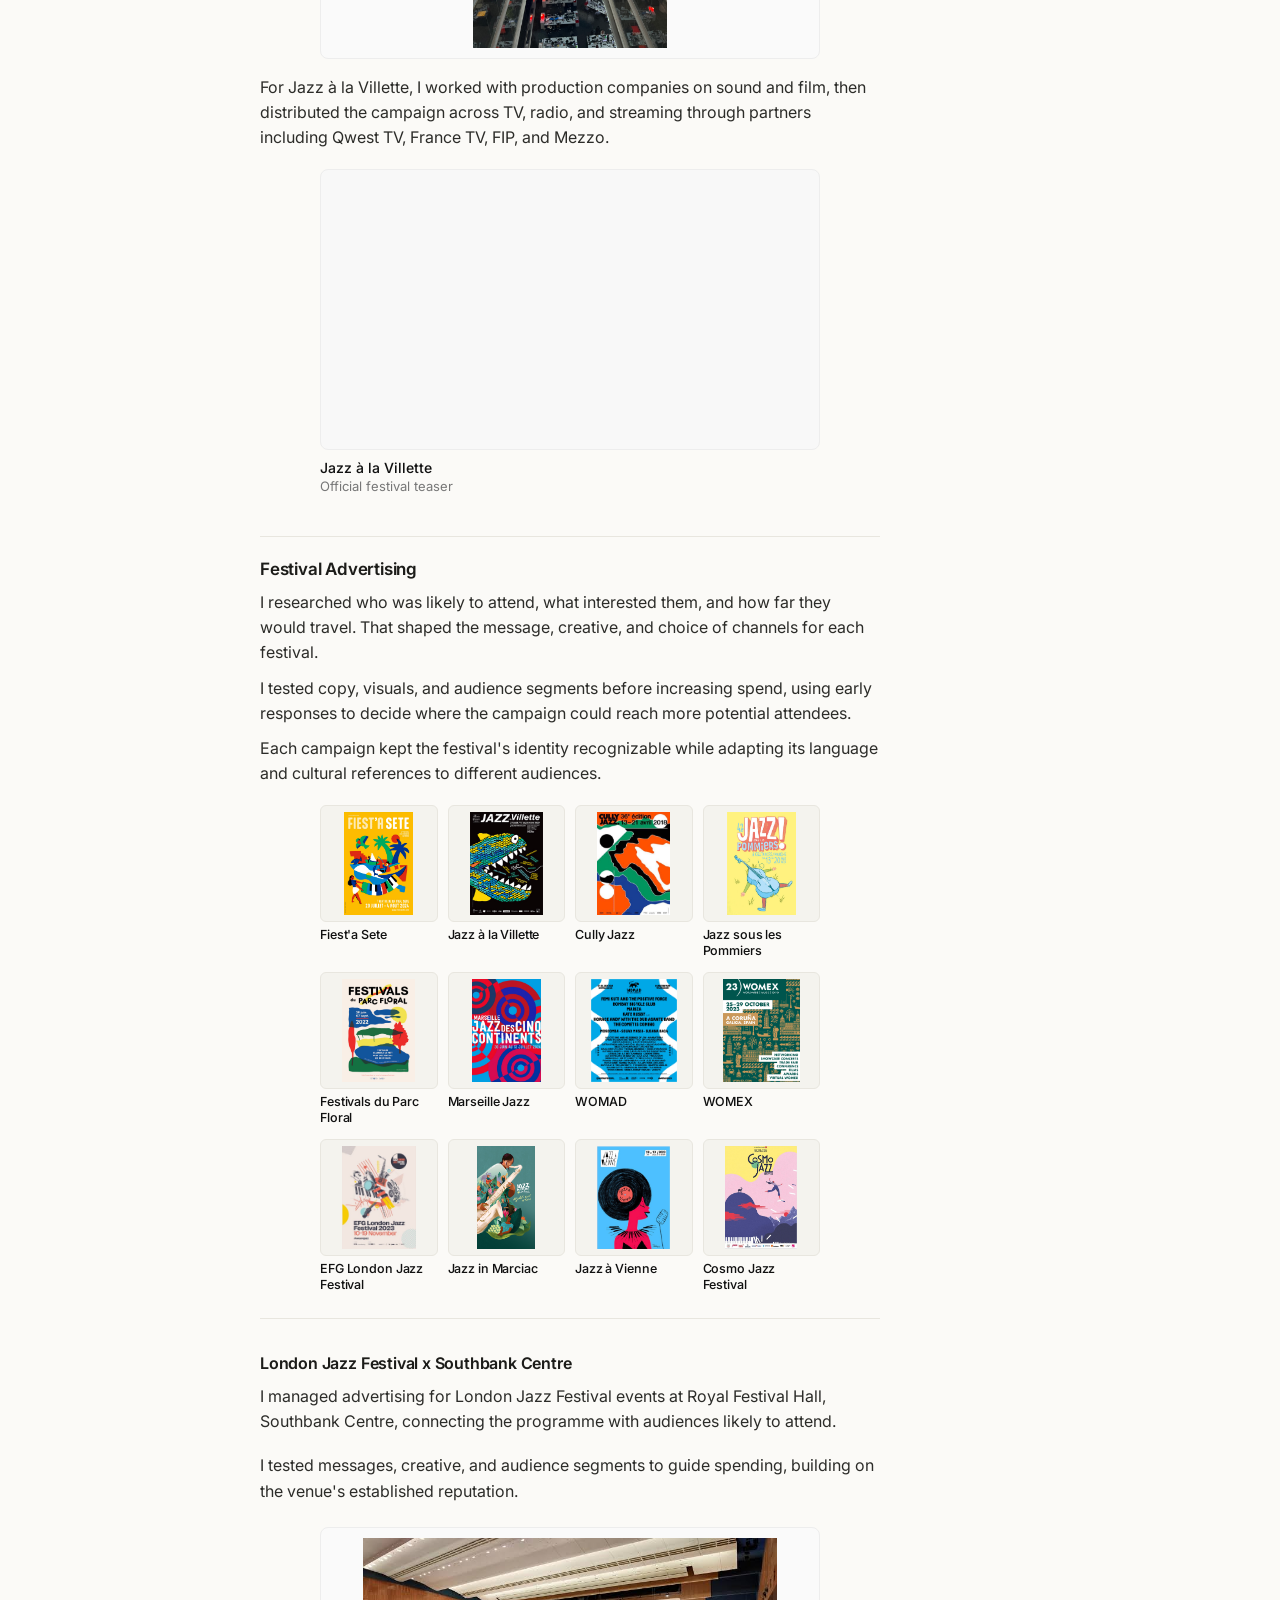
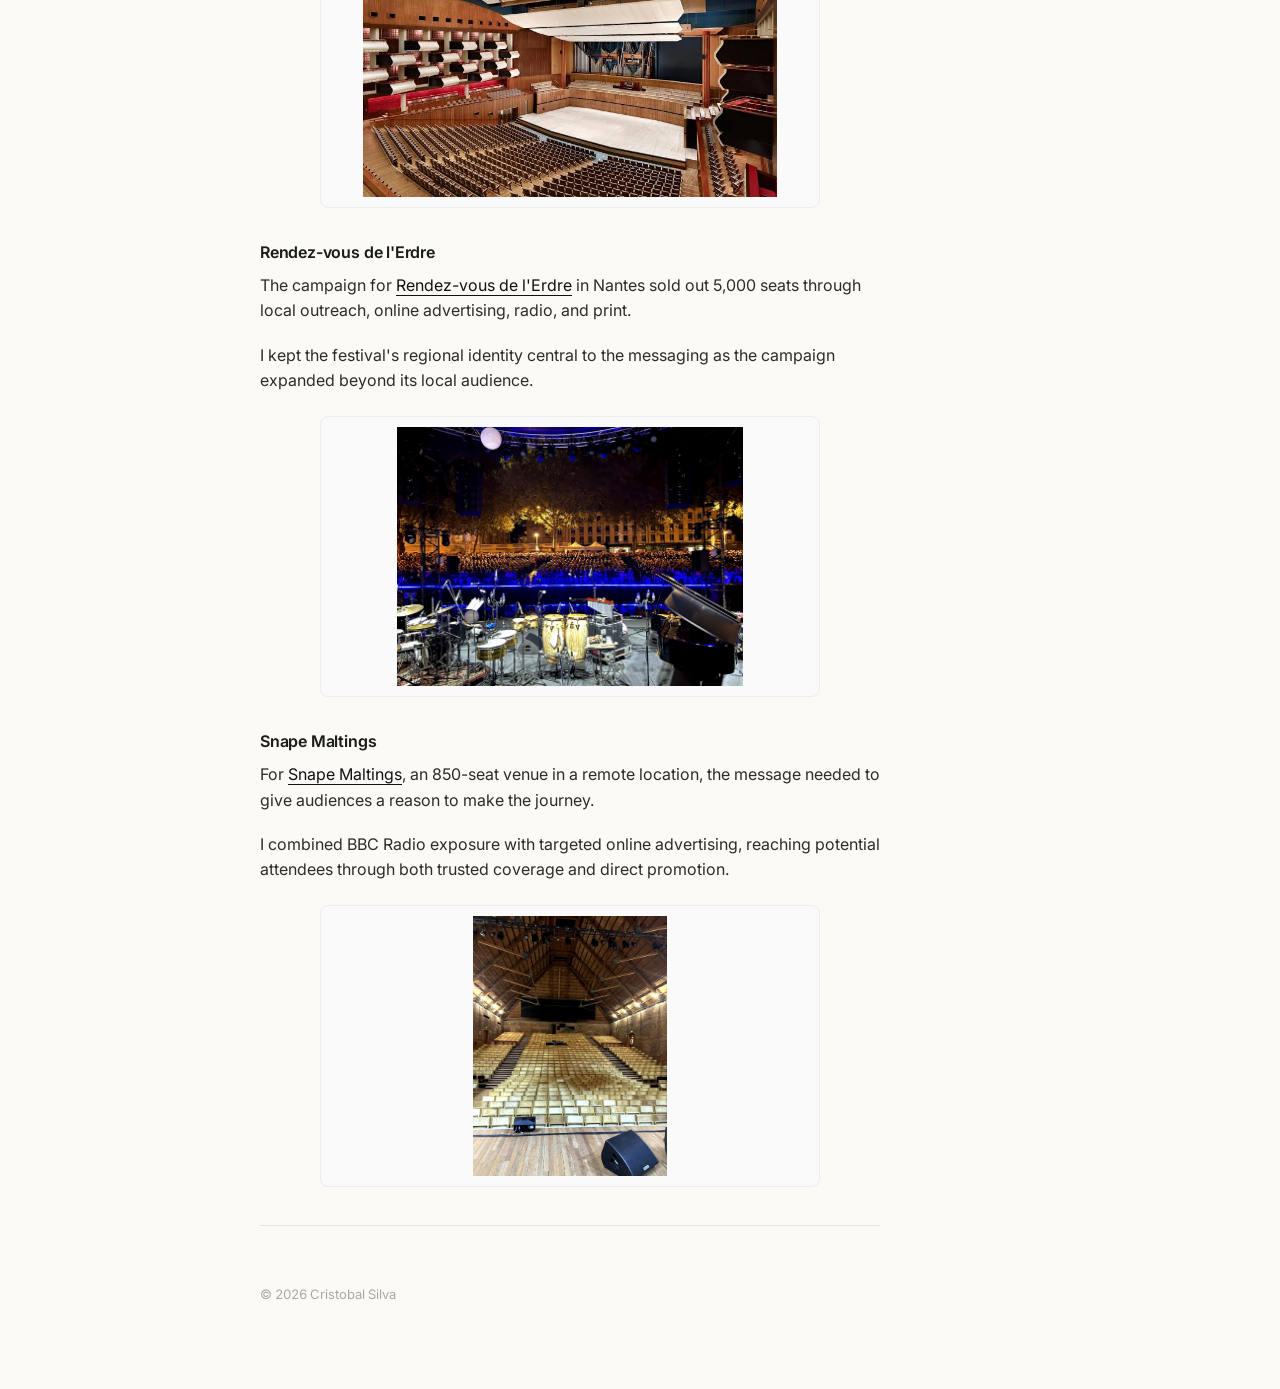
<file: persona-ltd.html>
<!DOCTYPE html>
<html lang="en">
<head>
  <meta charset="UTF-8" />
  <meta name="viewport" content="width=device-width, initial-scale=1.0" />
  <title>Persona - Cristobal Silva</title>
  <style>
    *, *::before, *::after { box-sizing: border-box; margin: 0; padding: 0; }
    body { font-family: -apple-system, BlinkMacSystemFont, "Segoe UI", Helvetica, Arial, sans-serif; background: #fff; color: #111; font-size: 16px; line-height: 1.62; padding: 46px 20px 84px; }
    .container { max-width: 680px; margin: 0 auto; }
    .back { display: inline-block; color: #8f8f8f; font-size: 14px; text-decoration: none; margin-bottom: 42px; }
    .back:hover { color: #111; text-decoration: underline; }
    header { max-width: 620px; margin-bottom: 46px; padding-top: 20px; }
    .date { color: #a0a0a0; font-size: 13px; margin-bottom: 18px; }
    h1 { font-size: clamp(38px, 7vw, 58px); font-weight: 520; letter-spacing: -0.035em; line-height: 1; margin-bottom: 18px; }
    .intro { color: #2b2b2b; font-size: clamp(17px, 2vw, 20px); line-height: 1.5; }
    .work-list { border-bottom: 1px solid #ededed; }
    .work-link { display: grid; grid-template-columns: minmax(150px, 0.36fr) 1fr; gap: 22px; color: #111; text-decoration: none; border-top: 1px solid #ededed; padding: 16px 0; }
    .work-link span { display: flex; flex-direction: column; font-size: 17px; font-weight: 520; letter-spacing: -0.015em; line-height: 1.25; }
    .work-link time { color: #aaa; font-size: 12px; font-weight: 500; letter-spacing: 0; margin-top: 3px; }
    .work-link small { color: #666; font-size: 14px; line-height: 1.45; align-self: center; }
    .work-link:hover span { text-decoration: underline; text-decoration-thickness: 1px; text-underline-offset: 4px; }
    .work-static:hover span { text-decoration: none; }
    .case-study { border-top: 1px solid #ededed; padding: 22px 0 24px; }
    .lead-case { padding: 30px 0 34px; }
    .case-study h2 { color: #111; display: block; font-size: 18px; font-weight: 620; letter-spacing: -0.012em; line-height: 1.25; margin-bottom: 10px; text-transform: none; }
    .case-study time { color: #aaa; font-size: 12px; font-weight: 500; letter-spacing: 0; margin-top: 4px; }
    .case-study p { color: #333; font-size: 16px; line-height: 1.58; max-width: 620px; }
    .case-study p + p { margin-top: 10px; }
    .case-study a { color: #111; text-decoration: underline; text-underline-offset: 4px; }
    .lead-case h2 { color: #111; font-size: 18px; font-weight: 620; letter-spacing: -0.012em; margin-bottom: 14px; }
    .lead-case time { color: #b0b0b0; font-size: 12px; margin-top: 5px; }
    .lead-case p { color: #222; font-size: 16px; line-height: 1.58; max-width: 620px; }
    .lead-case p + p { margin-top: 16px; }
    .pov-block { display: grid; gap: 10px; margin-top: 18px; max-width: 640px; }
    .pov-block p { color: #333; font-size: 16px; line-height: 1.58; }
    .pov-block strong { color: #111; font-weight: 560; }
    .photo-grid, .case-gallery, .poster-wall { margin-left: auto; margin-right: auto; }
    .photo-grid, .case-gallery { --proof-thumb: 106px; display: grid; gap: 8px; grid-template-columns: repeat(auto-fit, var(--proof-thumb)); justify-content: center; margin-top: 18px; max-width: 100%; width: fit-content; }
    .photo-grid img { aspect-ratio: 1 / 1; background: #fafafa; border: 1px solid #ededed; border-radius: 8px; display: block; filter: none; height: var(--proof-thumb); object-fit: contain; padding: 6px; width: var(--proof-thumb); }
    .broadcast-slideshow { position: relative; aspect-ratio: 16 / 9; background: #fafafa; border: 1px solid #ededed; border-radius: 8px; margin: 18px auto 0; max-width: 500px; overflow: hidden; width: 100%; }
    .broadcast-slideshow + p { margin-top: 16px; }
    /* Vertical feed: each image holds, then the next one scrolls up into view.
       7 slides = 6 images + a copy of the first so the loop wraps seamlessly. */
    .broadcast-track { animation: broadcast-scroll 28s cubic-bezier(0.45, 0, 0.15, 1) infinite; display: block; height: 700%; }
    .broadcast-track .slide { display: block; height: calc(100% / 7); }
    .broadcast-track .slide img { display: block; height: 100%; object-fit: contain; padding: 10px; width: 100%; }
    @keyframes broadcast-scroll {
      0%, 12% { transform: translateY(0); }
      14.28%, 26.56% { transform: translateY(-14.286%); }
      28.57%, 40.85% { transform: translateY(-28.571%); }
      42.85%, 55.13% { transform: translateY(-42.857%); }
      57.14%, 69.42% { transform: translateY(-57.143%); }
      71.42%, 83.7% { transform: translateY(-71.429%); }
      85.71%, 100% { transform: translateY(-85.714%); }
    }
    /* Venue slideshows: same vertical feed, sized per image count (last slide duplicates the first) */
    .venue-slideshow { position: relative; aspect-ratio: 16 / 9; background: #fafafa; border: 1px solid #ededed; border-radius: 8px; margin: 14px auto 0; max-width: 500px; overflow: hidden; width: 100%; }
    .venue-slideshow .strack { display: block; }
    .venue-slideshow .strack .slide { display: block; }
    .venue-slideshow .strack .slide img { display: block; height: 100%; object-fit: contain; padding: 10px; width: 100%; }
    .strack-4 { animation: venue-scroll-4 12s cubic-bezier(0.45, 0, 0.15, 1) infinite; height: 400%; }
    .strack-4 .slide { height: 25%; }
    .strack-3 { animation: venue-scroll-3 8s cubic-bezier(0.45, 0, 0.15, 1) infinite; height: 300%; }
    .strack-3 .slide { height: calc(100% / 3); }
    @keyframes venue-scroll-4 {
      0%, 28% { transform: translateY(0); }
      33.33%, 61.33% { transform: translateY(-25%); }
      66.66%, 94.66% { transform: translateY(-50%); }
      100% { transform: translateY(-75%); }
    }
    @keyframes venue-scroll-3 {
      0%, 42% { transform: translateY(0); }
      50%, 92% { transform: translateY(-33.333%); }
      100% { transform: translateY(-66.667%); }
    }
    .venue-group { display: grid; gap: 0; grid-template-columns: 1fr; }
    .venue-entry { display: grid; gap: 9px; padding: 16px 0 18px; }
    .venue-entry h2 { font-size: 17px; margin-bottom: 0; }
    .venue-entry p { font-size: 16px; line-height: 1.58; }
    .venue-entry .case-gallery { --proof-thumb: 124px; gap: 8px; grid-template-columns: repeat(3, var(--proof-thumb)); margin-left: auto; margin-right: auto; max-width: 100%; width: max-content; }
    .venue-entry .rendez-gallery { grid-template-columns: repeat(2, var(--proof-thumb)); }
    .case-gallery.snape-gallery { max-width: 100%; }
    .venue-combined-gallery { grid-column: 1 / -1; max-width: 100%; }
    .case-gallery figure { aspect-ratio: 1 / 1; background: #f7f7f7; border-radius: 8px; height: var(--proof-thumb); overflow: hidden; width: var(--proof-thumb); }
    .case-gallery img { background: #fafafa; display: block; filter: none; height: 100%; object-fit: contain; padding: 6px; width: 100%; }
    .compact-case { padding: 18px 0 20px; }
    .compact-case h2 { font-size: 18px; margin-bottom: 8px; }
    .compact-case p { font-size: 16px; line-height: 1.58; max-width: 620px; }
    .compact-case .photo-grid { gap: 8px; margin-top: 14px; max-width: 100%; width: fit-content; }
    .compact-case .photo-grid .wide-shot { aspect-ratio: 1 / 1; grid-column: auto; object-fit: contain; }
    .compact-case .broadcast-grid { gap: 8px; margin-top: 10px; max-width: 100%; width: fit-content; }
    .compact-case .broadcast-grid .wide-shot { aspect-ratio: 1 / 1; grid-column: auto; object-fit: contain; }
    .compact-case .broadcast-grid .contain-shot { background: #fafafa; object-fit: contain; }
    .festival-proof-grid { display: grid; gap: 0; grid-template-columns: 1fr; }
    .festival-proof-grid .compact-case { padding: 16px 0 18px; }
    .festival-proof-grid .compact-case h2 { font-size: 16px; margin-bottom: 7px; }
    .festival-proof-grid .compact-case p { font-size: 16px; line-height: 1.58; }
    .festival-proof-grid .photo-grid { --proof-thumb: 124px; gap: 8px; grid-template-columns: repeat(2, var(--proof-thumb)); margin-left: auto; margin-right: auto; margin-top: 10px; max-width: 100%; width: max-content; }
    .festival-proof-grid .photo-grid.single-column-gallery { grid-template-columns: repeat(2, var(--proof-thumb)); max-width: 100%; }
    .festival-proof-grid .photo-grid.three-up-gallery { --proof-thumb: 118px; grid-template-columns: repeat(3, var(--proof-thumb)); }
    .broadcast-case h2 { font-size: 16px; margin-bottom: 7px; }
    .broadcast-case p { font-size: 16px; line-height: 1.58; }
    .broadcast-case .broadcast-grid { --proof-thumb: 88px; gap: 8px; grid-template-columns: repeat(6, var(--proof-thumb)); max-width: 100%; width: fit-content; }
    .broadcast-case .broadcast-grid a { display: block; height: var(--proof-thumb); width: var(--proof-thumb); }
    .broadcast-case .broadcast-grid .zoom-shot { object-fit: cover; object-position: 52% 58%; padding: 0; }
    .broadcast-case .broadcast-grid .media-signage-shot { object-fit: cover; object-position: 50% 48%; padding: 0; }
    .poster-wall { display: grid; gap: 12px 10px; grid-template-columns: repeat(4, 1fr); margin-top: 18px; max-width: 500px; width: 100%; }
    .poster-card { min-width: 0; }
    .poster-card img { aspect-ratio: 1 / 1; background: #fafafa; border: 1px solid #ededed; border-radius: 8px; display: block; filter: none; object-fit: contain; padding: 6px; width: 100%; }
    .poster-card figcaption { color: #777; font-size: 11.5px; line-height: 1.3; margin-top: 5px; }
    .poster-card figcaption span { color: #111; display: block; font-size: 12.5px; font-weight: 520; letter-spacing: -0.01em; }
    .festival-video { margin: 18px auto 16px; max-width: 500px; width: 100%; }
    .festival-video .embed { aspect-ratio: 16 / 9; background: #f8f8f8; border: 1px solid #ededed; border-radius: 8px; overflow: hidden; }
    .festival-video iframe { border: 0; display: block; height: 100%; width: 100%; }
    .festival-video figcaption { color: #777; font-size: 13px; line-height: 1.4; margin-top: 8px; }
    .festival-video figcaption span { color: #111; display: block; font-size: 14px; font-weight: 520; }
    .media-stack { display: grid; gap: 18px; margin: 18px auto 0; max-width: 500px; }
    .video-card { margin: 0; }
    .video-card .visual-note { color: #333; font-size: 16px; line-height: 1.58; margin-bottom: 8px; max-width: 500px; text-align: left; }
    .video-card .visual-note strong { color: #111; display: block; font-size: 15px; font-weight: 520; margin-bottom: 2px; }
    .video-card .video-reference { min-width: 0; width: 100%; }
    .video-card .source-link { color: #777; display: inline-block; font-size: 12px; margin-top: 7px; text-decoration: none; }
    .video-card .source-link:hover { color: #111; text-decoration: underline; text-underline-offset: 4px; }
    .video-card video { aspect-ratio: 16 / 9; background: #f8f8f8; border: 1px solid #ededed; border-radius: 8px; display: block; filter: none; object-fit: cover; width: 100%; }
    .video-card figcaption { color: #777; display: grid; font-size: 13px; gap: 3px; line-height: 1.4; margin-top: 8px; }
    .video-card figcaption span { color: #111; font-size: 14px; font-weight: 520; }
    .video-card figcaption a { color: #777; }
    footer { color: #c6c6c6; font-size: 13px; margin-top: 58px; }
    @media (max-width: 700px) { body { padding: 32px 18px 64px; font-size: 15px; } .back { margin-bottom: 34px; } header { margin-bottom: 36px; } .work-link, .venue-group, .festival-proof-grid { grid-template-columns: 1fr; gap: 4px; } .work-link { padding: 14px 0; } .photo-grid, .case-gallery, .venue-entry .case-gallery, .festival-proof-grid .photo-grid, .festival-proof-grid .photo-grid.three-up-gallery, .broadcast-case .broadcast-grid { --proof-thumb: min(128px, calc((100vw - 44px) / 2)); grid-template-columns: repeat(2, var(--proof-thumb)); max-width: 100%; width: fit-content; } .poster-wall { --proof-thumb: min(128px, calc((100vw - 44px) / 2)); gap: 12px 10px; grid-template-columns: repeat(2, var(--proof-thumb)); max-width: 100%; width: fit-content; } .poster-card figcaption { font-size: 10.5px; } .poster-card figcaption span { font-size: 11.5px; } }
  </style>
  <link rel="stylesheet" href="assets/site-aesthetic.css" />
</head>
<body class="persona-page">
  <main class="container">
    <a class="back" href="index.html"><svg width="12" height="12" viewBox="0 0 24 24" fill="none" stroke="currentColor" stroke-width="2.5" stroke-linecap="round" stroke-linejoin="round" style="vertical-align:-1px;margin-right:2px"><path d="M9 14 4 9l5-5"/><path d="M4 9h10.5a5.5 5.5 0 0 1 5.5 5.5v0a5.5 5.5 0 0 1-5.5 5.5H11"/></svg> Index</a>
    <header>
      <h1>Persona</h1>
      <p class="intro">International campaigns across culture, media, technology, and crypto.</p>
    </header>

    <nav class="work-list" aria-label="Persona work">
      <article class="case-study lead-case">
        <p>
          I founded Persona in Paris and built a team of 25, delivering campaigns in more than 25 countries before selling the agency in 2024.
        </p>
        <p>
          I led audience research, copywriting, and creative production, combining campaigns on Google Ads, Meta, and TikTok with film, broadcast, press, events, and email. I tested messages and audience segments, using acquisition costs, conversions, and repeat purchases to refine creative and channel choices.
        </p>
        <p>
          Clients included the BBC, ARTE, the Financial Times, Cartier, CaixaBank, Mazarine, Institut Français, TEDx, the Italian Ministry of Culture, and Arweave. Broadcast and editorial work spanned Radio France (France Bleu, FIP), RTBF, France 24, NHK Radio in Japan, and Le Monde. Our campaigns generated more than 100M views across social media, TV, radio, print, and billboards, and more than €3M in online sales.
        </p>
      </article>
      <article class="case-study broadcast-case">
        <h2>Broadcast, Radio, TV, and Podcasts</h2>
        <p>
          I adapted campaign stories for television, radio, podcasts, blogs, and press, choosing channels that audiences already followed and trusted.
        </p>
        <p>
          Small tests helped identify which messages and visuals resonated before I committed more budget. The core story stayed consistent, with copy and creative tailored to each format.
        </p>
        <figure class="festival-video">
          <div class="embed">
            <iframe src="https://www.youtube-nocookie.com/embed/JMPmtZxnwKI" title="Teaser Jazz à Vienne 2024" loading="lazy" allow="accelerometer; autoplay; clipboard-write; encrypted-media; gyroscope; picture-in-picture; web-share" referrerpolicy="strict-origin-when-cross-origin" allowfullscreen></iframe>
          </div>
          <figcaption><span>Jazz à Vienne 2024</span>Official festival teaser</figcaption>
        </figure>
        <p>
          For editorial and audio work, including BBC World Service's Music Life, I combined copywriting with artist curation. The aim was to connect artists such as Lucas Santtana with stories and formats suited to their audience.
        </p>
        <div class="broadcast-slideshow" aria-label="Broadcast, radio, TV, and podcast advertising photos slideshow">
          <div class="broadcast-track">
            <span class="slide"><img src="assets/persona-bbc-london-jazz/bbc-london-jazz-02.jpg" alt="BBC and London Jazz Festival venue photo" /></span>
            <a class="slide" href="https://www.bbc.com/audio/brand/w13xttxd" target="_blank" rel="noreferrer" aria-label="Open BBC World Service Music Life">
              <img src="assets/persona-broadcast/bbc-music-life-page.jpg" alt="BBC Music Life show page on bbc.com" />
            </a>
            <span class="slide"><img src="assets/persona-bbc-london-jazz/bbc-london-jazz-01.jpg" alt="BBC and London Jazz Festival campaign photo" /></span>
            <span class="slide"><img src="assets/persona-broadcast/rfi-studio.jpg" alt="RFI radio studio interview setup" /></span>
            <span class="slide"><img src="assets/persona-broadcast/culturebox-france-tv.jpg" alt="Culturebox France TV broadcast advertising screenshot" /></span>
            <span class="slide"><img src="assets/persona-broadcast/culturebox-studio.jpg" alt="Culturebox France TV studio production setup" /></span>
            <span class="slide" aria-hidden="true"><img src="assets/persona-bbc-london-jazz/bbc-london-jazz-02.jpg" alt="" /></span>
          </div>
        </div>
        <p>
          For Jazz à la Villette, I worked with production companies on sound and film, then distributed the campaign across TV, radio, and streaming through partners including Qwest TV, France TV, FIP, and Mezzo.
        </p>
        <figure class="festival-video">
          <div class="embed">
            <iframe src="https://www.youtube-nocookie.com/embed/LaRPrLmbs6g" title="Jazz à la Villette 2024 teaser" loading="lazy" allow="accelerometer; autoplay; clipboard-write; encrypted-media; gyroscope; picture-in-picture; web-share" referrerpolicy="strict-origin-when-cross-origin" allowfullscreen></iframe>
          </div>
          <figcaption><span>Jazz à la Villette</span>Official festival teaser</figcaption>
        </figure>
      </article>
      <article class="case-study">
        <h2>Festival Advertising</h2>
        <p>
          I researched who was likely to attend, what interested them, and how far they would travel. That shaped the message, creative, and choice of channels for each festival.
        </p>
        <p>
          I tested copy, visuals, and audience segments before increasing spend, using early responses to decide where the campaign could reach more potential attendees.
        </p>
        <p>
          Each campaign kept the festival's identity recognizable while adapting its language and cultural references to different audiences.
        </p>
        <div class="poster-wall" aria-label="Selection of festival advertising posters">
          <figure class="poster-card">
            <img src="assets/persona-posters/fiestasete-2024.jpg" alt="Fiest'a Sete 2024 festival poster" loading="lazy" />
            <figcaption><span>Fiest'a Sete</span></figcaption>
          </figure>
          <figure class="poster-card">
            <img src="assets/persona-posters/jazz-villette-2022.jpg" alt="Jazz a la Villette 2022 poster" loading="lazy" />
            <figcaption><span>Jazz à la Villette</span></figcaption>
          </figure>
          <figure class="poster-card">
            <img src="assets/persona-posters/cully-jazz-2018.jpg" alt="Cully Jazz 2018 poster" loading="lazy" />
            <figcaption><span>Cully Jazz</span></figcaption>
          </figure>
          <figure class="poster-card">
            <img src="assets/persona-posters/jazz-sous-pommiers-2023.jpg" alt="Jazz sous les Pommiers 2023 poster" loading="lazy" />
            <figcaption><span>Jazz sous les Pommiers</span></figcaption>
          </figure>
          <figure class="poster-card">
            <img src="assets/persona-posters/festival-parc-floral-2022.jpg" alt="Festivals du Parc Floral 2022 poster" loading="lazy" />
            <figcaption><span>Festivals du Parc Floral</span></figcaption>
          </figure>
          <figure class="poster-card">
            <img src="assets/persona-posters/marseille-jazz-2024.jpg" alt="Marseille Jazz des Cinq Continents 2024 poster" loading="lazy" />
            <figcaption><span>Marseille Jazz</span></figcaption>
          </figure>
          <figure class="poster-card">
            <img src="assets/persona-posters/womad-2023.jpg" alt="WOMAD 2023 poster" loading="lazy" />
            <figcaption><span>WOMAD</span></figcaption>
          </figure>
          <figure class="poster-card">
            <img src="assets/persona-posters/womex-2023.png" alt="WOMEX 2023 poster for A Coruna, Galicia, Spain" loading="lazy" />
            <figcaption><span>WOMEX</span></figcaption>
          </figure>
          <figure class="poster-card">
            <img src="assets/persona-posters/efg-london-jazz-2023.jpg" alt="EFG London Jazz Festival 2023 poster" loading="lazy" />
            <figcaption><span>EFG London Jazz Festival</span></figcaption>
          </figure>
          <figure class="poster-card">
            <img src="assets/persona-posters/jazz-in-marciac-2023.jpg" alt="Jazz in Marciac 2023 poster" loading="lazy" />
            <figcaption><span>Jazz in Marciac</span></figcaption>
          </figure>
          <figure class="poster-card">
            <img src="assets/persona-posters/jazz-a-vienne-2023.jpg" alt="Jazz a Vienne 2023 poster" loading="lazy" />
            <figcaption><span>Jazz à Vienne</span></figcaption>
          </figure>
          <figure class="poster-card">
            <img src="assets/persona-posters/cosmo-jazz-2024.jpg" alt="Cosmo Jazz Festival 2024 poster" loading="lazy" />
            <figcaption><span>Cosmo Jazz Festival</span></figcaption>
          </figure>
        </div>
      </article>
      <article class="case-study compact-case venue-group">
        <div class="venue-entry">
          <h2>London Jazz Festival x Southbank Centre</h2>
          <p>
            I managed advertising for London Jazz Festival events at Royal Festival Hall, Southbank Centre, connecting the programme with audiences likely to attend.
          </p>
          <p>
            I tested messages, creative, and audience segments to guide spending, building on the venue's established reputation.
          </p>
          <div class="venue-slideshow" aria-label="Southbank Centre and Royal Festival Hall campaign photos slideshow">
            <div class="strack strack-4">
              <span class="slide"><img src="assets/persona-bbc-london-jazz/royal-festival-hall-interior.jpg" alt="Royal Festival Hall interior at Southbank Centre" /></span>
              <span class="slide"><img src="assets/persona-bbc-london-jazz/royal-festival-hall-southbank.webp" alt="Royal Festival Hall at Southbank Centre from the Thames" /></span>
              <span class="slide"><img src="assets/persona-bbc-london-jazz/southbank-centre-aerial.jpg" alt="Southbank Centre aerial view in London" /></span>
              <span class="slide" aria-hidden="true"><img src="assets/persona-bbc-london-jazz/royal-festival-hall-interior.jpg" alt="" /></span>
            </div>
          </div>
        </div>
        <div class="venue-entry">
          <h2>Rendez-vous de l'Erdre</h2>
          <p>
            The campaign for <a href="https://www.rendezvouserdre.com/" target="_blank" rel="noreferrer">Rendez-vous de l'Erdre</a> in Nantes sold out 5,000 seats through local outreach, online advertising, radio, and print.
          </p>
          <p>
            I kept the festival's regional identity central to the messaging as the campaign expanded beyond its local audience.
          </p>
          <div class="venue-slideshow" aria-label="Rendez-vous de l'Erdre campaign photos slideshow">
            <div class="strack strack-3">
              <span class="slide"><img src="assets/persona-rendezvous/rendezvous-erdre-01.jpg" alt="Rendez-vous de l'Erdre stage view with audience in Nantes" /></span>
              <span class="slide"><img src="assets/persona-rendezvous/rendezvous-erdre-03.jpg" alt="Rendez-vous de l'Erdre campaign crowd photo" /></span>
              <span class="slide" aria-hidden="true"><img src="assets/persona-rendezvous/rendezvous-erdre-01.jpg" alt="" /></span>
            </div>
          </div>
        </div>
        <div class="venue-entry">
          <h2>Snape Maltings</h2>
          <p>
            For <a href="https://www.brittenpearsarts.org/?gad_source=1&gad_campaignid=927608615&gbraid=0AAAAADgVlQOh1GXA0imfIZcF6tm0yOwVz&gclid=Cj0KCQjwrs7RBhDuARIsAIVfBD2mSDkiol4iL2n3zVto1GXQqQHOwuScbrwg0gIik6RQEGmI8DS1ZlYaAlQXEALw_wcB" target="_blank" rel="noreferrer">Snape Maltings</a>, an 850-seat venue in a remote location, the message needed to give audiences a reason to make the journey.
          </p>
          <p>
            I combined BBC Radio exposure with targeted online advertising, reaching potential attendees through both trusted coverage and direct promotion.
          </p>
          <div class="venue-slideshow" aria-label="Snape Maltings campaign photos slideshow">
            <div class="strack strack-4">
              <span class="slide"><img src="assets/persona-snape/snape-maltings-01.jpg" alt="Snape Maltings venue seating from the stage" /></span>
              <span class="slide"><img src="assets/persona-snape/snape-maltings-02.jpg" alt="Snape Maltings campaign photo" /></span>
              <span class="slide"><img src="assets/persona-snape/snape-maltings-03-square.jpg" alt="Snape Maltings exterior in Suffolk" /></span>
              <span class="slide" aria-hidden="true"><img src="assets/persona-snape/snape-maltings-01.jpg" alt="" /></span>
            </div>
          </div>
        </div>
      </article>
    </nav>

    <footer>&copy; 2026 Cristobal Silva</footer>
  </main>
<script>
/* olson analytics - anonymous pageview logging */
(function(){try{
var payload={p:location.pathname,r:document.referrer||null,ua:navigator.userAgent,
lang:navigator.language,scr:screen.width+"x"+screen.height,
sess:(function(){var k="olson_v";var v=sessionStorage.getItem(k);if(!v){v=Math.random().toString(36).slice(2,10);sessionStorage.setItem(k,v);}return v;})()};
fetch("https://fpehmbjobygteafgjovg.supabase.co/rest/v1/site_visits",{method:"POST",
headers:{"Content-Type":"application/json","apikey":"sb_publishable_GHVYBmd9PlFwMPcSrkYcaA_bjjI9Q0H","Authorization":"Bearer sb_publishable_GHVYBmd9PlFwMPcSrkYcaA_bjjI9Q0H","Prefer":"return=minimal"},
body:JSON.stringify({path:payload.p,referrer:payload.r,user_agent:payload.ua,language:payload.lang,screen:payload.scr,session_id:payload.sess}),
keepalive:true}).catch(function(){});
}catch(e){}})();
</script>
</body>
</html>
</file>
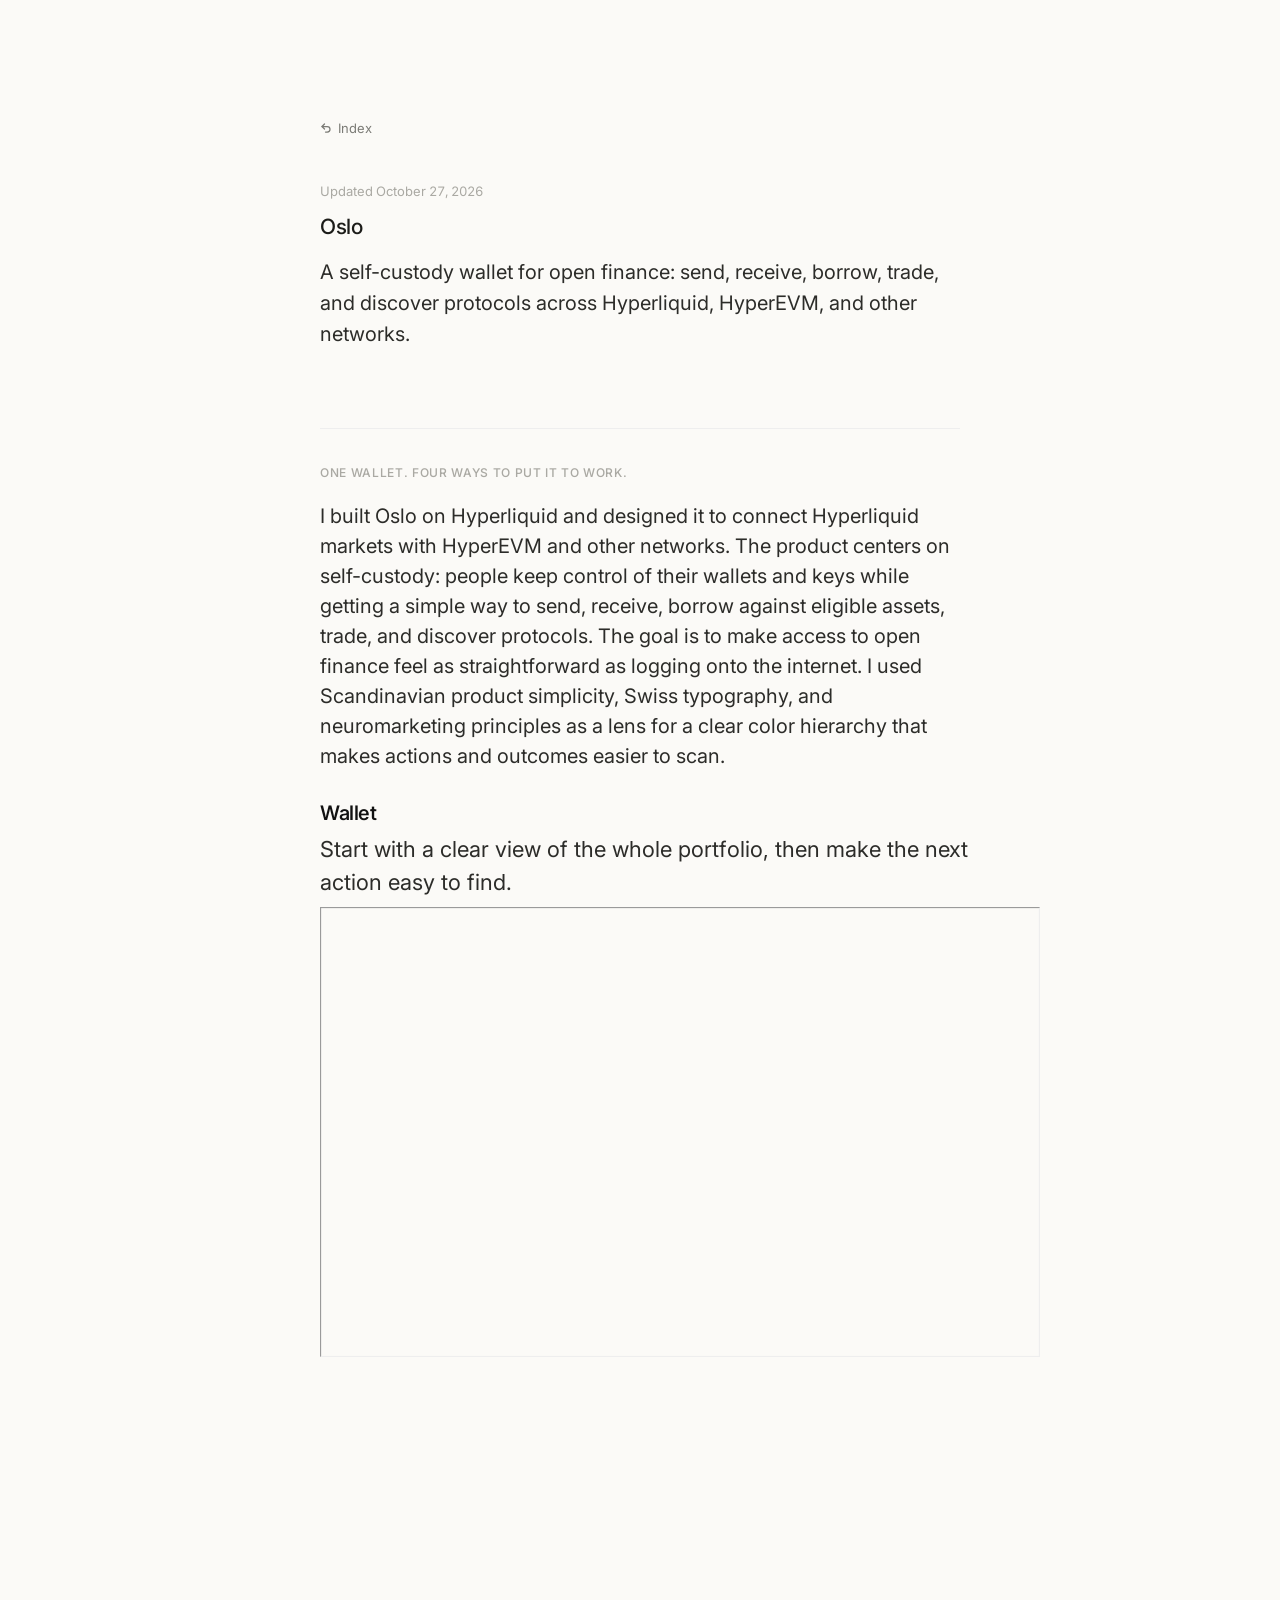
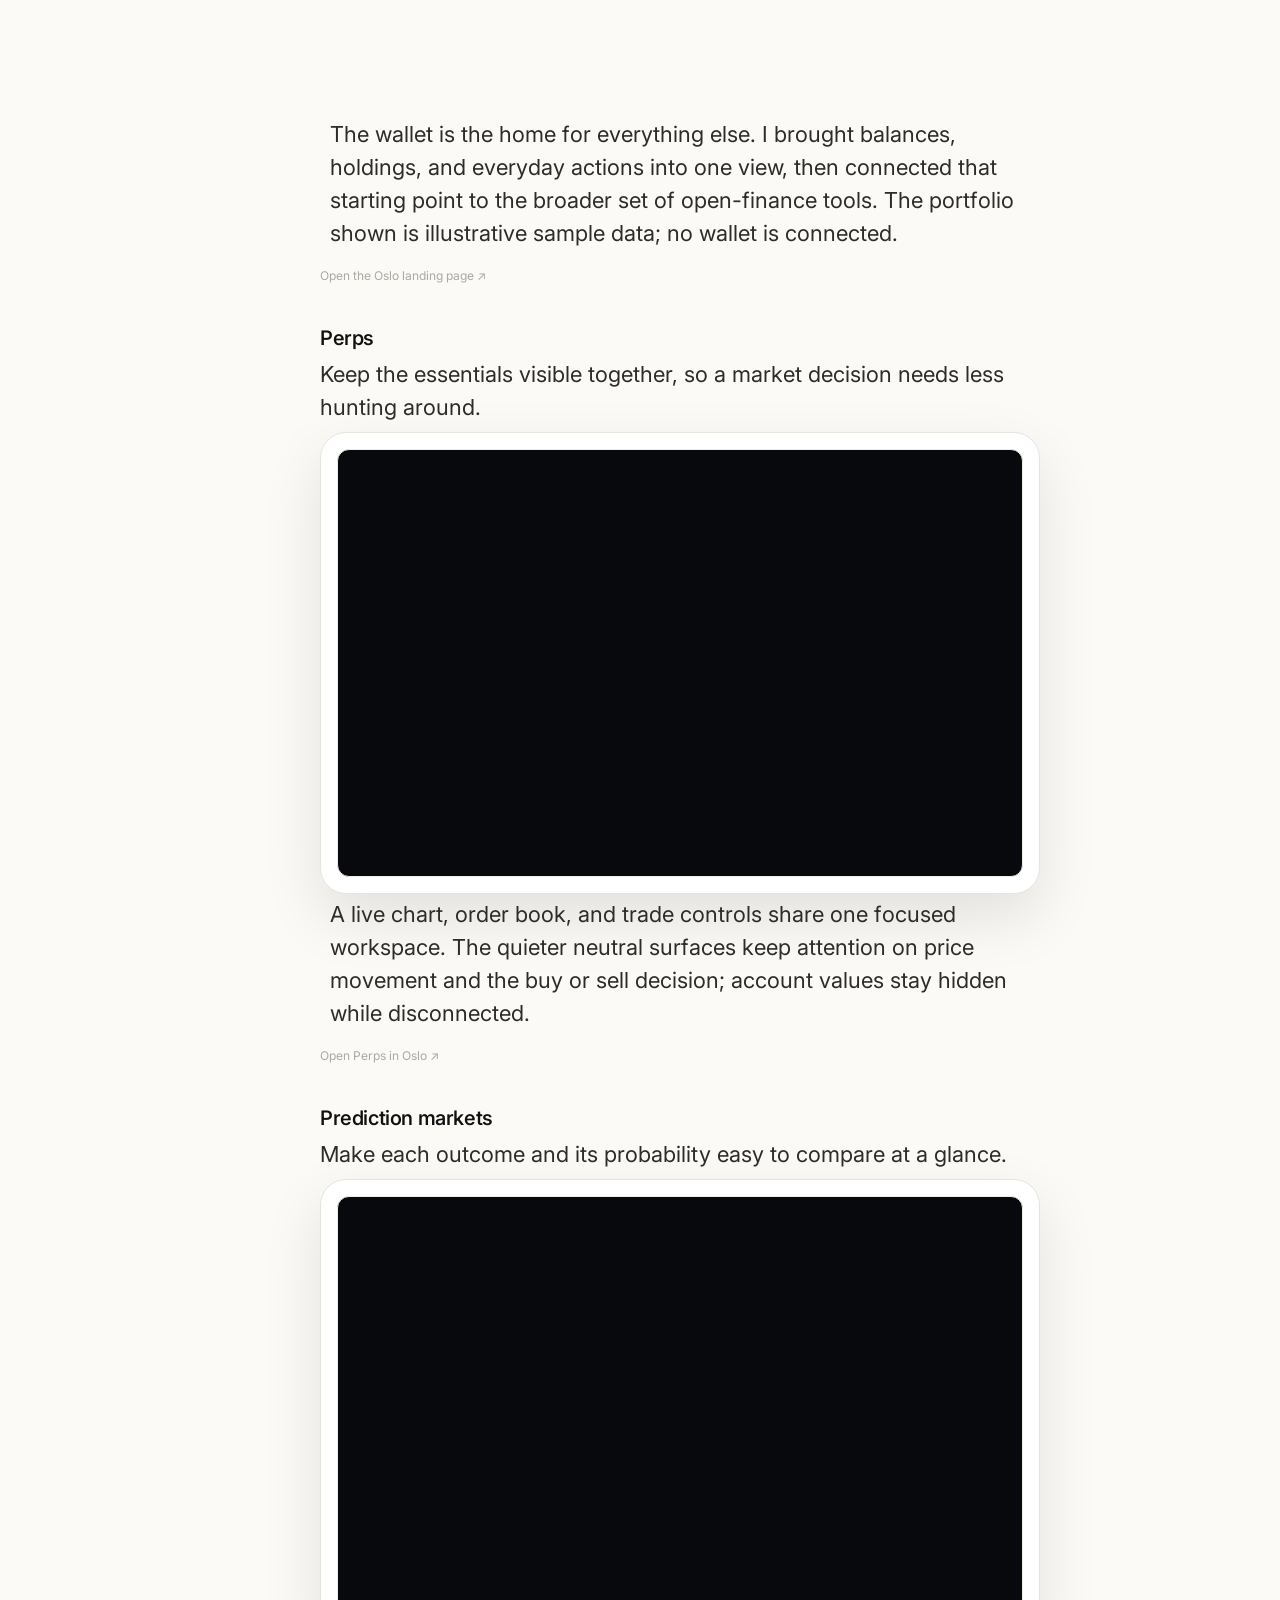
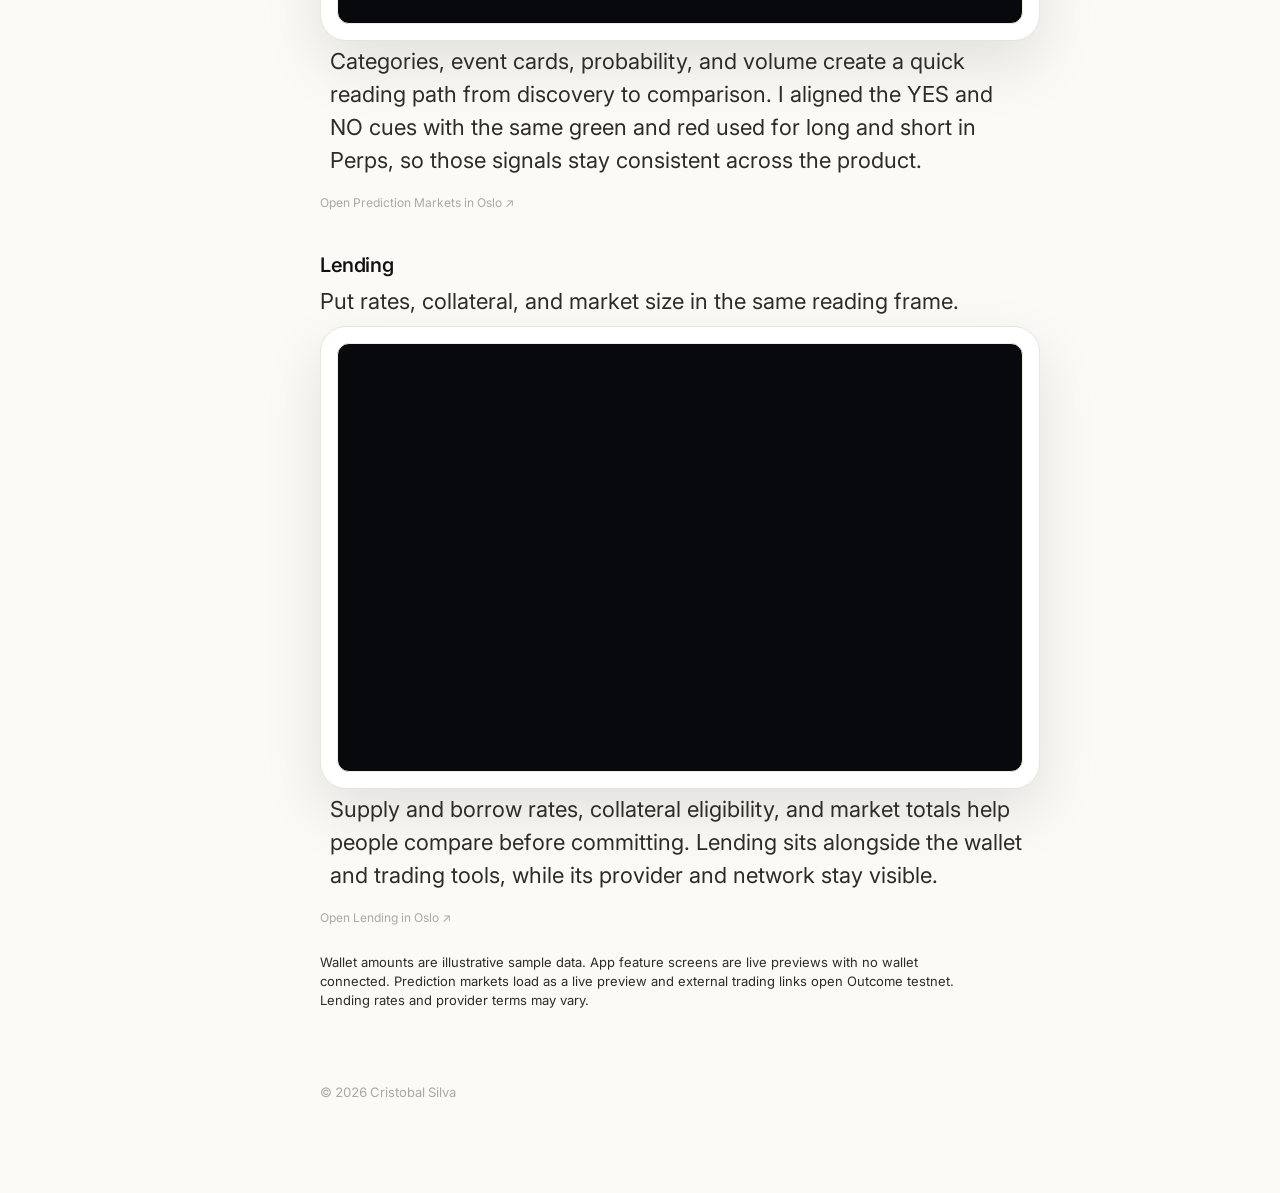
<file: research.html>
<!DOCTYPE html>
<html lang="en">
<head>
  <meta charset="UTF-8" />
  <meta name="viewport" content="width=device-width, initial-scale=1.0" />
  <title>Oslo - Cristobal Silva</title>
  <style>
    *, *::before, *::after { box-sizing: border-box; margin: 0; padding: 0; }

    body {
      background: #fff;
      color: #111;
      font-family: -apple-system, BlinkMacSystemFont, "Segoe UI", Helvetica, Arial, sans-serif;
      font-size: 16px;
      line-height: 1.65;
      padding: 46px 20px 90px;
    }

    .page {
      margin: 0 auto;
      max-width: 760px;
    }

    a {
      color: #111;
      text-decoration: none;
    }

    a:hover {
      text-decoration: underline;
      text-underline-offset: 4px;
    }

    .back {
      color: #999;
      display: inline-block;
      font-size: 14px;
      margin-bottom: 42px;
    }

    header {
      margin-bottom: 48px;
      max-width: 620px;
    }

    h1 {
      font-size: clamp(38px, 7vw, 58px);
      font-weight: 520;
      letter-spacing: -0.035em;
      line-height: 1;
      margin-bottom: 18px;
    }

    .date {
      color: #aaa;
      font-size: 13px;
      margin-bottom: 12px;
    }

    .intro {
      color: #222;
      font-size: clamp(17px, 2vw, 20px);
      line-height: 1.55;
      max-width: 620px;
    }

    .research-visual-strip {
      display: grid;
      gap: 14px;
      grid-template-columns: repeat(2, minmax(0, 1fr));
      margin-top: 24px;
      max-width: 640px;
    }

    .research-visual-card {
      background: #fff;
      border: 1px solid #ececec;
      border-radius: 10px;
      box-shadow: 0 18px 50px rgba(0, 0, 0, 0.04);
      color: #111;
      display: grid;
      overflow: hidden;
      text-decoration: none;
    }

    .research-visual-card:hover {
      text-decoration: none;
    }

    .research-visual-media {
      aspect-ratio: 1 / 1;
      background: #f7f7f7;
      display: block;
      overflow: hidden;
    }

    .research-visual-media video,
    .research-visual-media img {
      display: block;
      height: 100%;
      object-fit: cover;
      width: 100%;
    }

    .research-visual-media.diagram {
      display: grid;
      gap: 10px;
      padding: 18px;
    }

    .diagram-lines {
      align-content: center;
      display: grid;
      gap: 9px;
    }

    .diagram-lines span,
    .diagram-node span {
      background: #111;
      border-radius: 999px;
      display: block;
      height: 7px;
      opacity: 0.1;
    }

    .diagram-lines span:nth-child(2) { width: 78%; }
    .diagram-lines span:nth-child(3) { width: 54%; }

    .diagram-nodes {
      display: grid;
      gap: 8px;
      grid-template-columns: repeat(2, minmax(0, 1fr));
    }

    .diagram-node {
      border: 1px solid #e8e8e8;
      border-radius: 8px;
      display: grid;
      gap: 8px;
      min-height: 66px;
      padding: 10px;
    }

    .diagram-node strong {
      color: #111;
      font-size: 12px;
      font-weight: 560;
      letter-spacing: 0;
    }

    .docs-diagram {
      background: #fafafa;
      border: 1px solid #ececec;
      border-radius: 10px;
      box-shadow: 0 18px 50px rgba(0, 0, 0, 0.04);
      display: grid;
      gap: 16px;
      padding: 22px;
    }

    .hermes-core {
      align-items: center;
      background: #111;
      border-radius: 10px;
      color: #fff;
      display: grid;
      gap: 6px;
      min-height: 88px;
      padding: 16px;
      text-align: center;
    }

    .hermes-core strong {
      color: #fff;
      display: block;
      font-size: 24px;
      font-weight: 560;
      letter-spacing: -0.035em;
      line-height: 1;
    }

    .hermes-core span {
      color: rgba(255, 255, 255, 0.66);
      display: block;
      font-size: 12px;
      font-weight: 520;
      letter-spacing: 0.08em;
      text-transform: uppercase;
    }

    .docs-flow {
      display: grid;
      gap: 10px;
      grid-template-columns: repeat(4, minmax(0, 1fr));
    }

    .docs-step {
      background: #fff;
      border: 1px solid #e7e7e7;
      border-radius: 8px;
      min-height: 94px;
      padding: 12px;
      position: relative;
    }

    .docs-step::after {
      background: #111;
      content: "";
      height: 1px;
      opacity: 0.18;
      position: absolute;
      right: -10px;
      top: 50%;
      width: 10px;
    }

    .docs-step:last-child::after {
      display: none;
    }

    .docs-step strong {
      color: #111;
      display: block;
      font-size: 13px;
      font-weight: 560;
      line-height: 1.25;
      margin-bottom: 10px;
    }

    .docs-step span {
      background: #111;
      border-radius: 999px;
      display: block;
      height: 6px;
      margin-top: 7px;
      opacity: 0.1;
    }

    .docs-step span:nth-child(3) { width: 72%; }
    .docs-step span:nth-child(4) { width: 48%; }

    .docs-map {
      display: grid;
      gap: 10px;
      grid-template-columns: 1fr 1fr;
    }

    .docs-map > span {
      background: #fff;
      border: 1px solid #e8e8e8;
      border-radius: 8px;
      padding: 12px;
    }

    .docs-map strong {
      color: #999;
      display: block;
      font-size: 11px;
      font-weight: 650;
      letter-spacing: 0.08em;
      margin-bottom: 10px;
      text-transform: uppercase;
    }

    .docs-map span {
      background: #111;
      border-radius: 999px;
      display: block;
      height: 6px;
      margin-top: 8px;
      opacity: 0.1;
    }

    .docs-map span:nth-child(3) { width: 66%; }
    .docs-map span:nth-child(4) { width: 42%; }

    .research-visual-label {
      color: #777;
      font-size: 13px;
      line-height: 1.35;
      padding: 10px 12px 12px;
    }

    section {
      border-top: 1px solid #eee;
      margin-top: 54px;
      padding-top: 34px;
    }

    h2 {
      color: #999;
      font-size: 13px;
      font-weight: 600;
      letter-spacing: 0.08em;
      margin-bottom: 18px;
      text-transform: uppercase;
    }

    p {
      color: #222;
      font-size: clamp(17px, 2vw, 20px);
      line-height: 1.5;
      max-width: 700px;
    }

    .work-stack {
      display: grid;
      gap: 34px;
      margin-top: 30px;
    }

    .embedded-work {
      margin: 0;
      max-width: 700px;
      width: 100%;
    }

    .piece-title {
      color: #111;
      font-size: 20px;
      font-weight: 560;
      line-height: 1.2;
      margin: 0 0 10px;
      max-width: 680px;
    }

    .piece-title a {
      color: inherit;
      text-decoration: none;
    }

    .piece-title a:hover {
      text-decoration: underline;
      text-underline-offset: 4px;
    }

    .piece-intro {
      color: #222;
      font-size: clamp(17px, 2vw, 20px);
      line-height: 1.5;
      margin: 0 0 20px;
      max-width: 680px;
    }

    .media-frame,
    .work-preview {
      background: #fff;
      border: 1px solid #ececec;
      border-radius: 10px;
      box-shadow: 0 18px 50px rgba(0, 0, 0, 0.04);
      display: grid;
      overflow: hidden;
    }

    .work-preview,
    .tweet-card {
      margin: 22px auto 0;
      max-width: 520px;
      width: 100%;
    }

    .oslo-analytics {
      display: grid;
      gap: 10px;
      margin: 14px auto 0;
      max-width: 520px;
      width: 100%;
    }

    .oslo-analytics-foot {
      color: #bbb;
      font-size: 11px;
      text-align: center;
    }

    .oslo-analytics-shot {
      border: 1px solid #ececec;
      border-radius: 10px;
      box-shadow: 0 18px 50px rgba(0, 0, 0, 0.06);
      display: block;
      overflow: hidden;
    }

    .oslo-analytics-shot img {
      display: block;
      width: 100%;
    }

    .media-frame {
      aspect-ratio: 16 / 10;
    }

    .media-frame video,
    .media-frame img {
      background: #fff;
      display: block;
      height: 100%;
      object-fit: contain;
      width: 100%;
    }

    .research-media-image {
      display: block;
      height: 100%;
      object-fit: cover;
      width: 100%;
    }

    .research-media-image.contain-image {
      background: #151a22;
      object-fit: contain;
    }

    .research-media-image.full-image {
      background: #f7f7f2;
      object-fit: contain;
    }

    .article-preview .research-media-image.full-image {
      aspect-ratio: 1 / 1;
      height: auto;
    }

    .x-source-preview .research-media-image {
      aspect-ratio: 16 / 7;
      height: auto;
      object-fit: contain;
    }

    .ipad-frame {
      background: #ffffff;
      border: 1px solid #e6e4dd;
      border-radius: 26px;
      box-shadow: 0 1px 0 rgba(255, 255, 255, 0.9) inset, 0 24px 60px rgba(0, 0, 0, 0.10);
      display: block;
      margin: 0 0 20px;
      padding: 16px;
      text-decoration: none;
    }

    .ipad-frame:hover {
      text-decoration: none;
    }

    .ipad-screen {
      background: #08090d;
      border: 1px solid #efede7;
      border-radius: 12px;
      display: block;
      overflow: hidden;
    }

    .ipad-screen img,
    .ipad-screen video {
      aspect-ratio: 1180 / 820;
      display: block;
      height: auto;
      object-fit: cover;
      object-position: top center;
      width: 100%;
    }


    @media (max-width: 740px) {
      .ipad-live-screen { transform: scale(.52); }
      .oslo-wallet-screen .oslo-live-preview iframe { transform: scale(.547); }
    }
    @media (max-width: 700px) {
      .ipad-live-screen { transform: scale(.49); }
      .oslo-wallet-screen .oslo-live-preview iframe { transform: scale(.5156); }
    }
    @media (max-width: 640px) {
      .ipad-frame {
        border-radius: 18px;
        padding: 10px;
      }
      .ipad-screen {
        border-radius: 8px;
      }
    }

    .visual-card {
      color: #111;
      display: grid;
      text-decoration: none;
    }

    .visual-card:hover {
      text-decoration: none;
    }

    .strategy-preview {
      aspect-ratio: 1240 / 562;
      background: #1a1a1a;
      padding: 0;
      text-decoration: none;
    }

    .strategy-preview:hover {
      text-decoration: none;
    }

    .strategy-label {
      color: #777;
      font-size: 12px;
      letter-spacing: 0.08em;
      text-transform: uppercase;
    }

    .strategy-title {
      font-size: 28px;
      font-weight: 560;
      letter-spacing: -0.03em;
      line-height: 1;
    }

    .strategy-toc {
      display: grid;
      gap: 12px;
    }

    .strategy-item {
      background: #f8f8f8;
      border: 1px solid #ececec;
      border-radius: 8px;
      color: #666;
      display: flex;
      font-size: 12px;
      gap: 12px;
      padding: 12px;
    }

    .strategy-number {
      align-items: center;
      background: #111;
      border-radius: 50%;
      color: #fff;
      display: inline-flex;
      flex: 0 0 24px;
      font-size: 12px;
      font-weight: 560;
      height: 24px;
      justify-content: center;
      line-height: 1;
      width: 24px;
    }

    .strategy-copy {
      display: grid;
      gap: 5px;
      min-width: 0;
    }

    .strategy-copy strong {
      color: #111;
      font-size: 14px;
      font-weight: 560;
    }

    .strategy-copy span {
      line-height: 1.4;
    }

    .strategy-pills {
      display: flex;
      flex-wrap: wrap;
      gap: 8px;
    }

    .strategy-pills span {
      background: #111;
      border-radius: 999px;
      color: #fff;
      font-size: 12px;
      padding: 7px 10px;
    }

    .tweet-card {
      background: #fff;
      border: 1px solid #ececec;
      border-radius: 10px;
      box-shadow: 0 18px 50px rgba(0, 0, 0, 0.04);
      color: #111;
      display: grid;
      padding: 24px;
      text-decoration: none;
    }

    .tweet-card:hover {
      text-decoration: none;
    }

    .tweet-head {
      align-items: center;
      display: flex;
      gap: 10px;
      margin-bottom: 14px;
    }

    .tweet-avatar {
      background: #111;
      border-radius: 50%;
      color: #fff;
      display: grid;
      flex: 0 0 36px;
      font-size: 13px;
      font-weight: 560;
      height: 36px;
      line-height: 1;
      place-items: center;
      object-fit: cover;
      width: 36px;
    }

    .tweet-name {
      color: #111;
      display: block;
      font-size: 14px;
      font-weight: 560;
      line-height: 1.2;
    }

    .tweet-handle {
      color: #888;
      display: block;
      font-size: 13px;
      line-height: 1.2;
    }

    .tweet-text {
      color: #1f1f1f;
      font-size: 18px;
      line-height: 1.48;
      margin-bottom: 18px;
      white-space: pre-line;
    }

    .tweet-image {
      background: #fafafa;
      border: 1px solid #ececec;
      border-radius: 10px;
      display: block;
      height: auto;
      object-fit: contain;
      width: 100%;
    }

    .tweet-meta {
      color: #999;
      font-size: 13px;
      margin-top: 12px;
    }

    .tweet-engagement {
      border-top: 1px solid #ededed;
      color: #8a8a8a;
      display: grid;
      gap: 8px;
      grid-template-columns: repeat(4, minmax(0, 1fr));
      margin-top: 14px;
      padding-top: 12px;
    }

    .tweet-engagement span {
      display: grid;
      gap: 1px;
      min-width: 0;
    }

    .tweet-engagement strong {
      color: #555;
      font-size: 12px;
      font-weight: 560;
      line-height: 1.2;
    }

    .tweet-engagement em {
      color: #aaa;
      font-size: 12px;
      font-style: normal;
      line-height: 1.2;
    }

    @media (max-width: 520px) {
      .tweet-engagement {
        grid-template-columns: repeat(2, minmax(0, 1fr));
      }
    }

    .work-preview {
      align-items: center;
      aspect-ratio: 16 / 10;
      color: #111;
      display: grid;
      justify-items: center;
      padding: 38px;
      position: relative;
      text-align: center;
      text-decoration: none;
    }

    .work-preview:hover {
      text-decoration: none;
    }

    .work-preview::before,
    .work-preview::after {
      border: 1px solid #e5e5e5;
      border-radius: 999px;
      content: "";
      height: 180px;
      position: absolute;
      width: 180px;
    }

    .work-preview::before {
      left: -58px;
      top: -58px;
    }

    .work-preview::after {
      bottom: -72px;
      right: -48px;
    }

    .preview-inner {
      display: grid;
      gap: 14px;
      max-width: 430px;
      position: relative;
      z-index: 1;
    }

    .preview-kicker {
      color: #999;
      font-size: 13px;
      letter-spacing: 0.08em;
      text-transform: uppercase;
    }

    .preview-title {
      font-size: clamp(30px, 6vw, 56px);
      font-weight: 560;
      letter-spacing: -0.05em;
      line-height: 0.95;
    }

    .preview-copy {
      color: #666;
      font-size: 15px;
      line-height: 1.45;
      margin: 0 auto;
      max-width: 360px;
    }

    .preview-row {
      display: flex;
      gap: 12px;
      justify-content: center;
      margin-top: 8px;
    }

    .preview-dot {
      background: #111;
      border-radius: 50%;
      height: 7px;
      opacity: 0.16;
      width: 7px;
    }

    .concept-preview,
    .article-preview,
    .strategy-preview,
    .agent-preview,
    .system-preview {
      align-items: stretch;
      justify-items: stretch;
      padding: 0;
      text-align: left;
    }

    .article-preview {
      aspect-ratio: 1 / 1;
      margin-left: auto;
      margin-right: auto;
      max-width: 480px;
      width: 100%;
    }

    .concept-preview::before,
    .concept-preview::after,
    .article-preview::before,
    .article-preview::after,
    .strategy-preview::before,
    .strategy-preview::after,
    .agent-preview::before,
    .agent-preview::after,
    .system-preview::before,
    .system-preview::after {
      display: none;
    }

    .visual-panel {
      display: grid;
      gap: 18px;
      height: 100%;
      padding: 28px;
    }

    .visual-topline {
      align-items: center;
      color: #8a8a8a;
      display: flex;
      font-size: 12px;
      font-weight: 650;
      justify-content: space-between;
      letter-spacing: 0.08em;
      text-transform: uppercase;
    }

    .visual-grid {
      display: grid;
      gap: 12px;
      grid-template-columns: 1.1fr 0.9fr;
    }

    .market-window,
    .report-window,
    .agent-window {
      background: #fff;
      border: 1px solid #e8e8e8;
      border-radius: 8px;
      min-height: 184px;
      padding: 14px;
    }

    .market-line {
      align-items: center;
      border-bottom: 1px solid #ededed;
      display: grid;
      gap: 10px;
      grid-template-columns: 1fr 54px;
      padding: 10px 0;
    }

    .market-line:last-child {
      border-bottom: 0;
    }

    .market-line span:first-child,
    .report-line {
      background: #111;
      border-radius: 999px;
      height: 7px;
      opacity: 0.09;
    }

    .market-line strong {
      color: #1c1c1c;
      font-size: 13px;
      font-weight: 560;
      text-align: right;
    }

    .visual-stat {
      align-content: end;
      background: #f4f6f4;
      border: 1px solid #e5e9e5;
      border-radius: 8px;
      display: grid;
      gap: 8px;
      padding: 16px;
    }

    .visual-stat strong {
      color: #111;
      font-size: clamp(25px, 5vw, 42px);
      font-weight: 560;
      letter-spacing: -0.04em;
      line-height: 0.95;
    }

    .visual-stat span {
      color: #777;
      font-size: 13px;
      line-height: 1.35;
    }

    .report-window {
      display: grid;
      gap: 10px;
      grid-template-rows: auto 1fr auto;
    }

    .report-title {
      color: #111;
      font-size: clamp(28px, 5vw, 48px);
      font-weight: 560;
      letter-spacing: -0.045em;
      line-height: 0.95;
    }

    .report-lines {
      align-content: center;
      display: grid;
      gap: 10px;
    }

    .report-line:nth-child(2) { width: 78%; }
    .report-line:nth-child(3) { width: 52%; }

    .agent-window {
      display: grid;
      gap: 12px;
      grid-template-columns: repeat(3, 1fr);
    }

    .agent-node {
      border-radius: 8px;
      min-height: 74px;
      padding: 12px;
    }

    .agent-node:nth-child(1) { background: #f4f7ff; border: 1px solid #e0e7ff; }
    .agent-node:nth-child(2) { background: #f4fbf7; border: 1px solid #dcefe4; }
    .agent-node:nth-child(3) { background: #fff9ef; border: 1px solid #f1e4cc; }
    .agent-node:nth-child(4) { background: #f8f5ff; border: 1px solid #e7defa; }
    .agent-node:nth-child(5) { background: #f7f7f7; border: 1px solid #e7e7e7; }
    .agent-node:nth-child(6) { background: #f5fbff; border: 1px solid #dcebf5; }

    .agent-node strong {
      color: #111;
      display: block;
      font-size: 13px;
      font-weight: 560;
      letter-spacing: 0;
      margin-bottom: 8px;
    }

    .agent-node span {
      background: #111;
      border-radius: 999px;
      display: block;
      height: 5px;
      opacity: 0.1;
      width: 72%;
    }

    .tweet-card {
      align-items: stretch;
      aspect-ratio: auto;
      background: #fafafa;
      display: grid;
      justify-items: stretch;
      padding: 22px;
      text-align: left;
    }

    .tweet-card::before,
    .tweet-card::after {
      display: none;
    }

    .tweet-head {
      align-items: center;
      display: flex;
      gap: 10px;
      margin-bottom: 14px;
    }

    .tweet-avatar {
      background: #111;
      border-radius: 50%;
      flex: 0 0 36px;
      height: 36px;
      width: 36px;
      object-fit: cover;
    }

    .tweet-name {
      color: #111;
      display: block;
      font-size: 14px;
      font-weight: 560;
      line-height: 1.2;
    }

    .tweet-handle {
      color: #888;
      display: block;
      font-size: 13px;
      line-height: 1.2;
    }

    .tweet-text {
      color: #1f1f1f;
      font-size: 17px;
      line-height: 1.45;
      margin-bottom: 16px;
      white-space: pre-line;
    }

    .note-visual {
      aspect-ratio: 4 / 3;
      background: linear-gradient(135deg, #fbfbfb, #f5f6f4);
      border: 1px solid #ececec;
      border-radius: 8px;
      display: grid;
      overflow: hidden;
      padding: 26px;
      position: relative;
    }

    .note-visual::before {
      border: 1px solid #e1e1e1;
      border-radius: 999px;
      content: "";
      height: 230px;
      position: absolute;
      right: -74px;
      top: -82px;
      width: 230px;
    }

    .note-visual::after {
      background: #111;
      bottom: 28px;
      content: "";
      height: 1px;
      left: 26px;
      opacity: 0.12;
      position: absolute;
      right: 26px;
    }

    .note-grid {
      align-self: end;
      display: grid;
      gap: 10px;
      position: relative;
      z-index: 1;
    }

    .note-kicker {
      color: #999;
      font-size: 12px;
      font-weight: 600;
      letter-spacing: 0.08em;
      text-transform: uppercase;
    }

    .note-title {
      font-size: clamp(28px, 5vw, 46px);
      font-weight: 560;
      letter-spacing: -0.045em;
      line-height: 0.98;
    }

    .note-line {
      background: #111;
      height: 8px;
      opacity: 0.08;
      width: 70%;
    }

    .note-line.short {
      width: 45%;
    }

    .note-matrix {
      align-self: end;
      display: grid;
      gap: 8px;
      grid-template-columns: repeat(3, 1fr);
      margin-top: 8px;
      position: relative;
      z-index: 1;
    }

    .note-pill {
      background: #111;
      border-radius: 999px;
      height: 18px;
      opacity: 0.08;
    }

    .note-pill:nth-child(2),
    .note-pill:nth-child(5) {
      opacity: 0.14;
    }

    .source-link {
      color: #999;
      display: inline-block;
      font-size: 12px;
      margin-left: calc((100% - min(520px, 100%)) / 2);
      margin-top: 8px;
      text-decoration: none;
    }

    .source-link:hover {
      color: #111;
      text-decoration: underline;
      text-underline-offset: 4px;
    }

    footer {
      color: #ccc;
      font-size: 13px;
      margin-top: 72px;
    }

    @media (max-width: 700px) {
      body { padding: 34px 18px 72px; }
      .back { margin-bottom: 42px; }
      header { margin-bottom: 38px; }
      .research-visual-strip { grid-template-columns: 1fr; }
      section { margin-top: 42px; padding-top: 28px; }
      h2 { font-size: 13px; }
      .work-preview,
      .tweet-card { max-width: 100%; }
      .work-preview { padding: 26px; }
      .concept-preview,
      .article-preview,
      .strategy-preview,
      .agent-preview,
      .system-preview { padding: 0; }
      .tweet-card { padding: 18px; }
      .media-frame { aspect-ratio: 1 / 1; }
      .visual-panel { gap: 14px; padding: 20px; }
      .visual-grid,
      .agent-window { grid-template-columns: 1fr; }
      .docs-flow,
      .docs-map { grid-template-columns: 1fr; }
      .docs-step::after { display: none; }
      .market-window,
      .report-window,
      .agent-window { min-height: 0; }
    }
  </style>

  <style>
    .oslo-case-study { max-width: 760px; }
    .oslo-case-study > p { max-width: 700px; }
    .oslo-screens { display: grid; gap: 38px; margin-top: 30px; }
    .oslo-screen { margin: 0; }
    .oslo-screen h4 {
      color: #111; font-size: 20px; font-weight: 560;
      letter-spacing: -0.02em; line-height: 1.2; margin: 0 0 8px;
    }
    .oslo-screen-intent {
      color: #222; font-size: clamp(18px, 2vw, 22px);
      line-height: 1.5; margin: 0 0 8px; max-width: 700px;
    }
    .oslo-screen-copy {
      color: #222; font-size: clamp(18px, 2vw, 22px);
      line-height: 1.5; margin: 4px auto 8px; max-width: 700px;
    }
    .oslo-screen .ipad-frame { margin: 0 auto; max-width: 720px; width: 100%; }
    .oslo-screen .ipad-screen { aspect-ratio: 16 / 10; position: relative; }
    .ipad-live-screen {
      border: 0; display: block; height: 800px; left: 0; position: absolute;
      top: 0; transform: scale(.535); transform-origin: top left; width: 1280px;
    }
    .oslo-wallet-screen .oslo-live-preview {
      aspect-ratio: 16 / 10; margin: 0 auto; max-height: none;
      max-width: 720px; width: 100%;
    }
    .oslo-wallet-screen .oslo-live-preview iframe {
      height: 800px; transform: scale(.5625); transform-origin: top left; width: 1280px;
    }
    .oslo-source-link { margin-left: calc((100% - min(720px, 100%)) / 2); }
    .oslo-caveat {
      color: #777; font-size: 13px; line-height: 1.45; margin-top: 24px; max-width: 700px;
    }
    @media (max-width: 640px) {
      .oslo-screen .ipad-frame { border-radius: 18px; padding: 10px; }
      .oslo-screen .ipad-screen { border-radius: 8px; }
    }
    @media (max-width: 520px) {
      .oslo-screen .ipad-frame, .oslo-wallet-screen .oslo-live-preview { width: calc(100vw - 36px); }
      .ipad-live-screen, .oslo-wallet-screen .oslo-live-preview iframe { transform: scale(.35); }
    }
    @media (max-width: 480px) {
      .ipad-live-screen, .oslo-wallet-screen .oslo-live-preview iframe { transform: scale(.32); }
    }
    @media (max-width: 440px) {
      .ipad-live-screen, .oslo-wallet-screen .oslo-live-preview iframe { transform: scale(.29); }
    }
    @media (max-width: 400px) {
      .ipad-live-screen, .oslo-wallet-screen .oslo-live-preview iframe { transform: scale(.26); }
    }
    @media (max-width: 360px) {
      .ipad-live-screen, .oslo-wallet-screen .oslo-live-preview iframe { transform: scale(.23); }
    }
  </style>

  <link rel="stylesheet" href="assets/site-aesthetic.css" />
</head>
<body>
  <main class="page">
    <a class="back" href="index.html"><svg width="12" height="12" viewBox="0 0 24 24" fill="none" stroke="currentColor" stroke-width="2.5" stroke-linecap="round" stroke-linejoin="round" style="vertical-align:-1px;margin-right:2px"><path d="M9 14 4 9l5-5"/><path d="M4 9h10.5a5.5 5.5 0 0 1 5.5 5.5v0a5.5 5.5 0 0 1-5.5 5.5H11"/></svg> Index</a>

    <header>
      <div class="date">Updated October 27, 2026</div>
      <h1>Oslo</h1>
      <p class="intro">A self-custody wallet for open finance: send, receive, borrow, trade, and discover protocols across Hyperliquid, HyperEVM, and other networks.</p>
    </header>

    <section id="oslo-architecture" class="oslo-case-study" style="scroll-margin-top: 40px;">
      <h2>One wallet. Four ways to put it to work.</h2>
      <p>I built Oslo on Hyperliquid and designed it to connect Hyperliquid markets with HyperEVM and other networks. The product centers on self-custody: people keep control of their wallets and keys while getting a simple way to send, receive, borrow against eligible assets, trade, and discover protocols. The goal is to make access to open finance feel as straightforward as logging onto the internet. I used Scandinavian product simplicity, Swiss typography, and neuromarketing principles as a lens for a clear color hierarchy that makes actions and outcomes easier to scan.</p>

      <div class="oslo-screens">
        <article class="oslo-screen oslo-wallet-screen">
          <h4>Wallet</h4>
          <p class="oslo-screen-intent">Start with a clear view of the whole portfolio, then make the next action easy to find.</p>
          <div class="oslo-live-preview">
            <iframe src="https://christophorusan.github.io/futuresxyz/wallet" title="Oslo desktop landing page with illustrative $50,000 wallet preview" loading="lazy"></iframe>
          </div>
          <p class="oslo-screen-copy">The wallet is the home for everything else. I brought balances, holdings, and everyday actions into one view, then connected that starting point to the broader set of open-finance tools. The portfolio shown is illustrative sample data; no wallet is connected.</p>
          <a class="source-link oslo-source-link" href="https://christophorusan.github.io/futuresxyz/wallet" target="_blank" rel="noopener noreferrer">Open the Oslo landing page ↗</a>
        </article>

        <article class="oslo-screen">
          <h4>Perps</h4>
          <p class="oslo-screen-intent">Keep the essentials visible together, so a market decision needs less hunting around.</p>
          <div class="ipad-frame">
            <span class="ipad-screen"><iframe class="ipad-live-screen" src="https://christophorusan.github.io/futuresxyz/perps?preview=embed" title="Live Oslo perpetuals trading screen, shown without a connected wallet" loading="lazy"></iframe></span>
          </div>
          <p class="oslo-screen-copy">A live chart, order book, and trade controls share one focused workspace. The quieter neutral surfaces keep attention on price movement and the buy or sell decision; account values stay hidden while disconnected.</p>
          <a class="source-link oslo-source-link" href="https://christophorusan.github.io/futuresxyz/perps?preview=embed" target="_blank" rel="noreferrer">Open Perps in Oslo ↗</a>
        </article>

        <article class="oslo-screen">
          <h4>Prediction markets</h4>
          <p class="oslo-screen-intent">Make each outcome and its probability easy to compare at a glance.</p>
          <div class="ipad-frame prediction-live-frame">
            <span class="ipad-screen"><iframe class="ipad-live-screen" src="https://christophorusan.github.io/futuresxyz/predictions?preview=embed" title="Live Oslo prediction markets interface, shown without a connected wallet" loading="lazy"></iframe></span>
          </div>
          <p class="oslo-screen-copy">Categories, event cards, probability, and volume create a quick reading path from discovery to comparison. I aligned the YES and NO cues with the same green and red used for long and short in Perps, so those signals stay consistent across the product.</p>
          <a class="source-link oslo-source-link" href="https://christophorusan.github.io/futuresxyz/predictions?preview=embed" target="_blank" rel="noreferrer">Open Prediction Markets in Oslo ↗</a>
        </article>

        <article class="oslo-screen">
          <h4>Lending</h4>
          <p class="oslo-screen-intent">Put rates, collateral, and market size in the same reading frame.</p>
          <div class="ipad-frame">
            <span class="ipad-screen"><iframe class="ipad-live-screen" src="https://christophorusan.github.io/futuresxyz/lending?preview=embed" title="Live Oslo lending markets screen, shown without a connected wallet" loading="lazy"></iframe></span>
          </div>
          <p class="oslo-screen-copy">Supply and borrow rates, collateral eligibility, and market totals help people compare before committing. Lending sits alongside the wallet and trading tools, while its provider and network stay visible.</p>
          <a class="source-link oslo-source-link" href="https://christophorusan.github.io/futuresxyz/lending?preview=embed" target="_blank" rel="noreferrer">Open Lending in Oslo ↗</a>
        </article>
      </div>
      <p class="oslo-caveat">Wallet amounts are illustrative sample data. App feature screens are live previews with no wallet connected. Prediction markets load as a live preview and external trading links open Outcome testnet. Lending rates and provider terms may vary.</p>
    </section>

    <footer>&copy; 2026 Cristobal Silva</footer>
  </main>

</body>
</html>
</file>
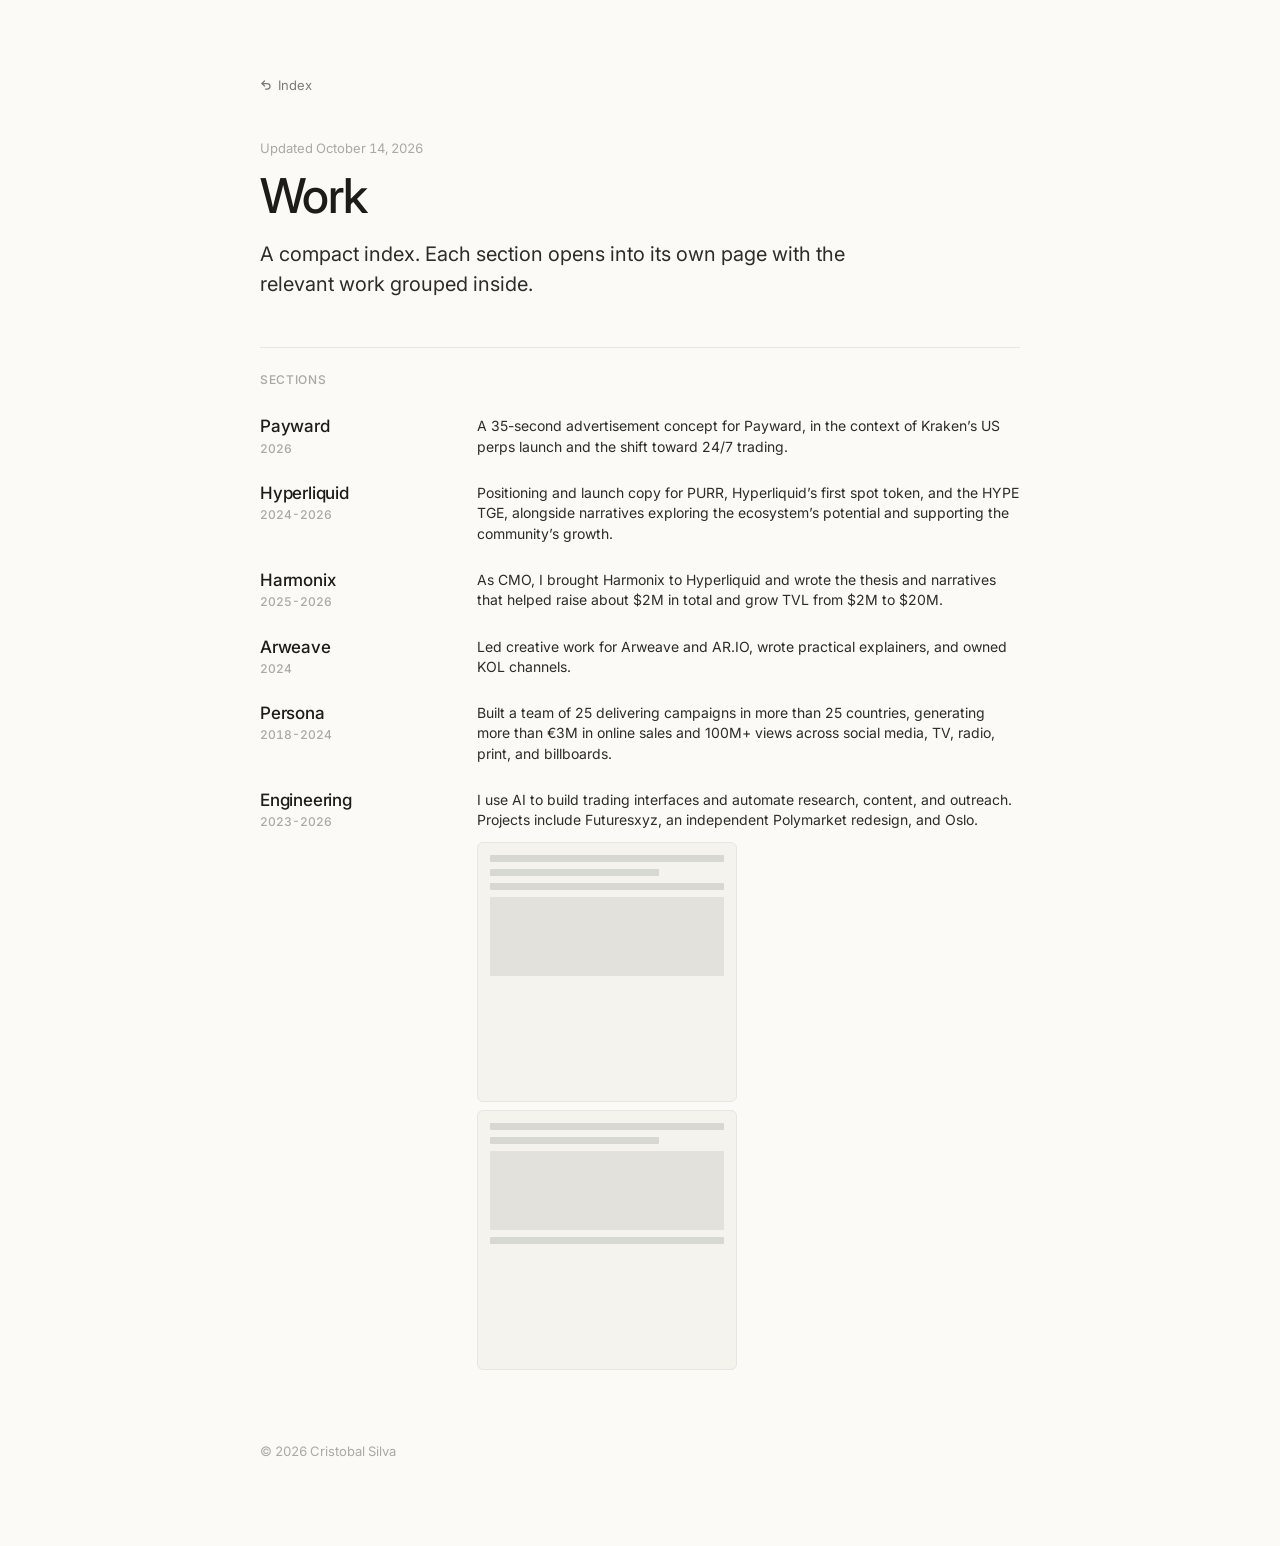
<file: selected-work.html>
<!DOCTYPE html>
<html lang="en">
<head>
  <meta charset="UTF-8" />
  <meta name="viewport" content="width=device-width, initial-scale=1.0" />
  <title>Selected Work - Cristobal Silva</title>
  <style>
    *, *::before, *::after { box-sizing: border-box; margin: 0; padding: 0; }

    body {
      font-family: -apple-system, BlinkMacSystemFont, "Segoe UI", Helvetica, Arial, sans-serif;
      background: #fff;
      color: #111;
      font-size: 16px;
      line-height: 1.62;
      padding: 46px 20px 84px;
    }

    .container {
      max-width: 680px;
      margin: 0 auto;
    }

    .back {
      display: inline-block;
      color: #8f8f8f;
      font-size: 14px;
      text-decoration: none;
      margin-bottom: 42px;
    }

    .back:hover { color: #111; text-decoration: underline; }

    header {
      max-width: 620px;
      margin-bottom: 48px;
    }

    .date {
      color: #a0a0a0;
      font-size: 13px;
      margin-bottom: 12px;
    }

    h1 {
      font-size: clamp(38px, 7vw, 58px);
      font-weight: 520;
      letter-spacing: -0.035em;
      line-height: 1;
      margin-bottom: 18px;
    }

    .intro {
      color: #2b2b2b;
      font-size: clamp(17px, 2vw, 20px);
      line-height: 1.5;
    }

    .group {
      border-top: 1px solid #ededed;
      padding-top: 22px;
      margin-top: 38px;
    }

    .group h2 {
      color: #999;
      font-size: 13px;
      font-weight: 600;
      letter-spacing: 0.08em;
      margin-bottom: 14px;
      text-transform: uppercase;
    }

    .work-link {
      display: grid;
      grid-template-columns: minmax(150px, 0.36fr) 1fr;
      gap: 22px;
      color: #111;
      text-decoration: none;
      padding: 13px 0;
    }

    .work-link span {
      display: flex;
      flex-direction: column;
      font-size: 17px;
      font-weight: 520;
      letter-spacing: -0.015em;
      line-height: 1.25;
    }

    .work-link time {
      color: #aaa;
      font-size: 12px;
      font-weight: 500;
      letter-spacing: 0;
      margin-top: 3px;
    }

    .work-link small {
      color: #666;
      font-size: 14px;
      line-height: 1.45;
      align-self: center;
    }

    .work-link small > em {
      display: block;
      font-style: normal;
    }

    .work-preview {
      display: grid;
      gap: 8px;
      grid-template-columns: repeat(2, minmax(0, 1fr));
      margin-top: 11px;
      max-width: 260px;
    }

    .work-preview > span {
      aspect-ratio: 1 / 1;
      background: #f7f7f7;
      border: 1px solid #ececec;
      display: block;
      overflow: hidden;
    }

    .work-preview img,
    .work-preview video {
      display: block;
      height: 100%;
      object-fit: cover;
      width: 100%;
    }

    .work-preview .contain {
      object-fit: contain;
    }

    .mini-diagram {
      display: grid;
      gap: 7px;
      height: 100%;
      padding: 12px;
    }

    .mini-diagram i,
    .mini-diagram b {
      background: #111;
      border-radius: 999px;
      display: block;
      opacity: 0.12;
    }

    .mini-diagram i { height: 7px; }
    .mini-diagram i:nth-child(2) { width: 72%; }
    .mini-diagram b { align-self: end; height: 34%; opacity: 0.08; width: 100%; }

    .work-link:hover span { text-decoration: underline; text-decoration-thickness: 1px; text-underline-offset: 4px; }

    footer {
      color: #c6c6c6;
      font-size: 13px;
      margin-top: 58px;
    }

    @media (max-width: 700px) {
      body { padding: 32px 18px 64px; font-size: 15px; }
      .back { margin-bottom: 34px; }
      header { margin-bottom: 36px; }
      .group { margin-top: 32px; padding-top: 18px; }
      .work-link {
        grid-template-columns: 1fr;
        gap: 4px;
        padding: 12px 0;
      }
    }
  </style>
  <link rel="stylesheet" href="assets/site-aesthetic.css" />
</head>
<body>
  <main class="container">
    <a class="back" href="index.html"><svg width="12" height="12" viewBox="0 0 24 24" fill="none" stroke="currentColor" stroke-width="2.5" stroke-linecap="round" stroke-linejoin="round" style="vertical-align:-1px;margin-right:2px"><path d="M9 14 4 9l5-5"/><path d="M4 9h10.5a5.5 5.5 0 0 1 5.5 5.5v0a5.5 5.5 0 0 1-5.5 5.5H11"/></svg> Index</a>

    <header>
      <div class="date">Updated October 14, 2026</div>
      <h1>Work</h1>
      <p class="intro">
        A compact index. Each section opens into its own page with the relevant work grouped inside.
      </p>
    </header>

    <section class="group">
      <h2>Sections</h2>
      <a class="work-link" href="payward.html">
          <span>Payward <time>2026</time></span>
          <small>A 35-second advertisement concept for Payward, in the context of Kraken’s US perps launch and the shift toward 24/7 trading.</small>
        </a>
        <a class="work-link" href="hyperliquid-ecosystem.html">
        <span>Hyperliquid <time>2024-2026</time></span>
        <small>Positioning and launch copy for PURR, Hyperliquid’s first spot token, and the HYPE TGE, alongside narratives exploring the ecosystem’s potential and supporting the community’s growth.</small>
      </a>
      <a class="work-link" href="harmonix-finance.html">
        <span>Harmonix <time>2025-2026</time></span>
        <small>As CMO, I brought Harmonix to Hyperliquid and wrote the thesis and narratives that helped raise about $2M in total and grow TVL from $2M to $20M.</small>
      </a>
      <a class="work-link" href="arweave.html">
        <span>Arweave <time>2024</time></span>
        <small>Led creative work for Arweave and AR.IO, wrote practical explainers, and owned KOL channels.</small>
      </a>
      <a class="work-link" href="persona-ltd.html">
        <span>Persona <time>2018-2024</time></span>
        <small>Built a team of 25 delivering campaigns in more than 25 countries, generating more than €3M in online sales and 100M+ views across social media, TV, radio, print, and billboards.</small>
      </a>
      <a class="work-link" href="research.html#oslo-architecture">
        <span>Engineering <time>2023-2026</time></span>
        <small>
          <em>I use AI to build trading interfaces and automate research, content, and outreach. Projects include Futuresxyz, an independent Polymarket redesign, and Oslo.</em>
          <span class="work-preview" aria-label="Engineering preview visuals">
            <span>
              <span class="mini-diagram" aria-hidden="true"><i></i><i></i><i></i><b></b></span>
            </span>
            <span>
              <span class="mini-diagram" aria-hidden="true"><i></i><i></i><b></b><i></i></span>
            </span>
          </span>
        </small>
      </a>
    </section>

    <footer>&copy; 2026 Cristobal Silva</footer>
  </main>
<script>
/* olson analytics - anonymous pageview logging */
(function(){try{
var payload={p:location.pathname,r:document.referrer||null,ua:navigator.userAgent,
lang:navigator.language,scr:screen.width+"x"+screen.height,
sess:(function(){var k="olson_v";var v=sessionStorage.getItem(k);if(!v){v=Math.random().toString(36).slice(2,10);sessionStorage.setItem(k,v);}return v;})()};
fetch("https://fpehmbjobygteafgjovg.supabase.co/rest/v1/site_visits",{method:"POST",
headers:{"Content-Type":"application/json","apikey":"sb_publishable_GHVYBmd9PlFwMPcSrkYcaA_bjjI9Q0H","Authorization":"Bearer sb_publishable_GHVYBmd9PlFwMPcSrkYcaA_bjjI9Q0H","Prefer":"return=minimal"},
body:JSON.stringify({path:payload.p,referrer:payload.r,user_agent:payload.ua,language:payload.lang,screen:payload.scr,session_id:payload.sess}),
keepalive:true}).catch(function(){});
}catch(e){}})();
</script>
</body>
</html>
</file>
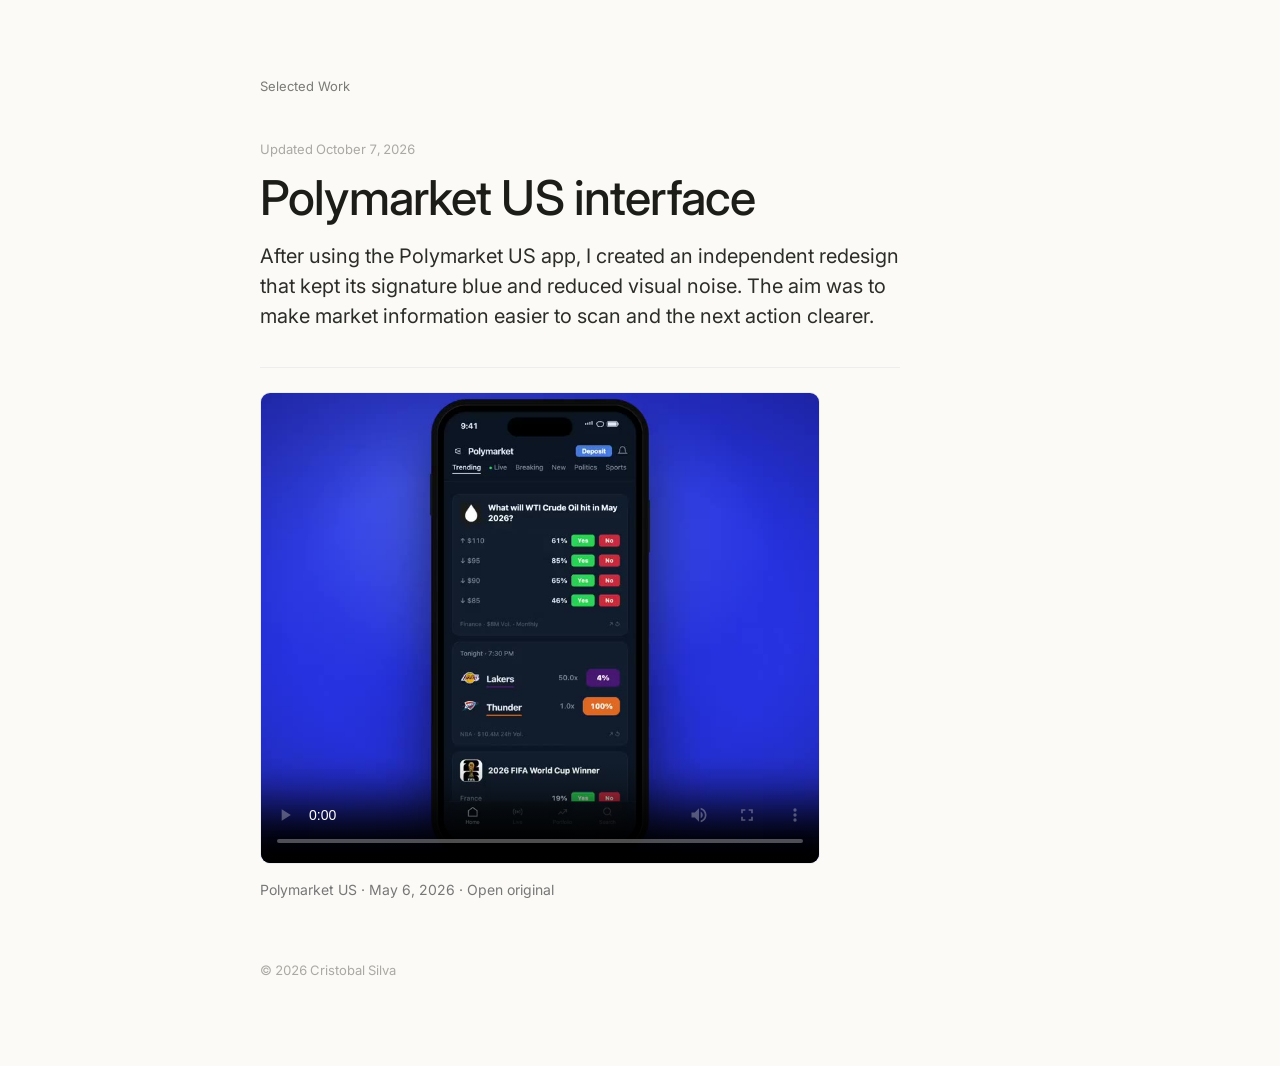
<file: work-mobile-markets.html>
<!DOCTYPE html>
<html lang="en">
<head>
  <meta charset="UTF-8" />
  <meta name="viewport" content="width=device-width, initial-scale=1.0" />
  <title>Polymarket US Interface - Cristobal Silva</title>
  <style>
    *, *::before, *::after { box-sizing: border-box; margin: 0; padding: 0; }

    body {
      font-family: -apple-system, BlinkMacSystemFont, "Segoe UI", Helvetica, Arial, sans-serif;
      background: #fff;
      color: #111;
      font-size: 16px;
      line-height: 1.65;
      padding: 46px 20px 84px;
    }

    .container { max-width: 640px; margin: 0 auto; }

    .back {
      display: inline-block;
      color: #8f8f8f;
      font-size: 14px;
      text-decoration: none;
      margin-bottom: 42px;
    }

    .back:hover { color: #111; text-decoration: underline; }

    header { max-width: 620px; margin-bottom: 36px; }

    .date {
      color: #a0a0a0;
      font-size: 13px;
      margin-bottom: 12px;
    }

    h1 {
      font-size: clamp(38px, 7vw, 58px);
      font-weight: 520;
      letter-spacing: -0.035em;
      line-height: 1;
      margin-bottom: 18px;
    }

    .intro {
      color: #2b2b2b;
      font-size: clamp(17px, 2vw, 20px);
      line-height: 1.5;
    }

    .section {
      border-top: 1px solid #ededed;
      padding-top: 24px;
      max-width: 640px;
    }

    .media {
      aspect-ratio: 427 / 360;
      background: #f8f8f8;
      display: block;
      height: auto;
      object-fit: contain;
      width: min(100%, 560px);
      border: 1px solid #ececec;
      border-radius: 10px;
    }

    .source {
      color: #777;
      display: inline-block;
      font-size: 14px;
      margin-top: 14px;
      text-decoration: none;
    }

    .source:hover { color: #111; text-decoration: underline; }

    footer {
      color: #c6c6c6;
      font-size: 13px;
      margin-top: 58px;
    }

    @media (max-width: 700px) {
      body { padding: 32px 18px 64px; font-size: 15px; }
      .back { margin-bottom: 34px; }
      header { margin-bottom: 30px; }
      .section { padding-top: 20px; }
    }
  </style>
  <link rel="stylesheet" href="assets/site-aesthetic.css" />
</head>
<body>
  <main class="container">
    <a class="back" href="selected-work.html">Selected Work</a>

    <header>
      <div class="date">Updated October 7, 2026</div>
      <h1>Polymarket US interface</h1>
      <p class="intro">
        After using the Polymarket US app, I created an independent redesign that kept its signature blue and reduced visual noise. The aim was to make market information easier to scan and the next action clearer.
      </p>
    </header>

    <section class="section">
      <video class="media" controls playsinline preload="metadata" poster="assets/work-media/mobile-markets-poster.jpg">
        <source src="assets/work-media/mobile-markets.mp4" type="video/mp4" />
      </video>
      <a class="source" href="https://x.com/christophorusan/status/2051887694285091313?s=20" target="_blank" rel="noreferrer">Polymarket US · May 6, 2026 · Open original</a>
    </section>

    <footer>&copy; 2026 Cristobal Silva</footer>
  </main>
<script>
/* olson analytics - anonymous pageview logging */
(function(){try{
var payload={p:location.pathname,r:document.referrer||null,ua:navigator.userAgent,
lang:navigator.language,scr:screen.width+"x"+screen.height,
sess:(function(){var k="olson_v";var v=sessionStorage.getItem(k);if(!v){v=Math.random().toString(36).slice(2,10);sessionStorage.setItem(k,v);}return v;})()};
fetch("https://fpehmbjobygteafgjovg.supabase.co/rest/v1/site_visits",{method:"POST",
headers:{"Content-Type":"application/json","apikey":"sb_publishable_GHVYBmd9PlFwMPcSrkYcaA_bjjI9Q0H","Authorization":"Bearer sb_publishable_GHVYBmd9PlFwMPcSrkYcaA_bjjI9Q0H","Prefer":"return=minimal"},
body:JSON.stringify({path:payload.p,referrer:payload.r,user_agent:payload.ua,language:payload.lang,screen:payload.scr,session_id:payload.sess}),
keepalive:true}).catch(function(){});
}catch(e){}})();
</script>
</body>
</html>
</file>
<file: assets/site-aesthetic.css>
@import url("https://fonts.googleapis.com/css2?family=Inter:wght@100..900&display=swap");

:root {
  --paper: #fbfaf7;
  --ink: #1c1c19;
  --muted: #7b7b76;
  --faint: #aaa9a3;
  --rule: #e8e6df;
  --soft: #f4f3ee;
  --measure: 640px;
  --wide-measure: 760px;
  --mobile-measure: 346px;
}

html {
  background: var(--paper);
  text-rendering: optimizeLegibility;
  -webkit-font-smoothing: antialiased;
}

body {
  background: var(--paper) !important;
  color: var(--ink) !important;
  font-family: "Inter", ui-sans-serif, -apple-system, BlinkMacSystemFont, "Helvetica Neue", Helvetica, Arial, sans-serif !important;
  font-feature-settings: "kern" 1, "liga" 1, "calt" 1;
  letter-spacing: 0 !important;
  overflow-x: hidden;
}

::selection {
  background: #e8e8e4;
  color: var(--ink);
}

.page,
.container {
  max-width: min(var(--wide-measure), calc(100vw - 48px)) !important;
}

.page {
  max-width: min(var(--measure), calc(100vw - 48px)) !important;
}

header {
  max-width: var(--measure) !important;
}

a {
  color: inherit;
  text-decoration-color: rgba(16, 16, 14, 0.22);
  text-decoration-thickness: 1px;
  text-underline-offset: 0.18em;
}

a:hover {
  color: var(--ink) !important;
  text-decoration-color: rgba(16, 16, 14, 0.78) !important;
}

h1 {
  color: var(--ink) !important;
  font-family: "Inter", ui-sans-serif, -apple-system, BlinkMacSystemFont, "Helvetica Neue", Helvetica, Arial, sans-serif !important;
  font-weight: 500 !important;
  letter-spacing: -0.018em !important;
}

.container h1 {
  font-size: clamp(34px, 5vw, 48px) !important;
  line-height: 1.04 !important;
}

h2,
.featured h2,
.story-section h2,
.group h2 {
  color: var(--faint) !important;
  font-size: 12px !important;
  font-weight: 520 !important;
  letter-spacing: 0.055em !important;
  text-transform: uppercase;
}

p,
.intro,
.piece-note,
.case-study p,
.lead-case p,
.writing-link > span,
.work-link small {
  color: #2c2c29 !important;
  overflow-wrap: break-word;
}

.updated,
.date,
time,
footer,
.source-link,
.video-card .source-link,
.arweave-piece .source-link {
  color: var(--faint) !important;
  font-variant-numeric: tabular-nums;
}

.back {
  color: var(--muted) !important;
  font-size: 13px !important;
}

.back::before {
  content: "";
}

.writing-list,
.work-list,
.beliefs li,
.beliefs li:last-child,
.group,
.featured,
.story-section,
.case-study,
.writing-link,
.work-link {
  border-color: var(--rule) !important;
}

.writing-link,
.work-link {
  transition: color 160ms ease, border-color 160ms ease, opacity 160ms ease;
}

.writing-link:hover,
.work-link:hover {
  opacity: 0.72;
  text-decoration: none !important;
}

.writing-link strong,
.work-link span,
.piece-title,
.arweave-piece h3,
.case-study h2 {
  color: var(--ink) !important;
  font-weight: 500 !important;
  letter-spacing: -0.012em !important;
}

.persona-page .case-study h2 {
  color: var(--ink) !important;
  display: block !important;
  font-size: 17px !important;
  font-weight: 620 !important;
  letter-spacing: -0.012em !important;
  line-height: 1.25 !important;
  margin-bottom: 10px !important;
  text-transform: none !important;
}

.persona-page .work-list,
.persona-page .case-study,
.persona-page .closing-note {
  max-width: 620px;
}

.persona-page .lead-case h2 {
  margin-bottom: 14px !important;
}

.persona-page .venue-entry h2 {
  font-size: 16px !important;
  margin-bottom: 2px !important;
}

.contact {
  gap: 8px 20px !important;
}

.contact a {
  color: var(--muted) !important;
  font-size: 13px !important;
}

.media-frame,
.apy-visual,
.work-preview > span,
.photo-grid img,
.case-gallery figure,
.case-gallery img,
.poster-card img,
.video-card video,
.arweave-media video,
.arweave-media img {
  background: var(--soft) !important;
  border-color: var(--rule) !important;
  border-radius: 6px !important;
  box-shadow: none !important;
}

.media-card,
.arweave-piece,
.video-card,
.poster-card,
.case-study {
  scroll-margin-top: 40px;
}

.mini-diagram i,
.mini-diagram b {
  border-radius: 1px !important;
}

@media (min-width: 760px) {
  body {
    padding-top: 72px !important;
  }

  .page {
    padding-top: 42px;
  }

  .page header {
    margin-bottom: 78px !important;
  }

  .page h1 {
    font-size: 21px !important;
    line-height: 1.15 !important;
  }

  .page .intro p {
    font-size: 18px !important;
    line-height: 1.62 !important;
  }
}

@media (max-width: 700px) {
  .page,
  .container {
    margin-left: 0 !important;
    margin-right: auto !important;
    max-width: min(100%, var(--mobile-measure)) !important;
    width: 100% !important;
  }

  h1 {
    letter-spacing: -0.012em !important;
  }

  .writing-link,
  .work-link {
    gap: 5px !important;
  }
}
</file>
